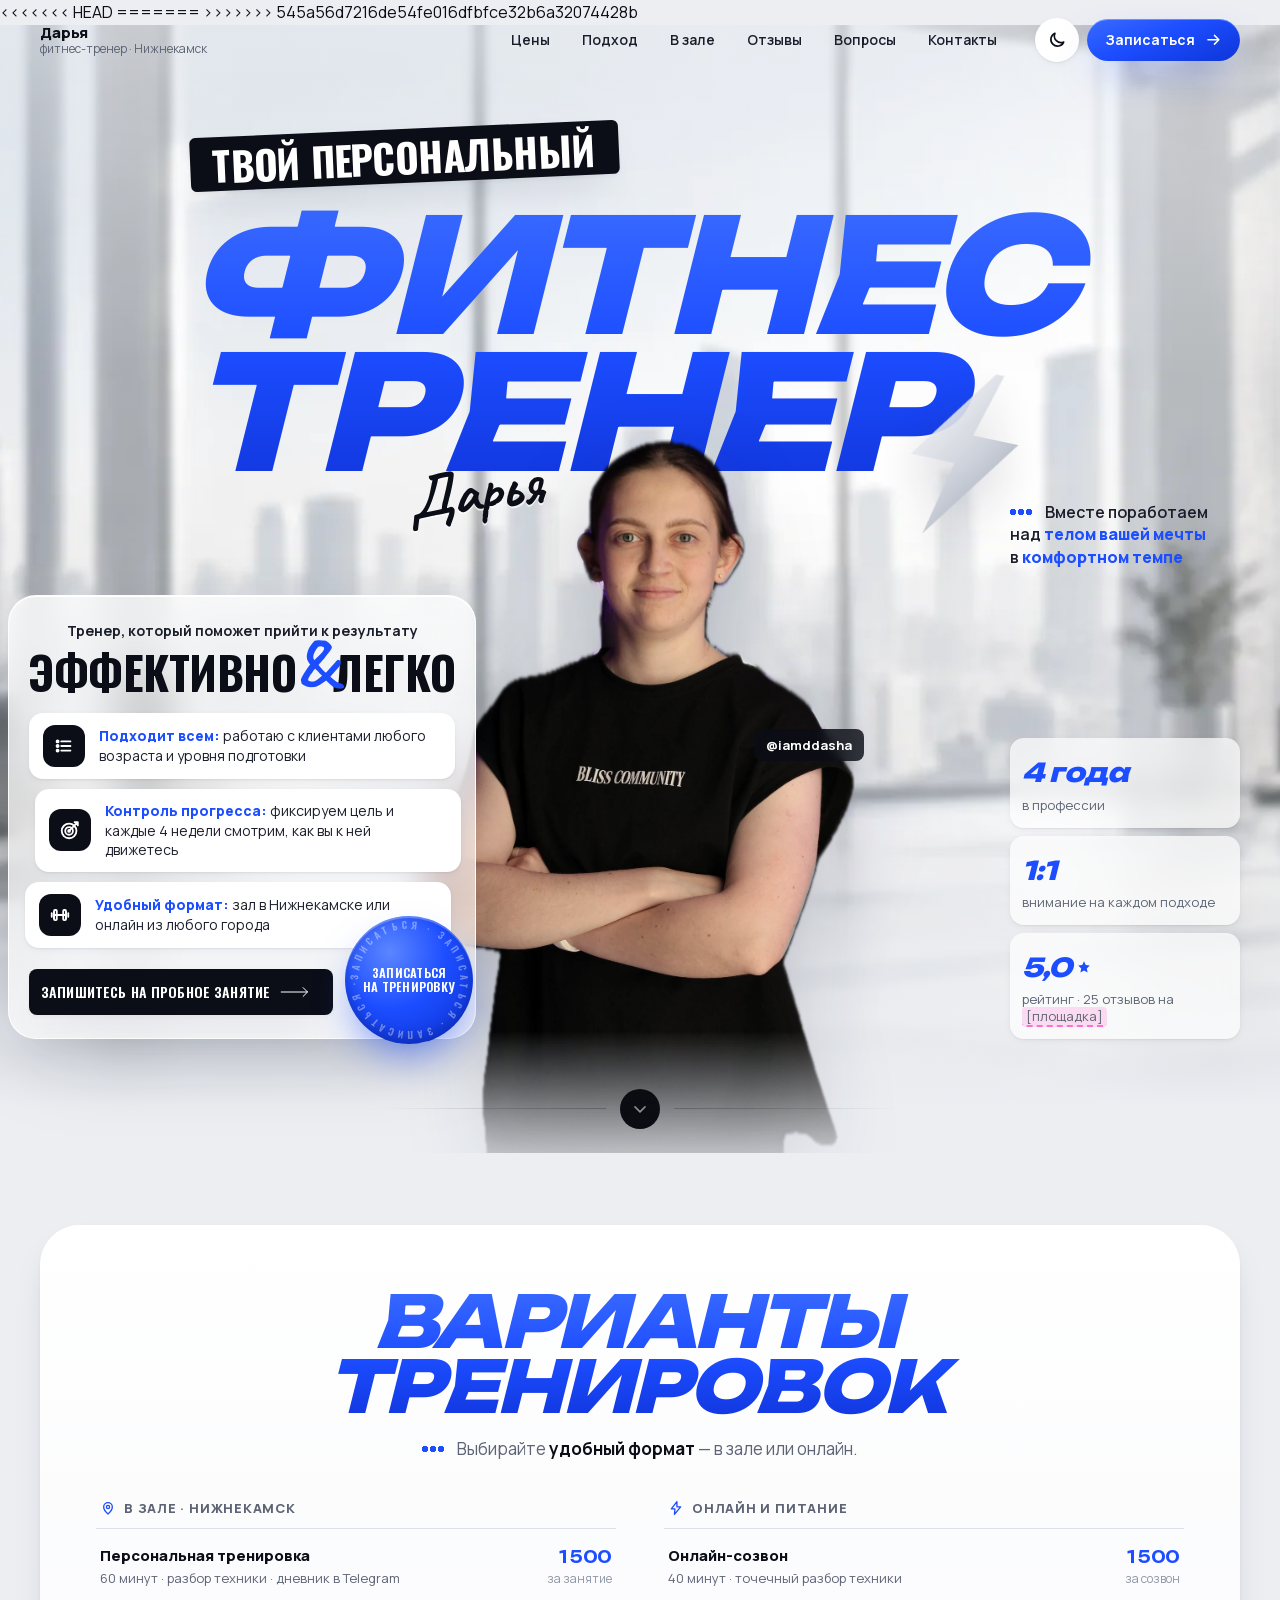
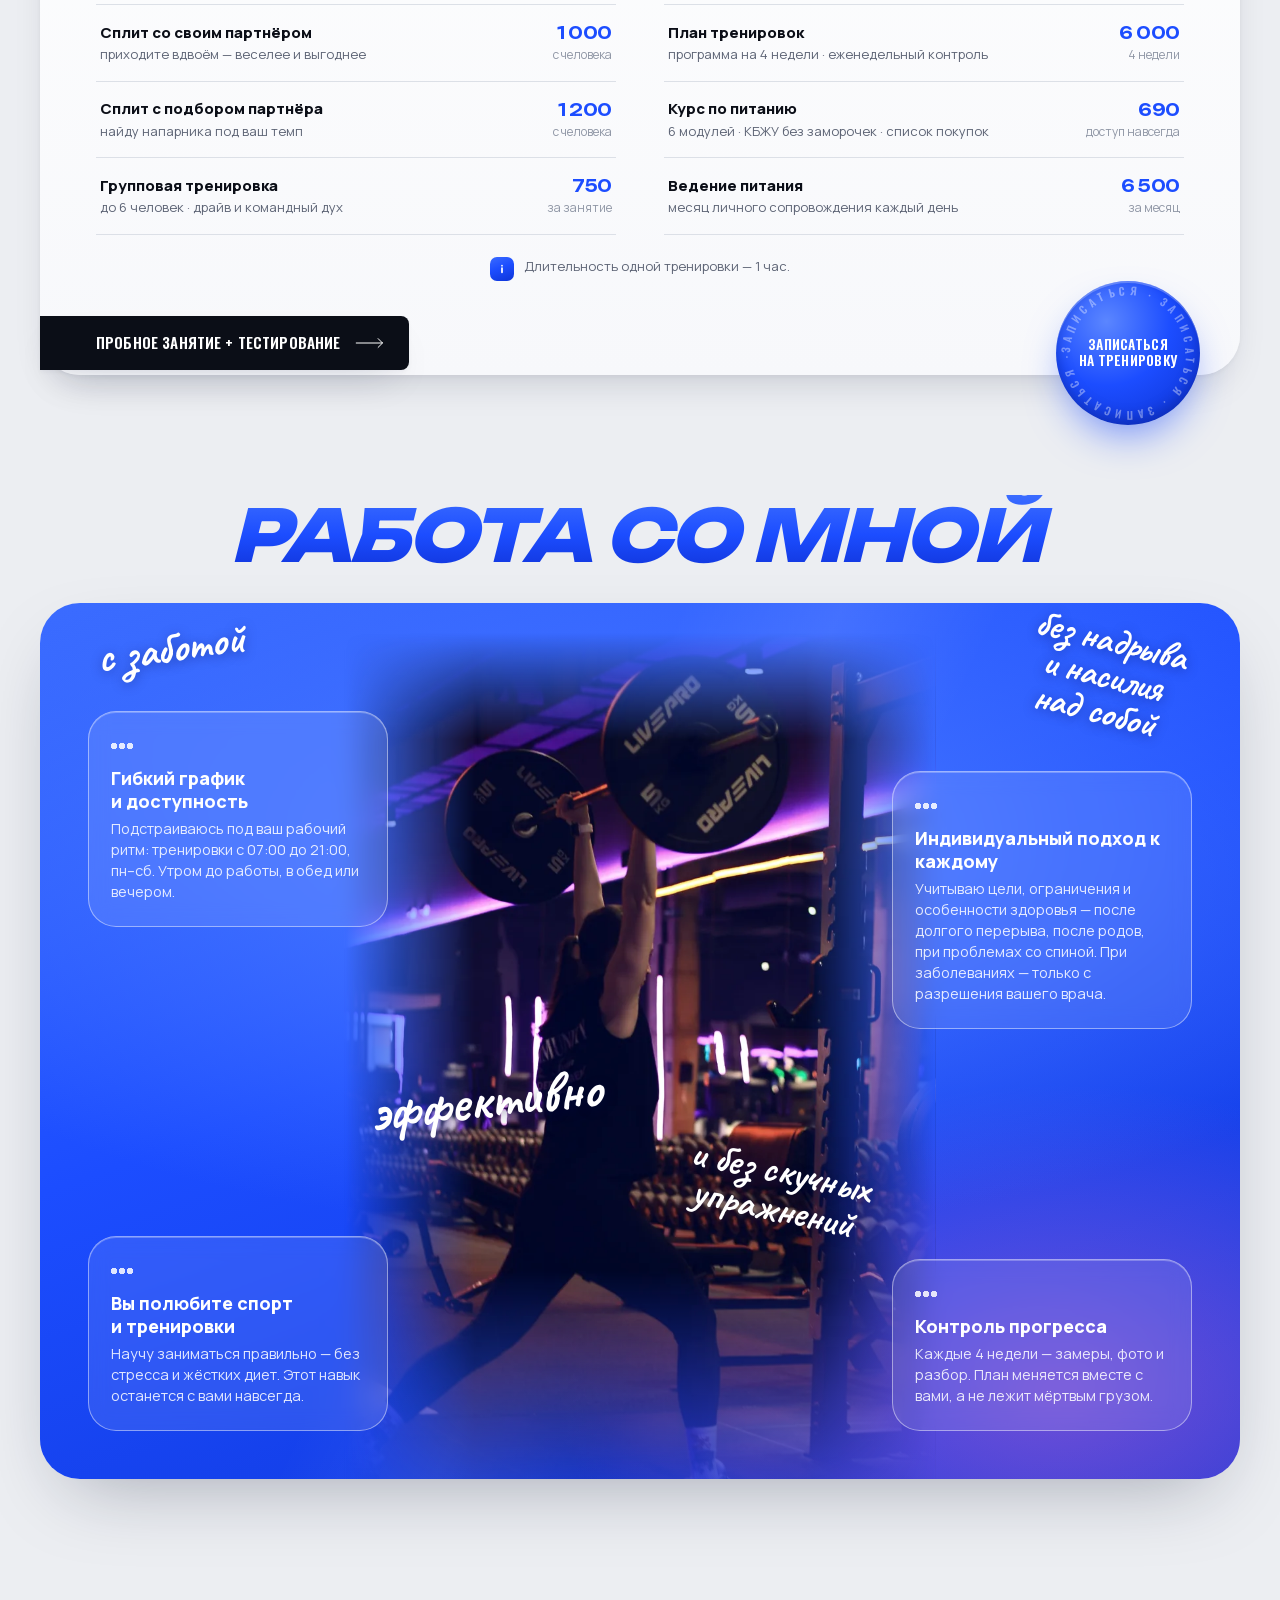
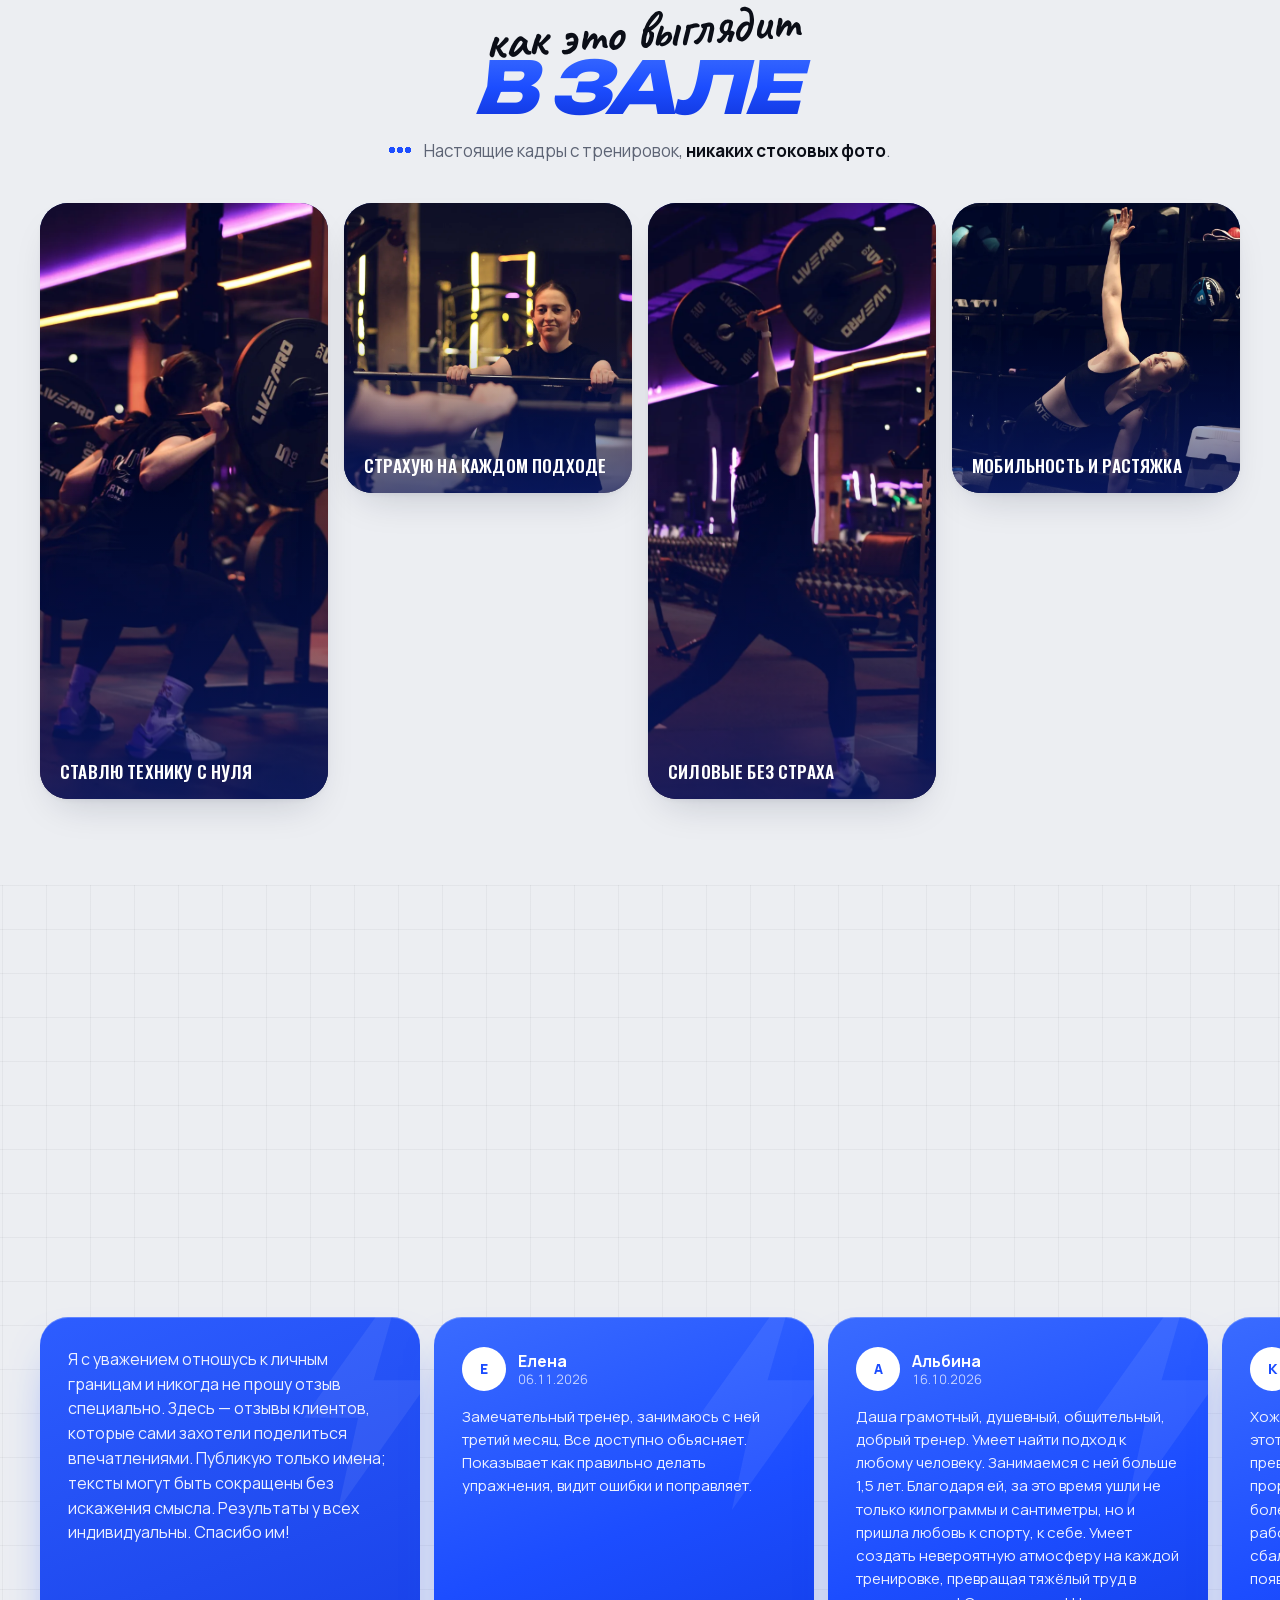
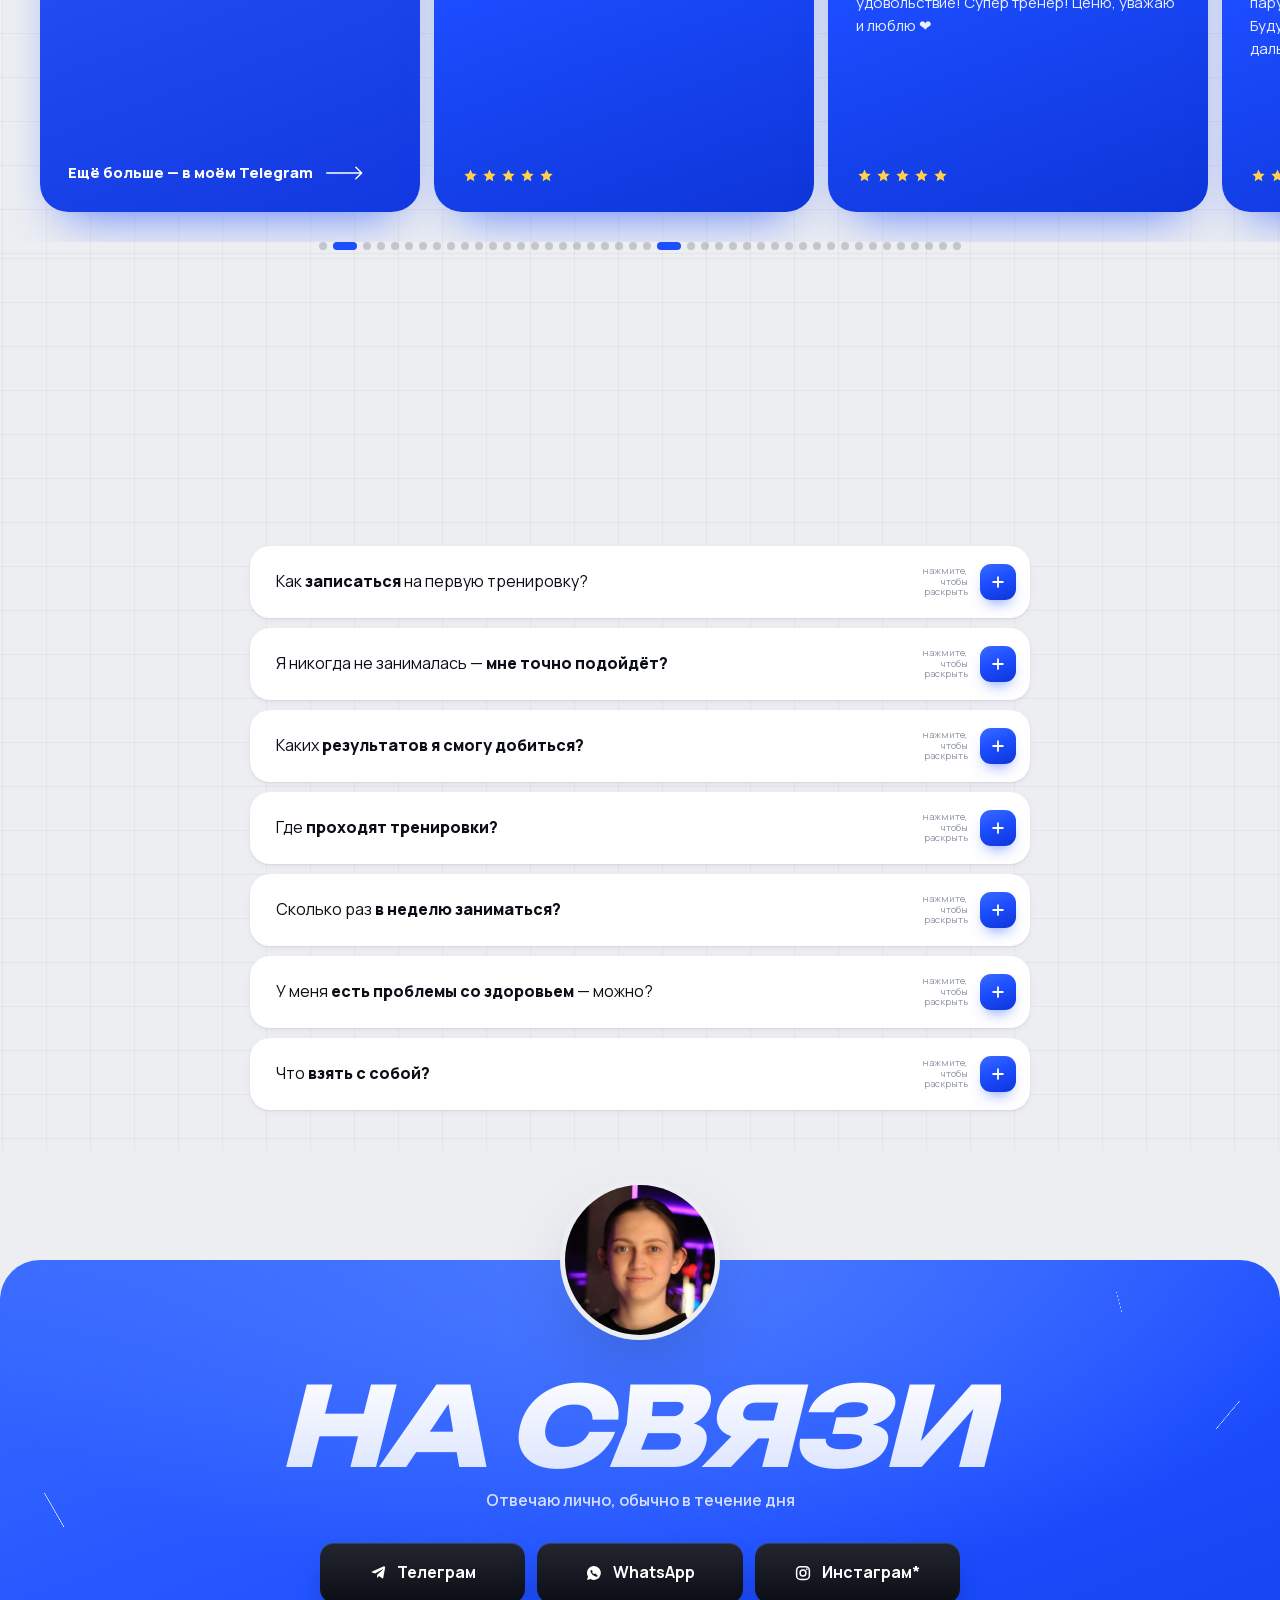
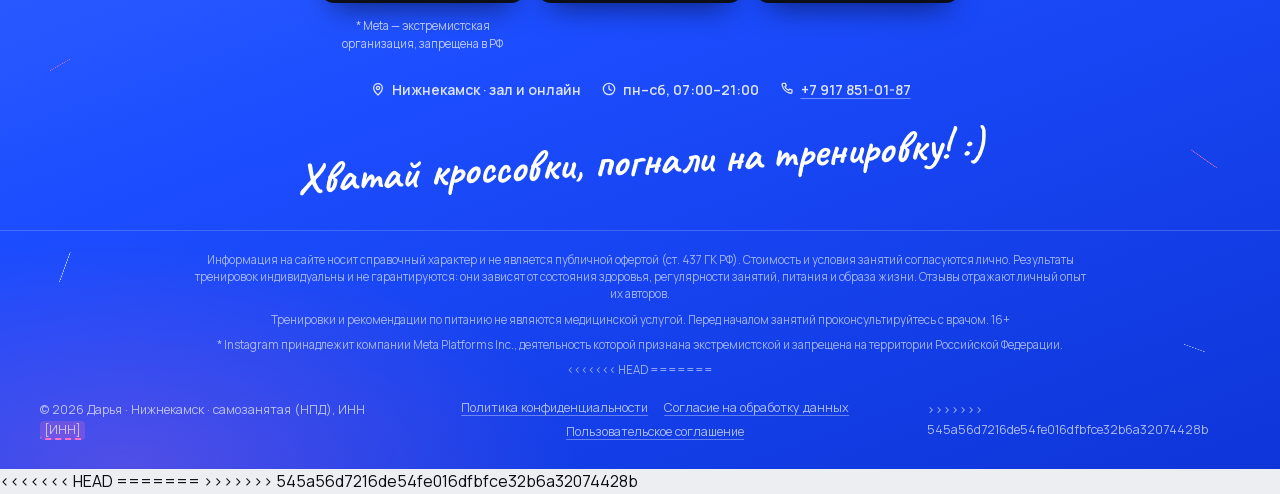
<file: index.html>
<!DOCTYPE html>
<html lang="ru">
<head>
<meta charset="utf-8">
<meta name="viewport" content="width=device-width, initial-scale=1, viewport-fit=cover">
<title>Дарья — персональный фитнес-тренер в Нижнекамске</title>
<meta name="description" content="Персональные, сплит- и групповые тренировки в Нижнекамске и онлайн. Программа под ваш график, питание без жёстких диет, контроль прогресса.">
<meta name="color-scheme" content="light dark">
<meta name="theme-color" content="#ECEEF2" media="(prefers-color-scheme: light)" data-theme-color="light">
<meta name="theme-color" content="#0B0E17" media="(prefers-color-scheme: dark)" data-theme-color="dark">
<script>
  /* apply the saved theme before first paint to avoid a light flash */
  (function () {
    try {
      var t = localStorage.getItem('theme');
      if (t === 'dark' || t === 'light') document.documentElement.setAttribute('data-theme', t);
    } catch (e) { /* storage blocked — follow the system theme */ }
  })();
</script>
<meta name="format-detection" content="telephone=no">
<link rel="canonical" href="https://manath-iq.github.io/trener-bot-site/">

<meta property="og:type" content="website">
<meta property="og:locale" content="ru_RU">
<meta property="og:title" content="Дарья — персональный фитнес-тренер в Нижнекамске">
<meta property="og:description" content="Тренировки в зале и онлайн, сплиты с партнёром, питание и техника. Работаем над телом вашей мечты — без надрыва и скучных упражнений.">
<meta property="og:url" content="https://manath-iq.github.io/trener-bot-site/">
<meta property="og:image" content="https://manath-iq.github.io/trener-bot-site/assets/img/og-cover.png">
<meta name="twitter:card" content="summary_large_image">

<link rel="icon" href="assets/img/favicon.svg" type="image/svg+xml">
<link rel="apple-touch-icon" href="assets/img/favicon.svg">
<link rel="preload" href="assets/fonts/unbounded-800-cyrillic.woff2" as="font" type="font/woff2" crossorigin>
<link rel="preload" href="assets/fonts/manrope-600-cyrillic.woff2" as="font" type="font/woff2" crossorigin>
<link rel="preload" href="assets/img/hero-bg.webp" as="image">
<link rel="stylesheet" href="assets/fonts/fonts.css?v=2">
<<<<<<< HEAD
<link rel="stylesheet" href="assets/css/styles.css?v=11">
=======
<link rel="stylesheet" href="assets/css/styles.css?v=9">
>>>>>>> 545a56d7216de54fe016dfbfce32b6a32074428b
<noscript><style>.cutout__img{opacity:1}.rv{opacity:1;transform:none}</style></noscript>
</head>
<body>

<!-- ============ ICON SPRITE ============ -->
<svg class="sprite" aria-hidden="true" focusable="false" width="0" height="0">
  <defs>
    <symbol id="i-arrow" viewBox="0 0 24 24"><path d="M4 12h15M13 6l6 6-6 6"/></symbol>
    <symbol id="i-arrow-long" viewBox="0 0 48 24"><path d="M2 12h42M37 5l7 7-7 7"/></symbol>
    <symbol id="i-check" viewBox="0 0 24 24"><path d="M4.5 12.5 9.5 17.5 19.5 6.5"/></symbol>
    <symbol id="i-star" viewBox="0 0 24 24"><path d="M12 3.5l2.6 5.6 6.1.8-4.5 4.2 1.2 6-5.4-3-5.4 3 1.2-6L3.3 9.9l6.1-.8z" fill="currentColor" stroke="none"/></symbol>
    <symbol id="i-pin" viewBox="0 0 24 24"><path d="M12 21s6.5-5.6 6.5-10.5A6.5 6.5 0 0 0 5.5 10.5C5.5 15.4 12 21 12 21z"/><circle cx="12" cy="10.5" r="2.4"/></symbol>
    <symbol id="i-clock" viewBox="0 0 24 24"><circle cx="12" cy="12" r="8.5"/><path d="M12 7.5V12l3.2 2"/></symbol>
    <symbol id="i-phone" viewBox="0 0 24 24"><path d="M6.5 3.5h3l1.4 3.6-2 1.5a10.5 10.5 0 0 0 5.5 5.5l1.5-2 3.6 1.4v3c0 1-.8 1.9-1.9 1.9A15.5 15.5 0 0 1 4.6 5.4c0-1 .9-1.9 1.9-1.9z"/></symbol>
    <symbol id="i-list" viewBox="0 0 24 24"><path d="M9 7h10M9 12h10M9 17h10"/><circle cx="5" cy="7" r="1.1" fill="currentColor"/><circle cx="5" cy="12" r="1.1" fill="currentColor"/><circle cx="5" cy="17" r="1.1" fill="currentColor"/></symbol>
    <symbol id="i-target" viewBox="0 0 24 24"><circle cx="11" cy="13" r="8"/><circle cx="11" cy="13" r="4.2"/><circle cx="11" cy="13" r="1" fill="currentColor"/><path d="M11 13 20.5 3.5M17 3.5h3.5V7"/></symbol>
    <symbol id="i-dumbbell" viewBox="0 0 24 24"><path d="M5.5 8.5v7M3 10v4M18.5 8.5v7M21 10v4M5.5 12h13"/><rect x="5.5" y="6.5" width="3" height="11" rx="1"/><rect x="15.5" y="6.5" width="3" height="11" rx="1"/></symbol>
    <symbol id="i-bolt" viewBox="0 0 24 24"><path d="M13.4 2.5 5 13.2h5.4L9.7 21.5 19 10.4h-5.6z"/></symbol>
    <symbol id="i-info" viewBox="0 0 24 24"><path d="M12 10.5v6.5M12 7v.01" stroke-width="2.6"/></symbol>
    <symbol id="i-chevron" viewBox="0 0 24 24"><path d="M6 9.5 12 15.5 18 9.5"/></symbol>
    <symbol id="i-plus" viewBox="0 0 24 24"><path d="M12 5.5v13M5.5 12h13"/></symbol>
    <symbol id="i-close" viewBox="0 0 24 24"><path d="M6 6l12 12M18 6 6 18"/></symbol>
    <symbol id="i-menu" viewBox="0 0 24 24"><path d="M4 8h16M4 16h16"/></symbol>
    <symbol id="i-copy" viewBox="0 0 24 24"><rect x="8.5" y="8.5" width="11" height="11" rx="2.5"/><path d="M15.5 8.5v-1a2.5 2.5 0 0 0-2.5-2.5H7a2.5 2.5 0 0 0-2.5 2.5V13a2.5 2.5 0 0 0 2.5 2.5h1"/></symbol>
    <symbol id="i-tg" viewBox="0 0 24 24"><path d="M21.6 4.3 19 18.4c-.2.9-.7 1.1-1.5.7l-4.1-3-2 1.9c-.2.2-.4.4-.8.4l.3-4.2 7.7-7c.3-.3 0-.5-.5-.2L8.2 12.6l-4.1-1.3c-.9-.3-.9-.9.2-1.3L19.8 3c.8-.3 1.5.2 1.3 1.3z" fill="currentColor" stroke="none"/></symbol>
    <symbol id="i-ig" viewBox="0 0 24 24"><rect x="3.5" y="3.5" width="17" height="17" rx="5"/><circle cx="12" cy="12" r="3.9"/><circle cx="17.1" cy="6.9" r="1.15" fill="currentColor" stroke="none"/></symbol>
    <symbol id="i-sun" viewBox="0 0 24 24"><circle cx="12" cy="12" r="4"/><path d="M12 2.5v2M12 19.5v2M4.6 4.6 6 6M18 18l1.4 1.4M2.5 12h2M19.5 12h2M4.6 19.4 6 18M18 6l1.4-1.4"/></symbol>
    <symbol id="i-moon" viewBox="0 0 24 24"><path d="M20 14.5A8 8 0 0 1 9.5 4a8 8 0 1 0 10.5 10.5z"/></symbol>
    <symbol id="i-wa" viewBox="0 0 24 24"><path d="M12 2.6a9.3 9.3 0 0 0-7.9 14.2l-1.4 4.6 4.7-1.3A9.3 9.3 0 1 0 12 2.6zm5.1 13c-.2.6-1.2 1.2-1.7 1.3-.5.1-1 .1-1.7-.1a11.8 11.8 0 0 1-5.8-5.1c-.4-.7-.6-1.4-.5-2 0-.5.5-1.4 1-1.6.3-.1.7-.1.9.1l.8 1.4c.1.2.1.4 0 .6l-.4.5c-.1.2-.2.3 0 .6.4.7 1.4 1.7 2.2 2.1.3.1.4.1.6-.1l.5-.5c.2-.2.4-.2.6-.1l1.4.8c.2.2.3.5.2.8z" fill="currentColor" stroke="none"/></symbol>
  </defs>
</svg>

<a class="skiplink" href="#hero">К содержанию</a>

<div class="progress" aria-hidden="true"><span class="progress__bar" data-progress></span></div>

<!-- ============ NAV ============ -->
<header class="nav" data-nav>
  <div class="shell nav__inner">
    <a class="brand" href="#hero" aria-label="Дарья — на главную">
      <span class="brand__text"><b>Дарья</b><i>фитнес-тренер · Нижнекамск</i></span>
    </a>

    <nav class="nav__links" aria-label="Основная навигация">
      <a href="#formats">Цены</a>
      <a href="#work">Подход</a>
      <a href="#gym">В зале</a>
      <a href="#reviews">Отзывы</a>
      <a href="#faq">Вопросы</a>
      <a href="#contact">Контакты</a>
    </nav>

    <div class="nav__side">
      <button class="themebtn" type="button" data-theme-toggle aria-label="Тёмная тема" aria-pressed="false">
        <svg class="ic themebtn__moon" aria-hidden="true"><use href="#i-moon"/></svg>
        <svg class="ic themebtn__sun" aria-hidden="true"><use href="#i-sun"/></svg>
      </button>
      <button class="btn btn--primary btn--sm nav__cta" type="button" data-open-modal>
        <span>Записаться</span>
        <svg class="ic" aria-hidden="true"><use href="#i-arrow"/></svg>
      </button>
      <button class="burger" type="button" aria-label="Меню" aria-expanded="false" data-burger>
        <svg class="ic" aria-hidden="true"><use href="#i-menu"/></svg>
      </button>
    </div>
  </div>

  <div class="nav__panel" data-nav-panel hidden>
    <a href="#formats">Варианты тренировок</a>
    <a href="#work">Работа со мной</a>
    <a href="#gym">В зале</a>
    <a href="#reviews">Отзывы</a>
    <a href="#faq">Частые вопросы</a>
    <a href="#contact">На связи</a>
    <button class="nav__theme" type="button" data-theme-toggle aria-pressed="false">
      <svg class="ic themebtn__moon" aria-hidden="true"><use href="#i-moon"/></svg>
      <svg class="ic themebtn__sun" aria-hidden="true"><use href="#i-sun"/></svg>
      <span data-theme-label>Тёмная тема</span>
    </button>
    <button class="btn btn--primary btn--wide" type="button" data-open-modal>
      <span>Записаться на тренировку</span>
      <svg class="ic" aria-hidden="true"><use href="#i-arrow"/></svg>
    </button>
  </div>
</header>

<main>

<!-- ============ HERO ============ -->
<section class="hero" id="hero">
  <div class="hero__bg" aria-hidden="true"></div>

  <div class="shell hero__stage">
    <div class="hero__head">
      <div class="hero__titlebox">
        <span class="label rv" data-reveal>Твой персональный</span>
        <h1 class="hero__title display rv" data-reveal style="--i:1">
          <span>Фитнес</span>
          <span>тренер</span>
        </h1>
        <p class="hero__sub rv" data-reveal style="--i:2">
          <span class="dots" aria-hidden="true"></span>
          Вместе поработаем над <b>телом вашей мечты</b> в&nbsp;<b>комфортном темпе</b>
        </p>
      </div>
    </div>

    <div class="hero__media">
      <svg class="hero__bolt" viewBox="0 0 100 130" aria-hidden="true" data-parallax="0.08">
        <defs>
          <linearGradient id="bolt-g" x1="0" y1="0" x2="1" y2="1">
            <stop offset="0" stop-color="#FFFFFF"/>
            <stop offset=".55" stop-color="#C9CED8"/>
            <stop offset="1" stop-color="#8E96A6"/>
          </linearGradient>
        </defs>
        <path d="M62 4 14 72h32L34 126l54-76H55L68 4z" fill="url(#bolt-g)"/>
      </svg>

      <figure class="cutout cutout--hero" data-cutout>
        <img class="cutout__img" src="assets/img/daria-hero.webp?v=2" alt="Дарья, персональный фитнес-тренер" width="1024" height="1813" fetchpriority="high">
      </figure>

      <span class="hero__sign script" aria-hidden="true">Дарья</span>
      <span class="hero__handle">@iamddasha</span>
    </div>

    <div class="hero__card glass rv" data-reveal style="--i:3">
      <p class="hero__kicker">Тренер, который поможет прийти к результату</p>
      <p class="hero__motto"><span>Эффективно</span><span class="amp script" aria-hidden="true">&amp;</span><span>легко</span></p>

      <ul class="perks">
        <li class="perk">
          <span class="perk__ic"><svg class="ic" aria-hidden="true"><use href="#i-list"/></svg></span>
          <p><b>Подходит всем:</b> работаю с клиентами любого возраста и уровня подготовки</p>
        </li>
        <li class="perk">
          <span class="perk__ic"><svg class="ic" aria-hidden="true"><use href="#i-target"/></svg></span>
          <p><b>Контроль прогресса:</b> фиксируем цель и каждые 4 недели смотрим, как вы к ней движетесь</p>
        </li>
        <li class="perk">
          <span class="perk__ic"><svg class="ic" aria-hidden="true"><use href="#i-dumbbell"/></svg></span>
          <p><b>Удобный формат:</b> зал в Нижнекамске или онлайн из любого города</p>
        </li>
      </ul>

      <div class="cta-row">
        <button class="strip" type="button" data-open-modal data-preset="Пробная тренировка">
          <span>Запишитесь на пробное занятие</span>
          <svg class="ic" aria-hidden="true"><use href="#i-arrow-long"/></svg>
        </button>
        <button class="badge" type="button" data-open-modal data-magnetic aria-label="Записаться на тренировку">
          <svg class="badge__ring" viewBox="0 0 200 200" aria-hidden="true">
            <path id="ring-1" d="M100 100m-80 0a80 80 0 1 1 160 0a80 80 0 1 1-160 0" fill="none"/>
            <text><textPath href="#ring-1" textLength="500">ЗАПИСАТЬСЯ · ЗАПИСАТЬСЯ · ЗАПИСАТЬСЯ · </textPath></text>
          </svg>
          <span class="badge__text">Записаться<br>на тренировку</span>
        </button>
      </div>
    </div>

    <dl class="hero__stats rv" data-reveal style="--i:4">
      <div><dt>4 года</dt><dd>в профессии</dd></div>
      <div><dt>1:1</dt><dd>внимание на каждом подходе</dd></div>
      <div><dt>5,0<svg class="ic" aria-hidden="true"><use href="#i-star"/></svg></dt><dd>рейтинг · 25 отзывов на <span class="ph">[площадка]</span></dd></div>
    </dl>
  </div>

  <a class="scrollcue" href="#formats" aria-label="Листать дальше">
    <span class="scrollcue__btn"><svg class="ic" aria-hidden="true"><use href="#i-chevron"/></svg></span>
  </a>
</section>

<!-- ============ PRICES ============ -->
<section class="sec" id="formats">
  <div class="shell">
    <div class="panel prices rv" data-reveal>
      <h2 class="display display--center">Варианты<br>тренировок</h2>
      <p class="lead lead--center">
        <span class="dots" aria-hidden="true"></span>
        Выбирайте <b>удобный формат</b> — в зале или онлайн.
      </p>

      <div class="pricing">
        <div class="pricegroup">
          <h3 class="pricegroup__title"><svg class="ic" aria-hidden="true"><use href="#i-pin"/></svg>В зале · Нижнекамск</h3>
          <ul class="pricelist">
            <li class="pricerow">
              <span class="pricerow__main"><b>Персональная тренировка</b><i>60 минут · разбор техники · дневник в Telegram</i></span>
              <span class="pricerow__price"><span class="pricebox"><b>1 500</b><i>за занятие</i></span></span>
            </li>
            <li class="pricerow">
              <span class="pricerow__main"><b>Сплит со своим партнёром</b><i>приходите вдвоём — веселее и выгоднее</i></span>
              <span class="pricerow__price"><span class="pricebox"><b>1 000</b><i>с человека</i></span></span>
            </li>
            <li class="pricerow">
              <span class="pricerow__main"><b>Сплит с подбором партнёра</b><i>найду напарника под ваш темп</i></span>
              <span class="pricerow__price"><span class="pricebox"><b>1 200</b><i>с человека</i></span></span>
            </li>
            <li class="pricerow">
              <span class="pricerow__main"><b>Групповая тренировка</b><i>до 6 человек · драйв и командный дух</i></span>
              <span class="pricerow__price"><span class="pricebox"><b>750</b><i>за занятие</i></span></span>
            </li>
          </ul>
        </div>

        <div class="pricegroup">
          <h3 class="pricegroup__title"><svg class="ic" aria-hidden="true"><use href="#i-bolt"/></svg>Онлайн и питание</h3>
          <ul class="pricelist">
            <li class="pricerow">
              <span class="pricerow__main"><b>Онлайн-созвон</b><i>40 минут · точечный разбор техники</i></span>
              <span class="pricerow__price"><span class="pricebox"><b>1 500</b><i>за созвон</i></span></span>
            </li>
            <li class="pricerow">
              <span class="pricerow__main"><b>План тренировок</b><i>программа на 4 недели · еженедельный контроль</i></span>
              <span class="pricerow__price"><span class="pricebox"><b>6 000</b><i>4 недели</i></span></span>
            </li>
            <li class="pricerow">
              <span class="pricerow__main"><b>Курс по питанию</b><i>6 модулей · КБЖУ без заморочек · список покупок</i></span>
              <span class="pricerow__price"><span class="pricebox"><b>690</b><i>доступ навсегда</i></span></span>
            </li>
            <li class="pricerow">
              <span class="pricerow__main"><b>Ведение питания</b><i>месяц личного сопровождения каждый день</i></span>
              <span class="pricerow__price"><span class="pricebox"><b>6 500</b><i>за месяц</i></span></span>
            </li>
          </ul>
        </div>
      </div>

      <p class="note">
        <span class="note__ic"><svg class="ic" aria-hidden="true"><use href="#i-info"/></svg></span>
        Длительность одной тренировки — 1 час.
      </p>

      <div class="cta-row cta-row--panel">
        <button class="strip" type="button" data-open-modal data-preset="Пробная тренировка">
          <span>Пробное занятие + тестирование</span>
          <svg class="ic" aria-hidden="true"><use href="#i-arrow-long"/></svg>
        </button>
        <button class="badge" type="button" data-open-modal data-magnetic aria-label="Записаться на тренировку">
          <svg class="badge__ring" viewBox="0 0 200 200" aria-hidden="true">
            <path id="ring-2" d="M100 100m-80 0a80 80 0 1 1 160 0a80 80 0 1 1-160 0" fill="none"/>
            <text><textPath href="#ring-2" textLength="500">ЗАПИСАТЬСЯ · ЗАПИСАТЬСЯ · ЗАПИСАТЬСЯ · </textPath></text>
          </svg>
          <span class="badge__text">Записаться<br>на тренировку</span>
        </button>
      </div>
    </div>
  </div>
</section>

<!-- ============ WORK WITH ME ============ -->
<section class="sec" id="work">
  <div class="shell">
    <h2 class="display display--center rv" data-reveal>Работа со мной</h2>

    <div class="work rv" data-reveal style="--i:1">
      <div class="work__photo" aria-hidden="true">
        <img src="assets/img/gym-press.webp" alt="" width="900" height="1350" loading="lazy">
      </div>

      <span class="script work__s work__s--1" aria-hidden="true">с заботой</span>
      <span class="script work__s work__s--2" aria-hidden="true">без надрыва<br>и насилия<br>над собой</span>
      <span class="script work__s work__s--3" aria-hidden="true">эффективно</span>
      <span class="script work__s work__s--4" aria-hidden="true">и без скучных<br>упражнений</span>

      <article class="wcard wcard--1">
        <span class="dots dots--light" aria-hidden="true"></span>
        <h3>Гибкий график и&nbsp;доступность</h3>
        <p>Подстраиваюсь под ваш рабочий ритм: тренировки с 07:00 до 21:00, пн–сб. Утром до работы, в обед или вечером.</p>
      </article>
      <article class="wcard wcard--2">
        <span class="dots dots--light" aria-hidden="true"></span>
        <h3>Индивидуальный подход к каждому</h3>
        <p>Учитываю цели, ограничения и особенности здоровья — после долгого перерыва, после родов, при проблемах со спиной. При заболеваниях — только с разрешения вашего врача.</p>
      </article>
      <article class="wcard wcard--3">
        <span class="dots dots--light" aria-hidden="true"></span>
        <h3>Вы полюбите спорт и&nbsp;тренировки</h3>
        <p>Научу заниматься правильно — без стресса и жёстких диет. Этот навык останется с вами навсегда.</p>
      </article>
      <article class="wcard wcard--4">
        <span class="dots dots--light" aria-hidden="true"></span>
        <h3>Контроль прогресса</h3>
        <p>Каждые 4 недели — замеры, фото и разбор. План меняется вместе с вами, а не лежит мёртвым грузом.</p>
      </article>
    </div>
  </div>
</section>

<!-- ============ IN THE GYM ============ -->
<section class="sec" id="gym">
  <div class="shell">
    <header class="gymhead">
      <span class="script gymhead__pre rv" data-reveal>как это выглядит</span>
      <h2 class="display display--center rv" data-reveal style="--i:1">В зале</h2>
      <p class="lead lead--center rv" data-reveal style="--i:2">
        <span class="dots" aria-hidden="true"></span>
        Настоящие кадры с тренировок, <b>никаких стоковых фото</b>.
      </p>
    </header>

    <div class="gym">
      <figure class="gym__item gym__item--tall rv" data-reveal style="--i:1; --pos: 50% 60%">
        <img src="assets/img/gym-squat.webp" alt="Дарья приседает со штангой в силовой раме" width="900" height="1350" loading="lazy">
        <figcaption>Ставлю технику с нуля</figcaption>
      </figure>
      <figure class="gym__item rv" data-reveal style="--i:2; --pos: 60% 40%">
        <img src="assets/img/gym-coach.webp" alt="Дарья берёт гриф, рядом страхующий" width="900" height="1350" loading="lazy">
        <figcaption>Страхую на каждом подходе</figcaption>
      </figure>
      <figure class="gym__item gym__item--tall rv" data-reveal style="--i:3; --pos: 40% 50%">
        <img src="assets/img/gym-press.webp" alt="Дарья выжимает штангу над головой в выпаде" width="900" height="1350" loading="lazy">
        <figcaption>Силовые без страха</figcaption>
      </figure>
      <figure class="gym__item rv" data-reveal style="--i:4; --pos: 50% 62%">
        <img src="assets/img/gym-stretch.webp" alt="Дарья делает растяжку с поворотом корпуса на коврике" width="900" height="1350" loading="lazy">
        <figcaption>Мобильность и растяжка</figcaption>
      </figure>
      <figure class="gym__item rv" data-reveal style="--i:5; --pos: 50% 55%">
        <img src="assets/img/gym-goblet.webp" alt="Дарья делает гоблет-присед с гантелью" width="900" height="1350" loading="lazy">
        <figcaption>Ноги и ягодицы</figcaption>
      </figure>
      <figure class="gym__item rv" data-reveal style="--i:6; --pos: 50% 65%">
        <img src="assets/img/gym-kit.webp" alt="Гантели, гиря и блин на полу зала" width="900" height="1350" loading="lazy">
        <figcaption>Веса подберу под вас</figcaption>
      </figure>
    </div>

    <div class="gym__cta rv" data-reveal>
      <button class="strip" type="button" data-open-modal data-preset="Пробная тренировка">
        <span>Хочу на пробную тренировку</span>
        <svg class="ic" aria-hidden="true"><use href="#i-arrow-long"/></svg>
      </button>
    </div>
  </div>
</section>

<!-- ============ REVIEWS ============ -->
<section class="sec sec--grid" id="reviews">
  <div class="shell">
    <header class="revhead">
      <span class="script revhead__pre rv" data-reveal>ваши</span>
      <h2 class="display display--huge revhead__title rv" data-reveal style="--i:1">отзывы</h2>
      <div class="revhead__side rv" data-reveal style="--i:2">
        <span class="rating"><b>5,0</b><svg class="ic" aria-hidden="true"><use href="#i-star"/></svg><i>25 отзывов</i></span>
        <div class="rev-nav">
          <button class="round-btn round-btn--prev" type="button" data-rev-prev aria-label="Предыдущий отзыв">
            <svg class="ic" aria-hidden="true"><use href="#i-arrow"/></svg>
          </button>
          <button class="round-btn" type="button" data-rev-next aria-label="Следующий отзыв">
            <svg class="ic" aria-hidden="true"><use href="#i-arrow"/></svg>
          </button>
        </div>
      </div>
    </header>
  </div>

  <div class="reviews" data-reviews>
    <div class="reviews__track" data-rev-track tabindex="0" aria-label="Отзывы клиентов, листаются в сторону">

      <article class="review review--intro">
        <p>Я с уважением отношусь к личным границам и никогда не прошу отзыв специально. Здесь — отзывы клиентов, которые сами захотели поделиться впечатлениями. Публикую только имена; тексты могут быть сокращены без искажения смысла. Результаты у всех индивидуальны. Спасибо им!</p>
        <a class="review__more" href="https://t.me/iamddasha1" target="_blank" rel="noopener noreferrer">
          <span>Ещё больше — в моём Telegram</span>
          <svg class="ic" aria-hidden="true"><use href="#i-arrow-long"/></svg>
        </a>
      </article>

      <article class="review">
        <div class="review__top">
          <span class="review__ava" aria-hidden="true">Е</span>
          <div class="review__who"><b>Елена</b><time datetime="2026-11-06">06.11.2026</time></div>
        </div>
        <p>Замечательный тренер, занимаюсь с ней третий месяц. Все доступно обьясняет. Показывает как правильно делать упражнения, видит ошибки и поправляет.</p>
        <span class="stars" role="img" aria-label="Оценка 5 из 5"><svg class="ic" aria-hidden="true"><use href="#i-star"/></svg><svg class="ic" aria-hidden="true"><use href="#i-star"/></svg><svg class="ic" aria-hidden="true"><use href="#i-star"/></svg><svg class="ic" aria-hidden="true"><use href="#i-star"/></svg><svg class="ic" aria-hidden="true"><use href="#i-star"/></svg></span>
      </article>

      <article class="review">
        <div class="review__top">
          <span class="review__ava" aria-hidden="true">А</span>
          <div class="review__who"><b>Альбина</b><time datetime="2026-10-16">16.10.2026</time></div>
        </div>
        <p>Даша грамотный, душевный, общительный, добрый тренер. Умеет найти подход к любому человеку. Занимаемся с ней больше 1,5 лет. Благодаря ей, за это время ушли не только килограммы и сантиметры, но и пришла любовь к спорту, к себе. Умеет создать невероятную атмосферу на каждой тренировке, превращая тяжёлый труд в удовольствие! Супер тренер! Ценю, уважаю и люблю ❤️</p>
        <span class="stars" role="img" aria-label="Оценка 5 из 5"><svg class="ic" aria-hidden="true"><use href="#i-star"/></svg><svg class="ic" aria-hidden="true"><use href="#i-star"/></svg><svg class="ic" aria-hidden="true"><use href="#i-star"/></svg><svg class="ic" aria-hidden="true"><use href="#i-star"/></svg><svg class="ic" aria-hidden="true"><use href="#i-star"/></svg></span>
      </article>

      <article class="review">
        <div class="review__top">
          <span class="review__ava" aria-hidden="true">К</span>
          <div class="review__who"><b>Кристина</b><time datetime="2026-09-16">16.09.2026</time></div>
        </div>
        <p>Хожу на тренировки в Дарье уже месяц. За этот короткий промежуток уже увидела превосходные результаты в зеркале, прорисовался пресс, поднялась попа, стала более выносливой, когда поднимаюсь на работу не запыхаюсь. Дарья составила сбалансированный рацион питания. У меня появилась легкость в желудке и я сбросила пару лишних килограмм. Огромное спасибо! Буду продолжать тренироваться с Вами дальше! Чмок</p>
        <span class="stars" role="img" aria-label="Оценка 5 из 5"><svg class="ic" aria-hidden="true"><use href="#i-star"/></svg><svg class="ic" aria-hidden="true"><use href="#i-star"/></svg><svg class="ic" aria-hidden="true"><use href="#i-star"/></svg><svg class="ic" aria-hidden="true"><use href="#i-star"/></svg><svg class="ic" aria-hidden="true"><use href="#i-star"/></svg></span>
      </article>

      <article class="review">
        <div class="review__top">
          <span class="review__ava" aria-hidden="true">А</span>
          <div class="review__who"><b>Анастасия</b><time datetime="2026-09-15">15.09.2026</time></div>
        </div>
        <p>Знаю Дарью давно, занималась под ее руководством в другом клубе. Также вместе ездили на Гонку Героев, уже знакома с ней 6 лет. Дарья очень отзывчивый, добрый, мотивирующий тренер. Четко и понятно показывает и объясняет! Она подготовит вас и к соревнованиям, ГТО, а если вы новичок, то поставит технику и всему научит, а также составит план питания. Рекомендую!</p>
        <span class="stars" role="img" aria-label="Оценка 5 из 5"><svg class="ic" aria-hidden="true"><use href="#i-star"/></svg><svg class="ic" aria-hidden="true"><use href="#i-star"/></svg><svg class="ic" aria-hidden="true"><use href="#i-star"/></svg><svg class="ic" aria-hidden="true"><use href="#i-star"/></svg><svg class="ic" aria-hidden="true"><use href="#i-star"/></svg></span>
      </article>

      <article class="review">
        <div class="review__top">
          <span class="review__ava" aria-hidden="true">Т</span>
          <div class="review__who"><b>Татьяна</b><time datetime="2026-08-26">26.08.2026</time></div>
        </div>
        <p>Так как в зале начала заниматься впервые, то поняла, что мне нужен тренер. Моими критериями к тренеру были: тактичность, пунктуальность, ответственность, знание своего дела. Моими целями были: &quot;поставить&quot; технику, стать выносливее.<br>Я выбрала Дарью. И не ошиблась! С Дарьей очень комфортно, нет страха показаться глупой, задав, казалось бы, банальный вопрос - все объяснит. С упражнениями также. Всегда заинтересована в прогрессе, все тренировки фиксирует письменно.Спасибо за продуктивные тренировки</p>
        <span class="stars" role="img" aria-label="Оценка 5 из 5"><svg class="ic" aria-hidden="true"><use href="#i-star"/></svg><svg class="ic" aria-hidden="true"><use href="#i-star"/></svg><svg class="ic" aria-hidden="true"><use href="#i-star"/></svg><svg class="ic" aria-hidden="true"><use href="#i-star"/></svg><svg class="ic" aria-hidden="true"><use href="#i-star"/></svg></span>
      </article>

      <article class="review">
        <div class="review__top">
          <span class="review__ava" aria-hidden="true">О</span>
          <div class="review__who"><b>Ольга</b><time datetime="2026-07-10">10.07.2026</time></div>
        </div>
        <p>Дарья - супер тренер! Это человек душа 💫 Максимально ответственно подходит к делу. Я ходила к ней в мини группах, отличный подход, супер комфортно ⚡ Если еще не выбрали тренера, go к ней ✨</p>
        <span class="stars" role="img" aria-label="Оценка 5 из 5"><svg class="ic" aria-hidden="true"><use href="#i-star"/></svg><svg class="ic" aria-hidden="true"><use href="#i-star"/></svg><svg class="ic" aria-hidden="true"><use href="#i-star"/></svg><svg class="ic" aria-hidden="true"><use href="#i-star"/></svg><svg class="ic" aria-hidden="true"><use href="#i-star"/></svg></span>
      </article>

      <article class="review">
        <div class="review__top">
          <span class="review__ava" aria-hidden="true">Г</span>
          <div class="review__who"><b>Гульнара</b><time datetime="2026-07-09">09.07.2026</time></div>
        </div>
        <p>Дарья Руслановна— прекрасный тренер! 🌟 Очень внимательная, профессиональная и мотивирующая. Тренировки проходят комфортно, интересно и при этом эффективно. Всегда поддержит🫂, объяснит технику и подберёт нагрузку под возможности и цели. С ней действительно хочется заниматься и не пропускать тренировки💪.<br><br>Все супер, я очень довольна и с удовольствием рекомендую Дарью❤️ всем, кто ищет грамотного и приятного фитнес-тренера!</p>
        <span class="stars" role="img" aria-label="Оценка 5 из 5"><svg class="ic" aria-hidden="true"><use href="#i-star"/></svg><svg class="ic" aria-hidden="true"><use href="#i-star"/></svg><svg class="ic" aria-hidden="true"><use href="#i-star"/></svg><svg class="ic" aria-hidden="true"><use href="#i-star"/></svg><svg class="ic" aria-hidden="true"><use href="#i-star"/></svg></span>
      </article>

      <article class="review">
        <div class="review__top">
          <span class="review__ava" aria-hidden="true">М</span>
          <div class="review__who"><b>Мария</b><time datetime="2026-06-09">09.06.2026</time></div>
        </div>
        <p>Мне 75 лет.Начала заниматься с Дарьей стало чувствовать себя лучше.Хорошо находит со всеми общий язык.Я ходила с палками, а сейчас хожу без них.Спасибо Дарье Руслановне!</p>
        <span class="stars" role="img" aria-label="Оценка 5 из 5"><svg class="ic" aria-hidden="true"><use href="#i-star"/></svg><svg class="ic" aria-hidden="true"><use href="#i-star"/></svg><svg class="ic" aria-hidden="true"><use href="#i-star"/></svg><svg class="ic" aria-hidden="true"><use href="#i-star"/></svg><svg class="ic" aria-hidden="true"><use href="#i-star"/></svg></span>
      </article>

      <article class="review">
        <div class="review__top">
          <span class="review__ava" aria-hidden="true">М</span>
          <div class="review__who"><b>Мяу</b><time datetime="2026-03-24">24.03.2026</time></div>
        </div>
        <p>Дарья лучшая! Мне очень понравилось то, что она не даёт расслабиться когда казалось бы пропадают мотивация и силы, помогает добить подходы до конца, поддерживает, следит за правильностью выполнения упражнений, а так же с ней можно поговорить по душам между подходами🥰 Очень приятная девушка, советую 💘</p>
        <span class="stars" role="img" aria-label="Оценка 5 из 5"><svg class="ic" aria-hidden="true"><use href="#i-star"/></svg><svg class="ic" aria-hidden="true"><use href="#i-star"/></svg><svg class="ic" aria-hidden="true"><use href="#i-star"/></svg><svg class="ic" aria-hidden="true"><use href="#i-star"/></svg><svg class="ic" aria-hidden="true"><use href="#i-star"/></svg></span>
      </article>

      <article class="review">
        <div class="review__top">
          <span class="review__ava" aria-hidden="true">И</span>
          <div class="review__who"><b>Ирина</b><time datetime="2026-01-28">28.01.2026</time></div>
        </div>
        <p>Благодарю тренера Дарью за профессиональный подход к тренировкам и внимательное отношение к каждому клиенту! Особенно хочу отметить её умение грамотно составить программу тренировок с учётом индивидуальных особенностей и целей. Каждое занятие проходит максимально эффективно благодаря чёткой структуре и грамотной технике выполнения упражнений.<br>Дарья всегда следит за правильностью выполнения упражнений, корректирует ошибки и мотивирует на достижение новых результатов! От всей души рекомендую Дарью</p>
        <span class="stars" role="img" aria-label="Оценка 5 из 5"><svg class="ic" aria-hidden="true"><use href="#i-star"/></svg><svg class="ic" aria-hidden="true"><use href="#i-star"/></svg><svg class="ic" aria-hidden="true"><use href="#i-star"/></svg><svg class="ic" aria-hidden="true"><use href="#i-star"/></svg><svg class="ic" aria-hidden="true"><use href="#i-star"/></svg></span>
      </article>

      <article class="review">
        <div class="review__top">
          <span class="review__ava" aria-hidden="true">Э</span>
          <div class="review__who"><b>Эльвира</b><time datetime="2026-01-27">27.01.2026</time></div>
        </div>
        <p>В спорте новичок. В рандомный день решила, что хочу здоровое, подтянутое тело. Заниматься дома:лень, некогда,устала.Абонементы в зал ранее приобретала, но толком не ходила. Поняла, что без персонального тренера мне не обойтись. К Даше попала на Smart Start, где она быстро расположила к себе. Ее профессиональный подход и открытость-впечатлила.Она не только показывает упражнение, но и следит,чтоб работали именно нужные мышцы.Вот уже 3 месяца занимаюсь с Дашей и мой результат заметен окружающим.</p>
        <span class="stars" role="img" aria-label="Оценка 5 из 5"><svg class="ic" aria-hidden="true"><use href="#i-star"/></svg><svg class="ic" aria-hidden="true"><use href="#i-star"/></svg><svg class="ic" aria-hidden="true"><use href="#i-star"/></svg><svg class="ic" aria-hidden="true"><use href="#i-star"/></svg><svg class="ic" aria-hidden="true"><use href="#i-star"/></svg></span>
      </article>

      <article class="review">
        <div class="review__top">
          <span class="review__ava" aria-hidden="true">Л</span>
          <div class="review__who"><b>Лилия</b><time datetime="2025-12-28">28.12.2025</time></div>
        </div>
        <p>Если вам нужен тренер,то это к Дарье!Помогает готовиться к соревнованиям!</p>
        <span class="stars" role="img" aria-label="Оценка 5 из 5"><svg class="ic" aria-hidden="true"><use href="#i-star"/></svg><svg class="ic" aria-hidden="true"><use href="#i-star"/></svg><svg class="ic" aria-hidden="true"><use href="#i-star"/></svg><svg class="ic" aria-hidden="true"><use href="#i-star"/></svg><svg class="ic" aria-hidden="true"><use href="#i-star"/></svg></span>
      </article>

      <article class="review">
        <div class="review__top">
          <span class="review__ava" aria-hidden="true">К</span>
          <div class="review__who"><b>Ксения</b><time datetime="2025-12-01">01.12.2025</time></div>
        </div>
        <p>Дарья Руслановна отлично знает свое дело! Все тренировки составляются с конкретным подходом на запрос. Тренировки не похожи между собой, тем очень интересно заниматься. Учитывает состояние на момент тренировки). Всегда знает, как и чем замотивировать! После занятий уходишь заряженный. Я рада, что выбрала её в качестве личного тренера! Благодарю! ❤️</p>
        <span class="stars" role="img" aria-label="Оценка 5 из 5"><svg class="ic" aria-hidden="true"><use href="#i-star"/></svg><svg class="ic" aria-hidden="true"><use href="#i-star"/></svg><svg class="ic" aria-hidden="true"><use href="#i-star"/></svg><svg class="ic" aria-hidden="true"><use href="#i-star"/></svg><svg class="ic" aria-hidden="true"><use href="#i-star"/></svg></span>
      </article>

      <article class="review">
        <div class="review__top">
          <span class="review__ava" aria-hidden="true">В</span>
          <div class="review__who"><b>Вероника</b><time datetime="2025-10-22">22.10.2025</time></div>
        </div>
        <p>Дарья - профессионал в своём деле! Находит индивидуальный подход к каждому человеку, даёт больше уверенности в выполнении задач 👍🏻 За маленький срок , я чувствую, что мое тело становится на шаг к совершенству 😌 Тренировки с Дарьей проходят очень быстро и незаметно) Рекомендую 💪🏼</p>
        <span class="stars" role="img" aria-label="Оценка 5 из 5"><svg class="ic" aria-hidden="true"><use href="#i-star"/></svg><svg class="ic" aria-hidden="true"><use href="#i-star"/></svg><svg class="ic" aria-hidden="true"><use href="#i-star"/></svg><svg class="ic" aria-hidden="true"><use href="#i-star"/></svg><svg class="ic" aria-hidden="true"><use href="#i-star"/></svg></span>
      </article>

      <article class="review">
        <div class="review__top">
          <span class="review__ava" aria-hidden="true">А</span>
          <div class="review__who"><b>Аделина</b><time datetime="2025-09-22">22.09.2025</time></div>
        </div>
        <p>Дарья - шикарный и высококвалифицированный тренер. Я безумно переживала перед первой тренировкой, но мы с первых минут нашли общий язык и теперь я выхожу с каждой тренировки с огромным зарядом позитива. Однако, несмотря на хиханьки и хаханьки, она все равно считает каждое повторение и следит за техникой. В общем, ни на секунду не пожалеете, обратившись к ней. Дарья не даст опустить руки, даже если вам кажется, что гантели по 10 кг - приклеены 😇</p>
        <span class="stars" role="img" aria-label="Оценка 5 из 5"><svg class="ic" aria-hidden="true"><use href="#i-star"/></svg><svg class="ic" aria-hidden="true"><use href="#i-star"/></svg><svg class="ic" aria-hidden="true"><use href="#i-star"/></svg><svg class="ic" aria-hidden="true"><use href="#i-star"/></svg><svg class="ic" aria-hidden="true"><use href="#i-star"/></svg></span>
      </article>

      <article class="review">
        <div class="review__top">
          <span class="review__ava" aria-hidden="true">Д</span>
          <div class="review__who"><b>Диана</b><time datetime="2025-09-20">20.09.2025</time></div>
        </div>
        <p>Дарья - настоящий профессионал и очень приятный человек! Я занимаюсь с ней уже больше года и перешла вместе с ней из другого клуба. Даша добрая, внимательная и легко находит общий язык, поэтому тренировки всегда проходят в комфортной и дружелюбной атмосфере. Она грамотно разрабатывает индивидуальную программу, следит за прогрессом и мотивирует на новые цели. Благодаря её поддержке я стала сильнее, выносливее, а тело заметно подтянулось. Рекомендую всем!</p>
        <span class="stars" role="img" aria-label="Оценка 5 из 5"><svg class="ic" aria-hidden="true"><use href="#i-star"/></svg><svg class="ic" aria-hidden="true"><use href="#i-star"/></svg><svg class="ic" aria-hidden="true"><use href="#i-star"/></svg><svg class="ic" aria-hidden="true"><use href="#i-star"/></svg><svg class="ic" aria-hidden="true"><use href="#i-star"/></svg></span>
      </article>

      <article class="review">
        <div class="review__top">
          <span class="review__ava" aria-hidden="true">А</span>
          <div class="review__who"><b>Аделя</b><time datetime="2025-09-17">17.09.2025</time></div>
        </div>
        <p>Даша- это человек мотиватор ! Работали над моим телом в 2024 году в клубе Атом . У Даши эффективные тренировки как и кардио так и силовые , постановка правильной технике под контрольно . Ее отдача в работе заслуживает всех похвал , с ней можно достигать поставленных целей, не даст отпустить руки . Главное чтобы и у Вас было желание и стремление на улучшении тела , а Дарья в этом Вас поддержит .</p>
        <span class="stars" role="img" aria-label="Оценка 5 из 5"><svg class="ic" aria-hidden="true"><use href="#i-star"/></svg><svg class="ic" aria-hidden="true"><use href="#i-star"/></svg><svg class="ic" aria-hidden="true"><use href="#i-star"/></svg><svg class="ic" aria-hidden="true"><use href="#i-star"/></svg><svg class="ic" aria-hidden="true"><use href="#i-star"/></svg></span>
      </article>

      <article class="review">
        <div class="review__top">
          <span class="review__ava" aria-hidden="true">А</span>
          <div class="review__who"><b>Алия</b><time datetime="2025-08-22">22.08.2025</time></div>
        </div>
        <p>Даша- замечательный тренер, занимаюсь с ней уже около года, результат просто поражает, всего чего хотела, мы добились, теперь работаем над новыми целями. Она очень чуткая, заботится о тех, кого тренирует, всегда интересуется самочувствием как до/после тренировки, так и во время выполнения разных(кстати очень интересных) комплексов. Если только хотите начать тренироваться или уже тренировались, она- идеальный тренер! (также хочется добавить, что она всегда считает кол-во упражнений и поддерживает…</p>
        <span class="stars" role="img" aria-label="Оценка 5 из 5"><svg class="ic" aria-hidden="true"><use href="#i-star"/></svg><svg class="ic" aria-hidden="true"><use href="#i-star"/></svg><svg class="ic" aria-hidden="true"><use href="#i-star"/></svg><svg class="ic" aria-hidden="true"><use href="#i-star"/></svg><svg class="ic" aria-hidden="true"><use href="#i-star"/></svg></span>
      </article>

      <article class="review">
        <div class="review__top">
          <span class="review__ava" aria-hidden="true">А</span>
          <div class="review__who"><b>Айгуль</b><time datetime="2025-08-18">18.08.2025</time></div>
        </div>
        <p>Даша классная и добрая душа, но добрая в плане общения, во время тренировки все равно будет просить качественное выполнение, действительно, видит слабые места и помогает 🫶 Я очень хотела тренера, благодаря которому буду гореть желанием приходить, а не думать &quot;Блин, сегодня еще на тренировке помирать&quot;. Даша соответствует всем моим желаниям. Идеальная женщина 💋</p>
        <span class="stars" role="img" aria-label="Оценка 5 из 5"><svg class="ic" aria-hidden="true"><use href="#i-star"/></svg><svg class="ic" aria-hidden="true"><use href="#i-star"/></svg><svg class="ic" aria-hidden="true"><use href="#i-star"/></svg><svg class="ic" aria-hidden="true"><use href="#i-star"/></svg><svg class="ic" aria-hidden="true"><use href="#i-star"/></svg></span>
      </article>

      <article class="review">
        <div class="review__top">
          <span class="review__ava" aria-hidden="true">А</span>
          <div class="review__who"><b>Анастасия</b><time datetime="2025-07-23">23.07.2025</time></div>
        </div>
        <p>Отличный тренер! Занимаюсь с ней уже 3 месяц! Видно, что есть результат, а именно: подтянулись ягодицы, улучшилась выносливость и в принципе чувствую, что тело стало более подтянутое и красивое. Очень хорошо и понятно объясняет технику выполнения упражнений, а также следит за его выполнением. Мотивирует не сдаться, а идти дальше! Всем советую! Хочу также отметить: Дарья никогда не опаздывает(она практически живет в зале) и всегда правильно считает!)</p>
        <span class="stars" role="img" aria-label="Оценка 5 из 5"><svg class="ic" aria-hidden="true"><use href="#i-star"/></svg><svg class="ic" aria-hidden="true"><use href="#i-star"/></svg><svg class="ic" aria-hidden="true"><use href="#i-star"/></svg><svg class="ic" aria-hidden="true"><use href="#i-star"/></svg><svg class="ic" aria-hidden="true"><use href="#i-star"/></svg></span>
      </article>

      <article class="review">
        <div class="review__top">
          <span class="review__ava" aria-hidden="true">О</span>
          <div class="review__who"><b>Ольга</b><time datetime="2025-07-17">17.07.2025</time></div>
        </div>
        <p>Дарья — молодой тренер, полный энергии и амбиций. Ее подход к работе отличается свежестью идей и стремлением к постоянному развитию себя и своих подопечных. Она вдохновляет своей уверенностью и готовностью пробовать новые методы тренировки, что делает занятия интересными и продуктивными.❤️<br><br>Тренировки под руководством Дарьи проходят динамично и увлекательно. Она умеет создать комфортную атмосферу, мотивируя участников достигать поставленных целей. 🎯🎯🎯</p>
        <span class="stars" role="img" aria-label="Оценка 5 из 5"><svg class="ic" aria-hidden="true"><use href="#i-star"/></svg><svg class="ic" aria-hidden="true"><use href="#i-star"/></svg><svg class="ic" aria-hidden="true"><use href="#i-star"/></svg><svg class="ic" aria-hidden="true"><use href="#i-star"/></svg><svg class="ic" aria-hidden="true"><use href="#i-star"/></svg></span>
      </article>

    </div>
    <div class="reviews__dots" data-rev-dots role="group" aria-label="Навигация по отзывам"></div>
  </div>
</section>

<!-- ============ FAQ ============ -->
<section class="sec sec--grid sec--faq" id="faq">
  <div class="shell">
    <h2 class="display display--center rv" data-reveal>Частые<br>вопросы</h2>

    <div class="faq" data-faq>
      <article class="faq__item rv" data-reveal>
        <h3>
          <button class="faq__q" type="button" aria-expanded="false">
            <span class="faq__text">Как <b>записаться</b> на первую тренировку?</span>
            <span class="faq__hint" aria-hidden="true">нажмите, чтобы раскрыть</span>
            <span class="faq__sign" aria-hidden="true"><svg class="ic"><use href="#i-plus"/></svg></span>
          </button>
        </h3>
        <div class="faq__a"><div class="faq__a-inner">
          <p>Нажмите «Записаться» и заполните пару полей — сайт соберёт готовое сообщение, останется отправить его мне в Telegram. Или просто напишите напрямую. На пробной встрече знакомимся, проводим тестирование и честно обсуждаем сроки.</p>
        </div></div>
      </article>

      <article class="faq__item rv" data-reveal style="--i:1">
        <h3>
          <button class="faq__q" type="button" aria-expanded="false">
            <span class="faq__text">Я никогда не занималась — <b>мне точно подойдёт?</b></span>
            <span class="faq__hint" aria-hidden="true">нажмите, чтобы раскрыть</span>
            <span class="faq__sign" aria-hidden="true"><svg class="ic"><use href="#i-plus"/></svg></span>
          </button>
        </h3>
        <div class="faq__a"><div class="faq__a-inner">
          <p>Да! Больше половины моих клиентов начинали с нуля или после очень долгого перерыва. Первые недели ставим базу на лёгких весах — это фундамент, без которого не бывает красивой формы.</p>
        </div></div>
      </article>

      <article class="faq__item rv" data-reveal style="--i:2">
        <h3>
          <button class="faq__q" type="button" aria-expanded="false">
            <span class="faq__text">Каких <b>результатов я смогу добиться?</b></span>
            <span class="faq__hint" aria-hidden="true">нажмите, чтобы раскрыть</span>
            <span class="faq__sign" aria-hidden="true"><svg class="ic"><use href="#i-plus"/></svg></span>
          </button>
        </h3>
        <div class="faq__a"><div class="faq__a-inner">
          <p>Результат у каждого свой: он зависит от исходной формы, регулярности тренировок, питания, сна и здоровья. На первой встрече мы ставим реалистичную цель и срок, а дальше каждые 4 недели проверяем прогресс и корректируем план. Обещать конкретные килограммы я не буду — это было бы нечестно.</p>
        </div></div>
      </article>

      <article class="faq__item rv" data-reveal style="--i:3">
        <h3>
          <button class="faq__q" type="button" aria-expanded="false">
            <span class="faq__text">Где <b>проходят тренировки?</b></span>
            <span class="faq__hint" aria-hidden="true">нажмите, чтобы раскрыть</span>
            <span class="faq__sign" aria-hidden="true"><svg class="ic"><use href="#i-plus"/></svg></span>
          </button>
        </h3>
        <div class="faq__a"><div class="faq__a-inner">
          <p>Персональные и сплиты — в проверенном зале в Нижнекамске, адрес пришлю в Telegram. Онлайн — из любого города по видеозвонку: разбираем технику, корректируем план и остаёмся на связи.</p>
        </div></div>
      </article>

      <article class="faq__item rv" data-reveal style="--i:4">
        <h3>
          <button class="faq__q" type="button" aria-expanded="false">
            <span class="faq__text">Сколько раз <b>в неделю заниматься?</b></span>
            <span class="faq__hint" aria-hidden="true">нажмите, чтобы раскрыть</span>
            <span class="faq__sign" aria-hidden="true"><svg class="ic"><use href="#i-plus"/></svg></span>
          </button>
        </h3>
        <div class="faq__a"><div class="faq__a-inner">
          <p>2–3 раза в неделю — идеальный баланс между прогрессом и восстановлением. Есть ресурс на большее — добавим, но без фанатизма.</p>
        </div></div>
      </article>

      <article class="faq__item rv" data-reveal style="--i:5">
        <h3>
          <button class="faq__q" type="button" aria-expanded="false">
            <span class="faq__text">У меня <b>есть проблемы со здоровьем</b> — можно?</span>
            <span class="faq__hint" aria-hidden="true">нажмите, чтобы раскрыть</span>
            <span class="faq__sign" aria-hidden="true"><svg class="ic"><use href="#i-plus"/></svg></span>
          </button>
        </h3>
        <div class="faq__a"><div class="faq__a-inner">
          <p>Я фитнес-тренер, а не врач: не ставлю диагнозов и не лечу. Если у вас есть хронические заболевания, травмы, беременность или вы восстанавливаетесь после операции — сначала получите разрешение врача на занятия. О самочувствии рассказывайте мне перед каждой тренировкой, а при боли, головокружении или недомогании занятие сразу останавливаем.</p>
        </div></div>
      </article>

      <article class="faq__item rv" data-reveal style="--i:6">
        <h3>
          <button class="faq__q" type="button" aria-expanded="false">
            <span class="faq__text">Что <b>взять с собой?</b></span>
            <span class="faq__hint" aria-hidden="true">нажмите, чтобы раскрыть</span>
            <span class="faq__sign" aria-hidden="true"><svg class="ic"><use href="#i-plus"/></svg></span>
          </button>
        </h3>
        <div class="faq__a"><div class="faq__a-inner">
          <p>Удобную форму, кроссовки, воду и боевой настрой. Инвентарь — моя забота. Для домашних тренировок составлю план под то, что есть под рукой.</p>
        </div></div>
      </article>
    </div>
  </div>
</section>

<!-- ============ CONTACT ============ -->
<section class="contact" id="contact">
  <div class="contact__sparks" aria-hidden="true"></div>
  <div class="shell contact__inner">
    <span class="contact__ava rv" data-reveal>
      <img src="assets/img/daria-avatar.webp" alt="Дарья" width="800" height="800" loading="lazy" data-avatar>
    </span>

    <h2 class="display display--center display--white rv" data-reveal style="--i:1">На связи</h2>
    <p class="contact__sub rv" data-reveal style="--i:2">Отвечаю лично, обычно в течение дня</p>

    <div class="contact__links rv" data-reveal style="--i:3">
      <a class="contact__link" href="https://t.me/iamddasha1" target="_blank" rel="noopener noreferrer">
        <svg class="ic" aria-hidden="true"><use href="#i-tg"/></svg><span>Телеграм</span>
      </a>
      <a class="contact__link" href="https://wa.me/79178510187" target="_blank" rel="noopener noreferrer">
        <svg class="ic" aria-hidden="true"><use href="#i-wa"/></svg><span>WhatsApp</span>
      </a>
      <a class="contact__link" href="https://www.instagram.com/iamddasha/" target="_blank" rel="noopener noreferrer">
        <svg class="ic" aria-hidden="true"><use href="#i-ig"/></svg><span>Инстаграм*</span>
      </a>
      <small class="contact__note">* Meta — экстремистская организация, запрещена в РФ</small>
    </div>

    <ul class="contact__facts rv" data-reveal style="--i:4">
      <li><svg class="ic" aria-hidden="true"><use href="#i-pin"/></svg>Нижнекамск · зал и онлайн</li>
      <li><svg class="ic" aria-hidden="true"><use href="#i-clock"/></svg>пн–сб, 07:00–21:00</li>
      <li><svg class="ic" aria-hidden="true"><use href="#i-phone"/></svg><a href="tel:+79178510187">+7 917 851-01-87</a></li>
    </ul>

    <p class="contact__sign script rv" data-reveal style="--i:5">Хватай кроссовки, погнали на тренировку! :)</p>
  </div>

  <footer class="footer">
    <div class="shell footer__legal">
      <p>Информация на сайте носит справочный характер и не является публичной офертой (ст. 437 ГК РФ). Стоимость и условия занятий согласуются лично. Результаты тренировок индивидуальны и не гарантируются: они зависят от состояния здоровья, регулярности занятий, питания и образа жизни. Отзывы отражают личный опыт их авторов.</p>
      <p>Тренировки и рекомендации по питанию не являются медицинской услугой. Перед началом занятий проконсультируйтесь с врачом. 16+</p>
      <p>* Instagram принадлежит компании Meta Platforms Inc., деятельность которой признана экстремистской и запрещена на территории Российской Федерации.</p>
<<<<<<< HEAD
=======
    </div>
    <div class="shell footer__inner">
      <span>© <span data-year>2026</span> Дарья · Нижнекамск · самозанятая (НПД), ИНН <span class="ph">[ИНН]</span></span>
      <nav class="footer__docs" aria-label="Документы">
        <a href="privacy.html">Политика конфиденциальности</a>
        <a href="consent.html">Согласие на обработку данных</a>
        <a href="terms.html">Пользовательское соглашение</a>
      </nav>
>>>>>>> 545a56d7216de54fe016dfbfce32b6a32074428b
    </div>
  </footer>
</section>

</main>

<!-- ============ MOBILE STICKY CTA ============ -->
<div class="stickybar" data-stickybar hidden>
  <div class="stickybar__text">
    <b>Пробная тренировка</b>
    <i>Подберём формат под вас</i>
  </div>
  <button class="btn btn--primary btn--sm" type="button" data-open-modal>
    <span>Записаться</span>
  </button>
</div>

<!-- ============ MODAL ============ -->
<div class="modal" data-modal hidden>
  <div class="modal__backdrop" data-modal-close></div>
  <div class="modal__box" role="dialog" aria-modal="true" aria-labelledby="modal-title" data-modal-box>
    <button class="modal__close" type="button" aria-label="Закрыть" data-modal-close>
      <svg class="ic" aria-hidden="true"><use href="#i-close"/></svg>
    </button>

    <div class="modal__step" data-step="form">
      <h2 class="modal__title display" id="modal-title">Запись на&nbsp;тренировку</h2>
      <p class="modal__sub">Заполните форму — сайт соберёт готовое сообщение. Останется в один клик отправить его мне в Telegram.</p>

      <form class="form" data-form novalidate>
        <fieldset class="field">
          <legend>Формат</legend>
          <div class="chips">
            <label class="chip"><input type="radio" name="format" value="Персональная тренировка" checked><span>Персональная</span></label>
            <label class="chip"><input type="radio" name="format" value="Сплит с партнёром"><span>Сплит</span></label>
            <label class="chip"><input type="radio" name="format" value="Групповая тренировка"><span>Групповая</span></label>
            <label class="chip"><input type="radio" name="format" value="Онлайн-созвон"><span>Онлайн</span></label>
            <label class="chip"><input type="radio" name="format" value="Питание и план"><span>Питание</span></label>
          </div>
        </fieldset>

        <div class="field">
          <label for="f-name">Как вас зовут</label>
          <input id="f-name" name="name" type="text" maxlength="60" autocomplete="name" placeholder="Например, Регина" required>
          <p class="field__error" data-error-for="name" hidden>Напишите имя — хотя бы одно слово.</p>
        </div>

        <div class="field">
          <label for="f-contact">Телефон или ник в Telegram</label>
          <input id="f-contact" name="contact" type="text" maxlength="80" autocomplete="tel" placeholder="+7 917 … или @nickname" required>
          <p class="field__error" data-error-for="contact" hidden>Оставьте телефон или ник — иначе не смогу ответить.</p>
        </div>

        <div class="field">
          <label for="f-when">Когда удобно тренироваться</label>
          <select id="f-when" name="when">
            <option>Утро, 07:00–10:00</option>
            <option>День, 10:00–16:00</option>
            <option>Вечер, 16:00–21:00</option>
            <option>Пока не знаю — подскажите окна</option>
          </select>
        </div>

        <div class="field">
          <label for="f-goal">Цель <span class="field__opt">необязательно</span></label>
          <textarea id="f-goal" name="goal" rows="3" maxlength="600" placeholder="Похудеть к лету, подтянуть тело, стать выносливее" aria-describedby="f-goal-hint"></textarea>
          <p class="field__hint" id="f-goal-hint">Не указывайте здесь сведения о здоровье — обсудим их лично на первой встрече.</p>
        </div>

        <div class="field field--check">
          <label class="check">
            <input id="f-consent" name="consent" type="checkbox" required>
            <span>Я даю <a href="consent.html" target="_blank" rel="noopener">согласие на обработку персональных данных</a></span>
          </label>
          <p class="field__hint">Как обрабатываются данные — в <a href="privacy.html" target="_blank" rel="noopener">политике конфиденциальности</a>.</p>
          <p class="field__error" data-error-for="consent" hidden>Без согласия я не смогу обработать заявку.</p>
        </div>
        <button class="btn btn--primary btn--wide btn--lg" type="submit" data-submit>
          <span data-submit-label>Собрать заявку</span>
          <svg class="ic" aria-hidden="true"><use href="#i-arrow"/></svg>
          <span class="btn__spinner" aria-hidden="true"></span>
        </button>
        <p class="form__note">Сайт не хранит и не пересылает ваши данные: заявка собирается в браузере, и вы сами отправляете её мне в мессенджер.</p>
      </form>
    </div>

    <div class="modal__step" data-step="done" hidden>
      <span class="done__badge" aria-hidden="true"><svg class="ic"><use href="#i-check"/></svg></span>
      <h2 class="modal__title display">Заявка готова</h2>
      <p class="modal__sub">Текст скопирован в буфер обмена. Откройте Telegram — останется вставить его в чат и отправить.</p>
      <pre class="done__preview" data-preview></pre>
      <div class="done__actions">
        <a class="btn btn--primary btn--lg" href="https://t.me/iamddasha1" target="_blank" rel="noopener noreferrer" data-tg-open>
          <svg class="ic" aria-hidden="true"><use href="#i-tg"/></svg>
          <span>Открыть Telegram</span>
        </a>
        <button class="btn btn--outline btn--lg" type="button" data-copy>
          <svg class="ic" aria-hidden="true"><use href="#i-copy"/></svg>
          <span data-copy-label>Скопировать ещё раз</span>
        </button>
      </div>
      <button class="linkbtn" type="button" data-modal-close>Вернуться на сайт</button>
    </div>
  </div>
</div>

<button class="totop" type="button" aria-label="Наверх" data-totop hidden>
  <svg class="ic" aria-hidden="true"><use href="#i-chevron"/></svg>
</button>

<<<<<<< HEAD
<script src="assets/js/app.js?v=5" defer></script>
=======
<script src="assets/js/app.js?v=4" defer></script>
>>>>>>> 545a56d7216de54fe016dfbfce32b6a32074428b
</body>
</html>
</file>
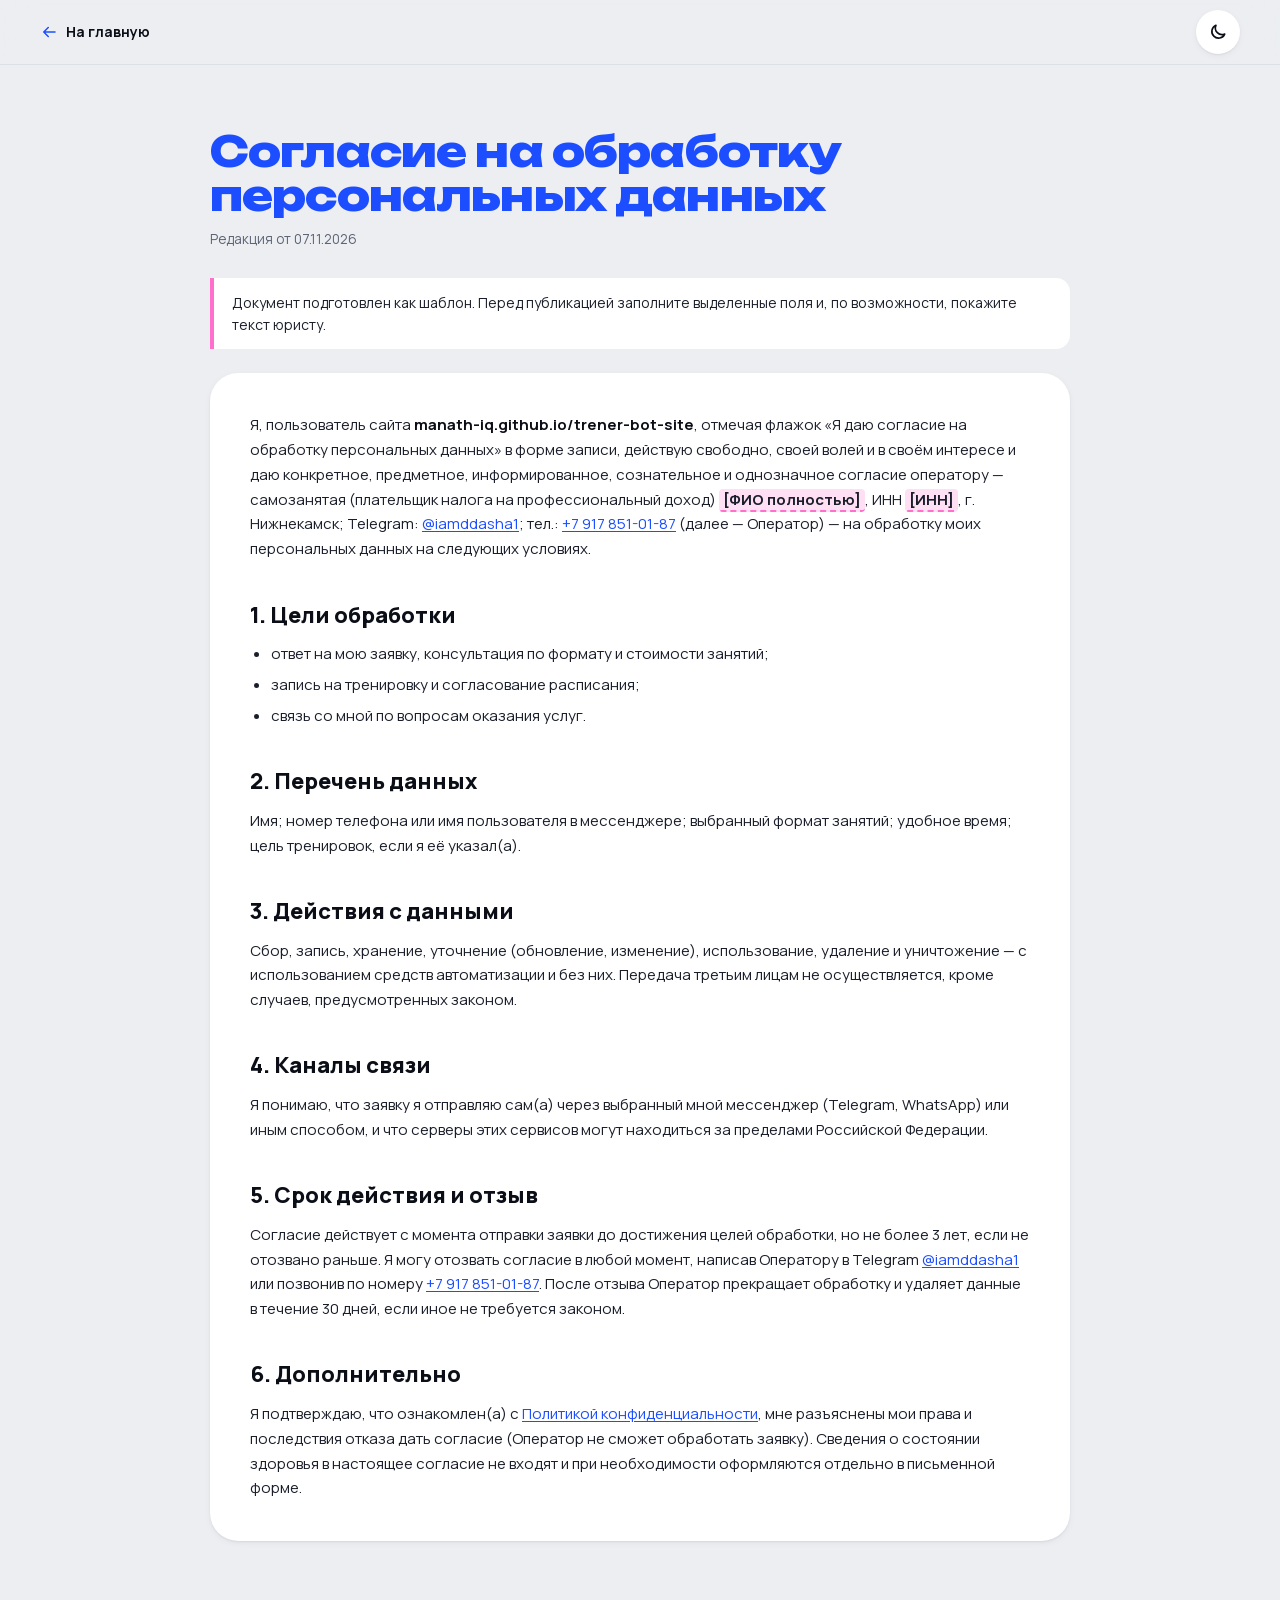
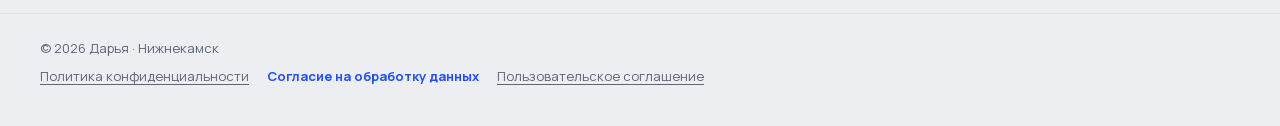
<file: consent.html>
<!DOCTYPE html>
<html lang="ru">
<head>
<meta charset="utf-8">
<meta name="viewport" content="width=device-width, initial-scale=1, viewport-fit=cover">
<title>Согласие на обработку персональных данных — Дарья, фитнес-тренер</title>
<meta name="description" content="Согласие на обработку персональных данных при отправке заявки на тренировку.">
<meta name="robots" content="noindex, follow">
<meta name="color-scheme" content="light dark">
<meta name="theme-color" content="#ECEEF2" media="(prefers-color-scheme: light)" data-theme-color="light">
<meta name="theme-color" content="#0B0E17" media="(prefers-color-scheme: dark)" data-theme-color="dark">
<script>
  /* apply the saved theme before first paint to avoid a light flash */
  (function () {
    try {
      var t = localStorage.getItem('theme');
      if (t === 'dark' || t === 'light') document.documentElement.setAttribute('data-theme', t);
    } catch (e) { /* storage blocked — follow the system theme */ }
  })();
</script>
<link rel="icon" href="assets/img/favicon.svg" type="image/svg+xml">
<link rel="stylesheet" href="assets/fonts/fonts.css?v=2">
<link rel="stylesheet" href="assets/css/styles.css?v=9">
<link rel="stylesheet" href="assets/css/legal.css?v=1">
</head>
<body>
<svg class="sprite" aria-hidden="true" focusable="false" width="0" height="0">
  <defs>
    <symbol id="i-arrow" viewBox="0 0 24 24"><path d="M4 12h15M13 6l6 6-6 6"/></symbol>
    <symbol id="i-sun" viewBox="0 0 24 24"><circle cx="12" cy="12" r="4"/><path d="M12 2.5v2M12 19.5v2M4.6 4.6 6 6M18 18l1.4 1.4M2.5 12h2M19.5 12h2M4.6 19.4 6 18M18 6l1.4-1.4"/></symbol>
    <symbol id="i-moon" viewBox="0 0 24 24"><path d="M20 14.5A8 8 0 0 1 9.5 4a8 8 0 1 0 10.5 10.5z"/></symbol>
  </defs>
</svg>

<header class="legal-top">
  <div class="shell legal-top__inner">
    <a class="legal-top__back" href="index.html"><svg class="ic" aria-hidden="true"><use href="#i-arrow"/></svg>На главную</a>
    <button class="themebtn" type="button" data-theme-toggle aria-label="Тёмная тема" aria-pressed="false">
      <svg class="ic themebtn__moon" aria-hidden="true"><use href="#i-moon"/></svg>
      <svg class="ic themebtn__sun" aria-hidden="true"><use href="#i-sun"/></svg>
    </button>
  </div>
</header>

<main class="legal shell">
  <header class="legal__head">
    <h1>Согласие на обработку персональных данных</h1>
    <p class="legal__meta">Редакция от 07.11.2026</p>
  </header>
  <p class="legal__warn">Документ подготовлен как шаблон. Перед публикацией заполните выделенные поля и, по возможности, покажите текст юристу.</p>
  <article class="prose">

    <p>Я, пользователь сайта <strong>manath-iq.github.io/trener-bot-site</strong>, отмечая флажок «Я даю согласие на обработку персональных данных» в форме записи, действую свободно, своей волей и в своём интересе и даю конкретное, предметное, информированное, сознательное и однозначное согласие оператору — самозанятая (плательщик налога на профессиональный доход) <span class="ph">[ФИО полностью]</span>, ИНН <span class="ph">[ИНН]</span>, г. Нижнекамск; Telegram: <a href="https://t.me/iamddasha1" target="_blank" rel="noopener noreferrer">@iamddasha1</a>; тел.: <a href="tel:+79178510187">+7&nbsp;917&nbsp;851-01-87</a> (далее — Оператор) — на обработку моих персональных данных на следующих условиях.</p>

    <h2>1. Цели обработки</h2>
    <ul>
      <li>ответ на мою заявку, консультация по формату и стоимости занятий;</li>
      <li>запись на тренировку и согласование расписания;</li>
      <li>связь со мной по вопросам оказания услуг.</li>
    </ul>

    <h2>2. Перечень данных</h2>
    <p>Имя; номер телефона или имя пользователя в мессенджере; выбранный формат занятий; удобное время; цель тренировок, если я её указал(а).</p>

    <h2>3. Действия с данными</h2>
    <p>Сбор, запись, хранение, уточнение (обновление, изменение), использование, удаление и уничтожение — с использованием средств автоматизации и без них. Передача третьим лицам не осуществляется, кроме случаев, предусмотренных законом.</p>

    <h2>4. Каналы связи</h2>
    <p>Я понимаю, что заявку я отправляю сам(а) через выбранный мной мессенджер (Telegram, WhatsApp) или иным способом, и что серверы этих сервисов могут находиться за пределами Российской Федерации.</p>

    <h2>5. Срок действия и отзыв</h2>
    <p>Согласие действует с момента отправки заявки до достижения целей обработки, но не более 3 лет, если не отозвано раньше. Я могу отозвать согласие в любой момент, написав Оператору в Telegram <a href="https://t.me/iamddasha1" target="_blank" rel="noopener noreferrer">@iamddasha1</a> или позвонив по номеру <a href="tel:+79178510187">+7&nbsp;917&nbsp;851-01-87</a>. После отзыва Оператор прекращает обработку и удаляет данные в течение 30 дней, если иное не требуется законом.</p>

    <h2>6. Дополнительно</h2>
    <p>Я подтверждаю, что ознакомлен(а) с <a href="privacy.html">Политикой конфиденциальности</a>, мне разъяснены мои права и последствия отказа дать согласие (Оператор не сможет обработать заявку). Сведения о состоянии здоровья в настоящее согласие не входят и при необходимости оформляются отдельно в письменной форме.</p>
  </article>
</main>

<footer class="legal-foot">
  <div class="shell">
    <span>© <span data-year>2026</span> Дарья · Нижнекамск</span>
    <nav aria-label="Документы">
        <a href="privacy.html">Политика конфиденциальности</a>
        <a href="consent.html" aria-current="page">Согласие на обработку данных</a>
        <a href="terms.html">Пользовательское соглашение</a>
    </nav>
  </div>
</footer>

<script src="assets/js/app.js?v=4" defer></script>
</body>
</html>
</file>
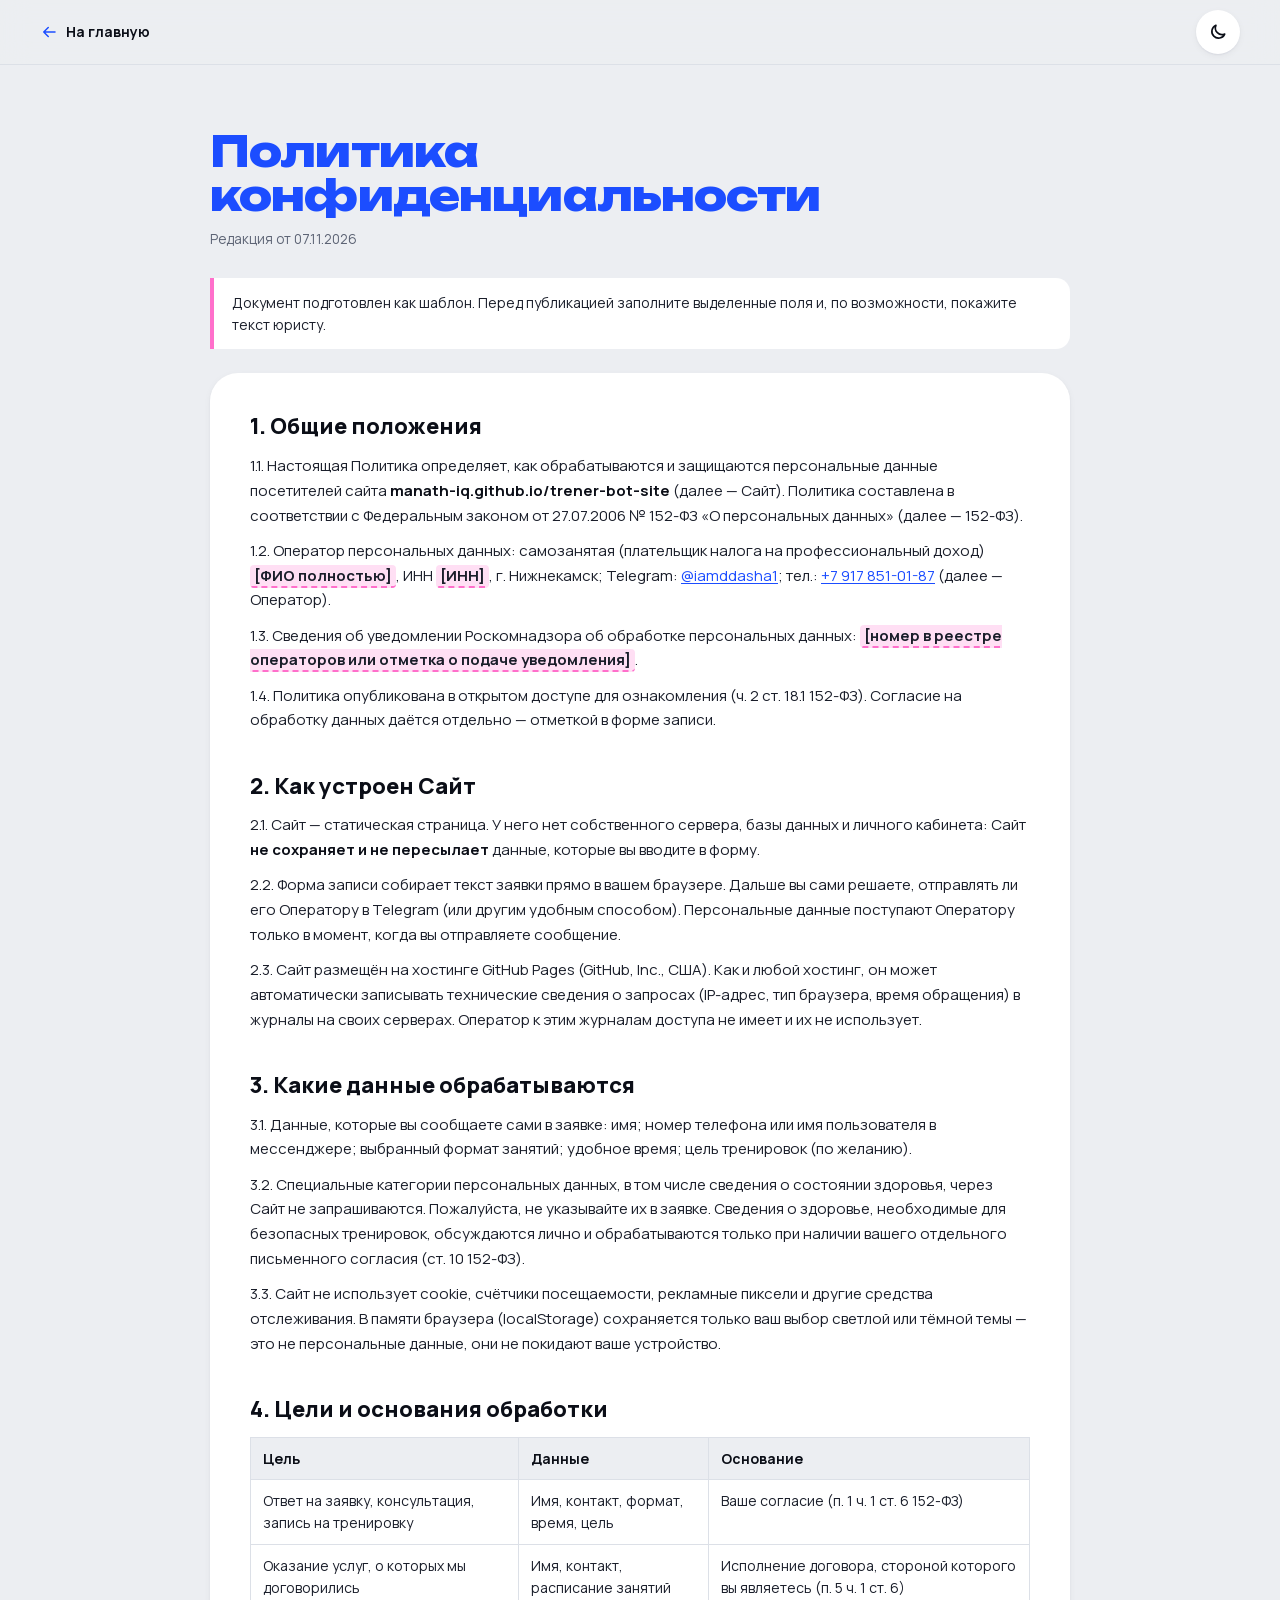
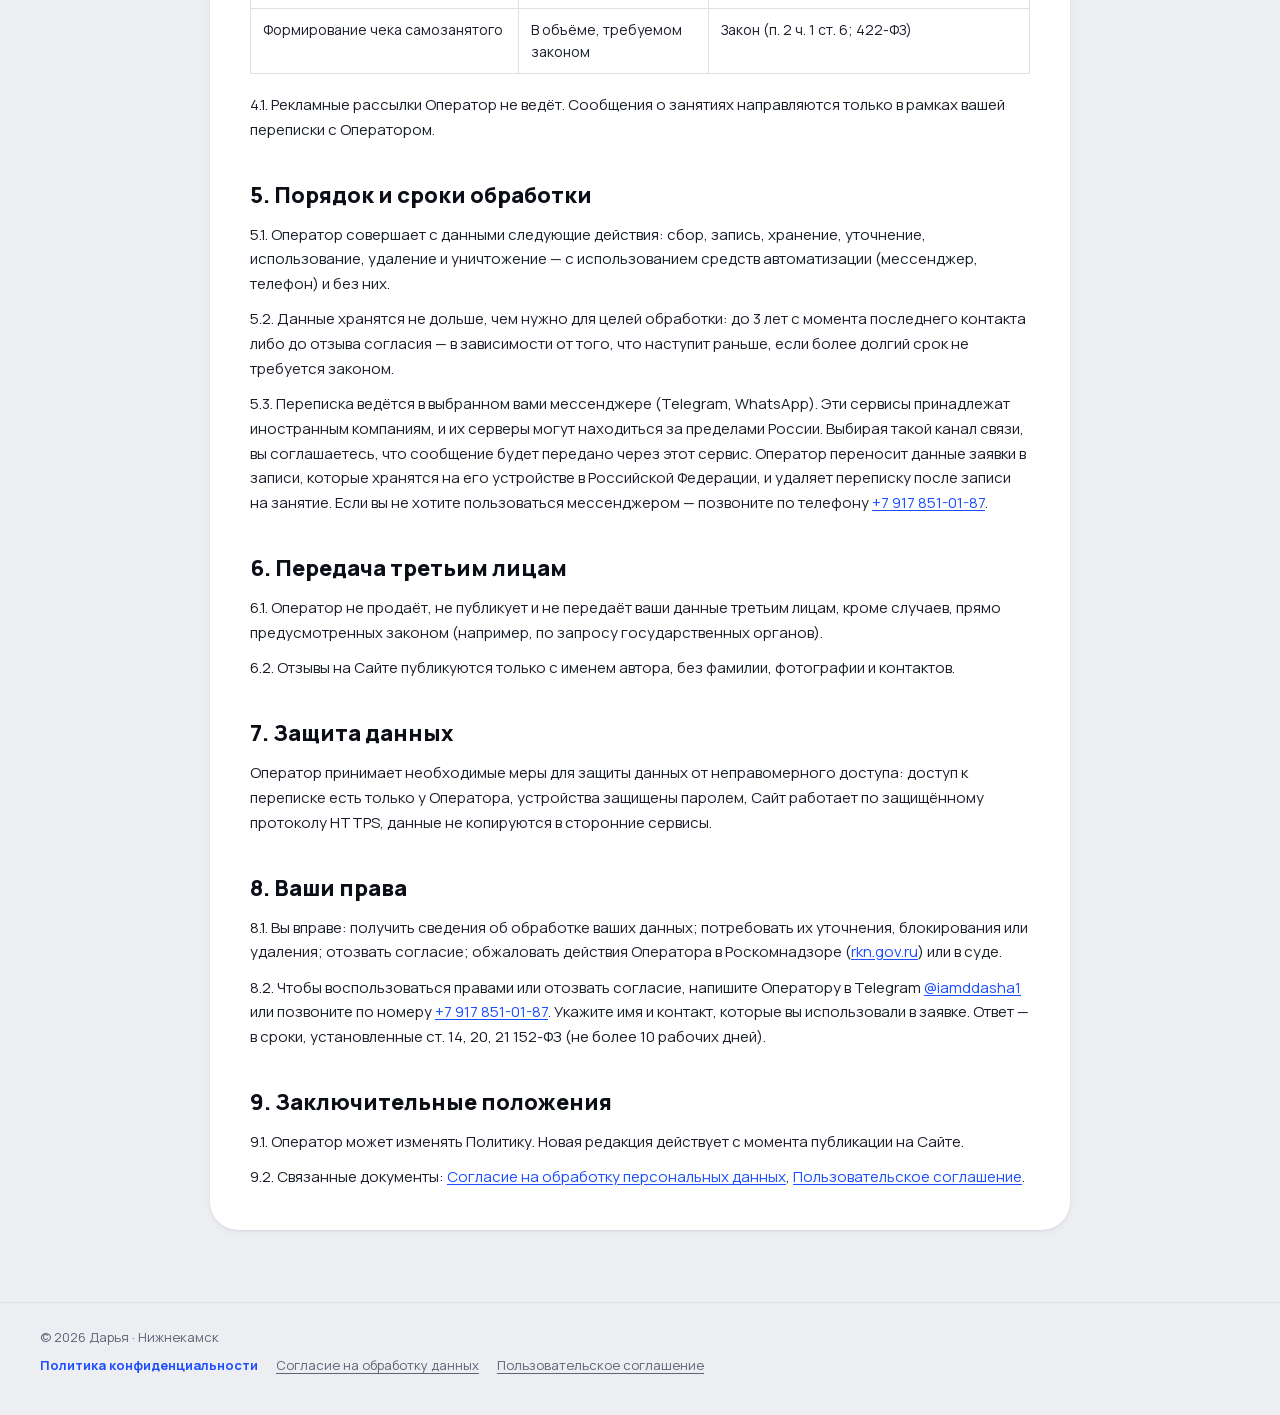
<file: privacy.html>
<!DOCTYPE html>
<html lang="ru">
<head>
<meta charset="utf-8">
<meta name="viewport" content="width=device-width, initial-scale=1, viewport-fit=cover">
<title>Политика конфиденциальности — Дарья, фитнес-тренер</title>
<meta name="description" content="Как обрабатываются персональные данные посетителей сайта фитнес-тренера Дарьи (152-ФЗ).">
<meta name="robots" content="noindex, follow">
<meta name="color-scheme" content="light dark">
<meta name="theme-color" content="#ECEEF2" media="(prefers-color-scheme: light)" data-theme-color="light">
<meta name="theme-color" content="#0B0E17" media="(prefers-color-scheme: dark)" data-theme-color="dark">
<script>
  /* apply the saved theme before first paint to avoid a light flash */
  (function () {
    try {
      var t = localStorage.getItem('theme');
      if (t === 'dark' || t === 'light') document.documentElement.setAttribute('data-theme', t);
    } catch (e) { /* storage blocked — follow the system theme */ }
  })();
</script>
<link rel="icon" href="assets/img/favicon.svg" type="image/svg+xml">
<link rel="stylesheet" href="assets/fonts/fonts.css?v=2">
<link rel="stylesheet" href="assets/css/styles.css?v=9">
<link rel="stylesheet" href="assets/css/legal.css?v=1">
</head>
<body>
<svg class="sprite" aria-hidden="true" focusable="false" width="0" height="0">
  <defs>
    <symbol id="i-arrow" viewBox="0 0 24 24"><path d="M4 12h15M13 6l6 6-6 6"/></symbol>
    <symbol id="i-sun" viewBox="0 0 24 24"><circle cx="12" cy="12" r="4"/><path d="M12 2.5v2M12 19.5v2M4.6 4.6 6 6M18 18l1.4 1.4M2.5 12h2M19.5 12h2M4.6 19.4 6 18M18 6l1.4-1.4"/></symbol>
    <symbol id="i-moon" viewBox="0 0 24 24"><path d="M20 14.5A8 8 0 0 1 9.5 4a8 8 0 1 0 10.5 10.5z"/></symbol>
  </defs>
</svg>

<header class="legal-top">
  <div class="shell legal-top__inner">
    <a class="legal-top__back" href="index.html"><svg class="ic" aria-hidden="true"><use href="#i-arrow"/></svg>На главную</a>
    <button class="themebtn" type="button" data-theme-toggle aria-label="Тёмная тема" aria-pressed="false">
      <svg class="ic themebtn__moon" aria-hidden="true"><use href="#i-moon"/></svg>
      <svg class="ic themebtn__sun" aria-hidden="true"><use href="#i-sun"/></svg>
    </button>
  </div>
</header>

<main class="legal shell">
  <header class="legal__head">
    <h1>Политика конфиденциальности</h1>
    <p class="legal__meta">Редакция от 07.11.2026</p>
  </header>
  <p class="legal__warn">Документ подготовлен как шаблон. Перед публикацией заполните выделенные поля и, по возможности, покажите текст юристу.</p>
  <article class="prose">

    <h2>1. Общие положения</h2>
    <p>1.1. Настоящая Политика определяет, как обрабатываются и защищаются персональные данные посетителей сайта <strong>manath-iq.github.io/trener-bot-site</strong> (далее — Сайт). Политика составлена в соответствии с Федеральным законом от 27.07.2006 № 152-ФЗ «О персональных данных» (далее — 152-ФЗ).</p>
    <p>1.2. Оператор персональных данных: самозанятая (плательщик налога на профессиональный доход) <span class="ph">[ФИО полностью]</span>, ИНН <span class="ph">[ИНН]</span>, г. Нижнекамск; Telegram: <a href="https://t.me/iamddasha1" target="_blank" rel="noopener noreferrer">@iamddasha1</a>; тел.: <a href="tel:+79178510187">+7&nbsp;917&nbsp;851-01-87</a> (далее — Оператор).</p>
    <p>1.3. Сведения об уведомлении Роскомнадзора об обработке персональных данных: <span class="ph">[номер в реестре операторов или отметка о подаче уведомления]</span>.</p>
    <p>1.4. Политика опубликована в открытом доступе для ознакомления (ч. 2 ст. 18.1 152-ФЗ). Согласие на обработку данных даётся отдельно — отметкой в форме записи.</p>

    <h2>2. Как устроен Сайт</h2>
    <p>2.1. Сайт — статическая страница. У него нет собственного сервера, базы данных и личного кабинета: Сайт <strong>не сохраняет и не пересылает</strong> данные, которые вы вводите в форму.</p>
    <p>2.2. Форма записи собирает текст заявки прямо в вашем браузере. Дальше вы сами решаете, отправлять ли его Оператору в Telegram (или другим удобным способом). Персональные данные поступают Оператору только в момент, когда вы отправляете сообщение.</p>
    <p>2.3. Сайт размещён на хостинге GitHub Pages (GitHub, Inc., США). Как и любой хостинг, он может автоматически записывать технические сведения о запросах (IP-адрес, тип браузера, время обращения) в журналы на своих серверах. Оператор к этим журналам доступа не имеет и их не использует.</p>

    <h2>3. Какие данные обрабатываются</h2>
    <p>3.1. Данные, которые вы сообщаете сами в заявке: имя; номер телефона или имя пользователя в мессенджере; выбранный формат занятий; удобное время; цель тренировок (по желанию).</p>
    <p>3.2. Специальные категории персональных данных, в том числе сведения о состоянии здоровья, через Сайт не запрашиваются. Пожалуйста, не указывайте их в заявке. Сведения о здоровье, необходимые для безопасных тренировок, обсуждаются лично и обрабатываются только при наличии вашего отдельного письменного согласия (ст. 10 152-ФЗ).</p>
    <p>3.3. Сайт не использует cookie, счётчики посещаемости, рекламные пиксели и другие средства отслеживания. В памяти браузера (localStorage) сохраняется только ваш выбор светлой или тёмной темы — это не персональные данные, они не покидают ваше устройство.</p>

    <h2>4. Цели и основания обработки</h2>
    <div class="table-scroll"><table>
      <thead><tr><th>Цель</th><th>Данные</th><th>Основание</th></tr></thead>
      <tbody>
        <tr><td>Ответ на заявку, консультация, запись на тренировку</td><td>Имя, контакт, формат, время, цель</td><td>Ваше согласие (п. 1 ч. 1 ст. 6 152-ФЗ)</td></tr>
        <tr><td>Оказание услуг, о которых мы договорились</td><td>Имя, контакт, расписание занятий</td><td>Исполнение договора, стороной которого вы являетесь (п. 5 ч. 1 ст. 6)</td></tr>
        <tr><td>Формирование чека самозанятого</td><td>В объёме, требуемом законом</td><td>Закон (п. 2 ч. 1 ст. 6; 422-ФЗ)</td></tr>
      </tbody>
    </table></div>
    <p>4.1. Рекламные рассылки Оператор не ведёт. Сообщения о занятиях направляются только в рамках вашей переписки с Оператором.</p>

    <h2>5. Порядок и сроки обработки</h2>
    <p>5.1. Оператор совершает с данными следующие действия: сбор, запись, хранение, уточнение, использование, удаление и уничтожение — с использованием средств автоматизации (мессенджер, телефон) и без них.</p>
    <p>5.2. Данные хранятся не дольше, чем нужно для целей обработки: до 3 лет с момента последнего контакта либо до отзыва согласия — в зависимости от того, что наступит раньше, если более долгий срок не требуется законом.</p>
    <p>5.3. Переписка ведётся в выбранном вами мессенджере (Telegram, WhatsApp). Эти сервисы принадлежат иностранным компаниям, и их серверы могут находиться за пределами России. Выбирая такой канал связи, вы соглашаетесь, что сообщение будет передано через этот сервис. Оператор переносит данные заявки в записи, которые хранятся на его устройстве в Российской Федерации, и удаляет переписку после записи на занятие. Если вы не хотите пользоваться мессенджером — позвоните по телефону <a href="tel:+79178510187">+7&nbsp;917&nbsp;851-01-87</a>.</p>

    <h2>6. Передача третьим лицам</h2>
    <p>6.1. Оператор не продаёт, не публикует и не передаёт ваши данные третьим лицам, кроме случаев, прямо предусмотренных законом (например, по запросу государственных органов).</p>
    <p>6.2. Отзывы на Сайте публикуются только с именем автора, без фамилии, фотографии и контактов.</p>

    <h2>7. Защита данных</h2>
    <p>Оператор принимает необходимые меры для защиты данных от неправомерного доступа: доступ к переписке есть только у Оператора, устройства защищены паролем, Сайт работает по защищённому протоколу HTTPS, данные не копируются в сторонние сервисы.</p>

    <h2>8. Ваши права</h2>
    <p>8.1. Вы вправе: получить сведения об обработке ваших данных; потребовать их уточнения, блокирования или удаления; отозвать согласие; обжаловать действия Оператора в Роскомнадзоре (<a href="https://rkn.gov.ru" target="_blank" rel="noopener noreferrer">rkn.gov.ru</a>) или в суде.</p>
    <p>8.2. Чтобы воспользоваться правами или отозвать согласие, напишите Оператору в Telegram <a href="https://t.me/iamddasha1" target="_blank" rel="noopener noreferrer">@iamddasha1</a> или позвоните по номеру <a href="tel:+79178510187">+7&nbsp;917&nbsp;851-01-87</a>. Укажите имя и контакт, которые вы использовали в заявке. Ответ — в сроки, установленные ст. 14, 20, 21 152-ФЗ (не более 10 рабочих дней).</p>

    <h2>9. Заключительные положения</h2>
    <p>9.1. Оператор может изменять Политику. Новая редакция действует с момента публикации на Сайте.</p>
    <p>9.2. Связанные документы: <a href="consent.html">Согласие на обработку персональных данных</a>, <a href="terms.html">Пользовательское соглашение</a>.</p>
  </article>
</main>

<footer class="legal-foot">
  <div class="shell">
    <span>© <span data-year>2026</span> Дарья · Нижнекамск</span>
    <nav aria-label="Документы">
        <a href="privacy.html" aria-current="page">Политика конфиденциальности</a>
        <a href="consent.html">Согласие на обработку данных</a>
        <a href="terms.html">Пользовательское соглашение</a>
    </nav>
  </div>
</footer>

<script src="assets/js/app.js?v=4" defer></script>
</body>
</html>
</file>
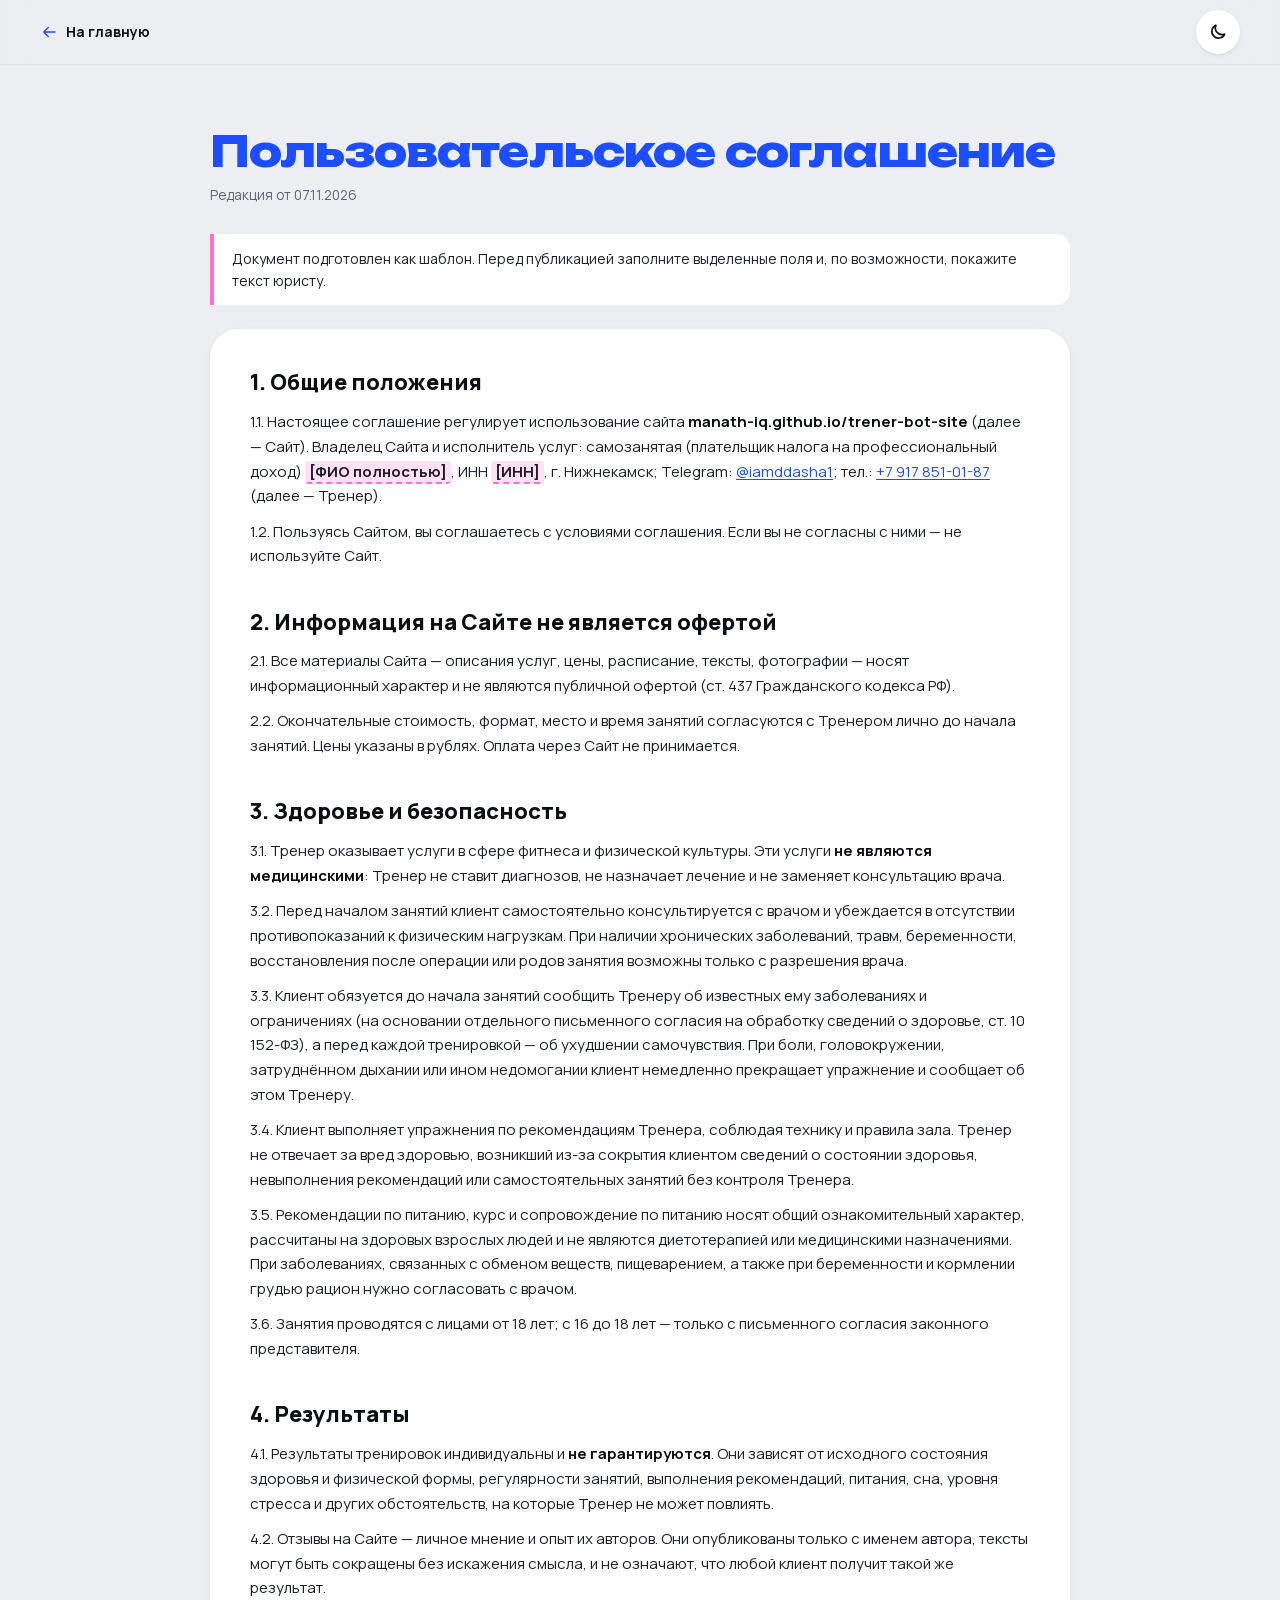
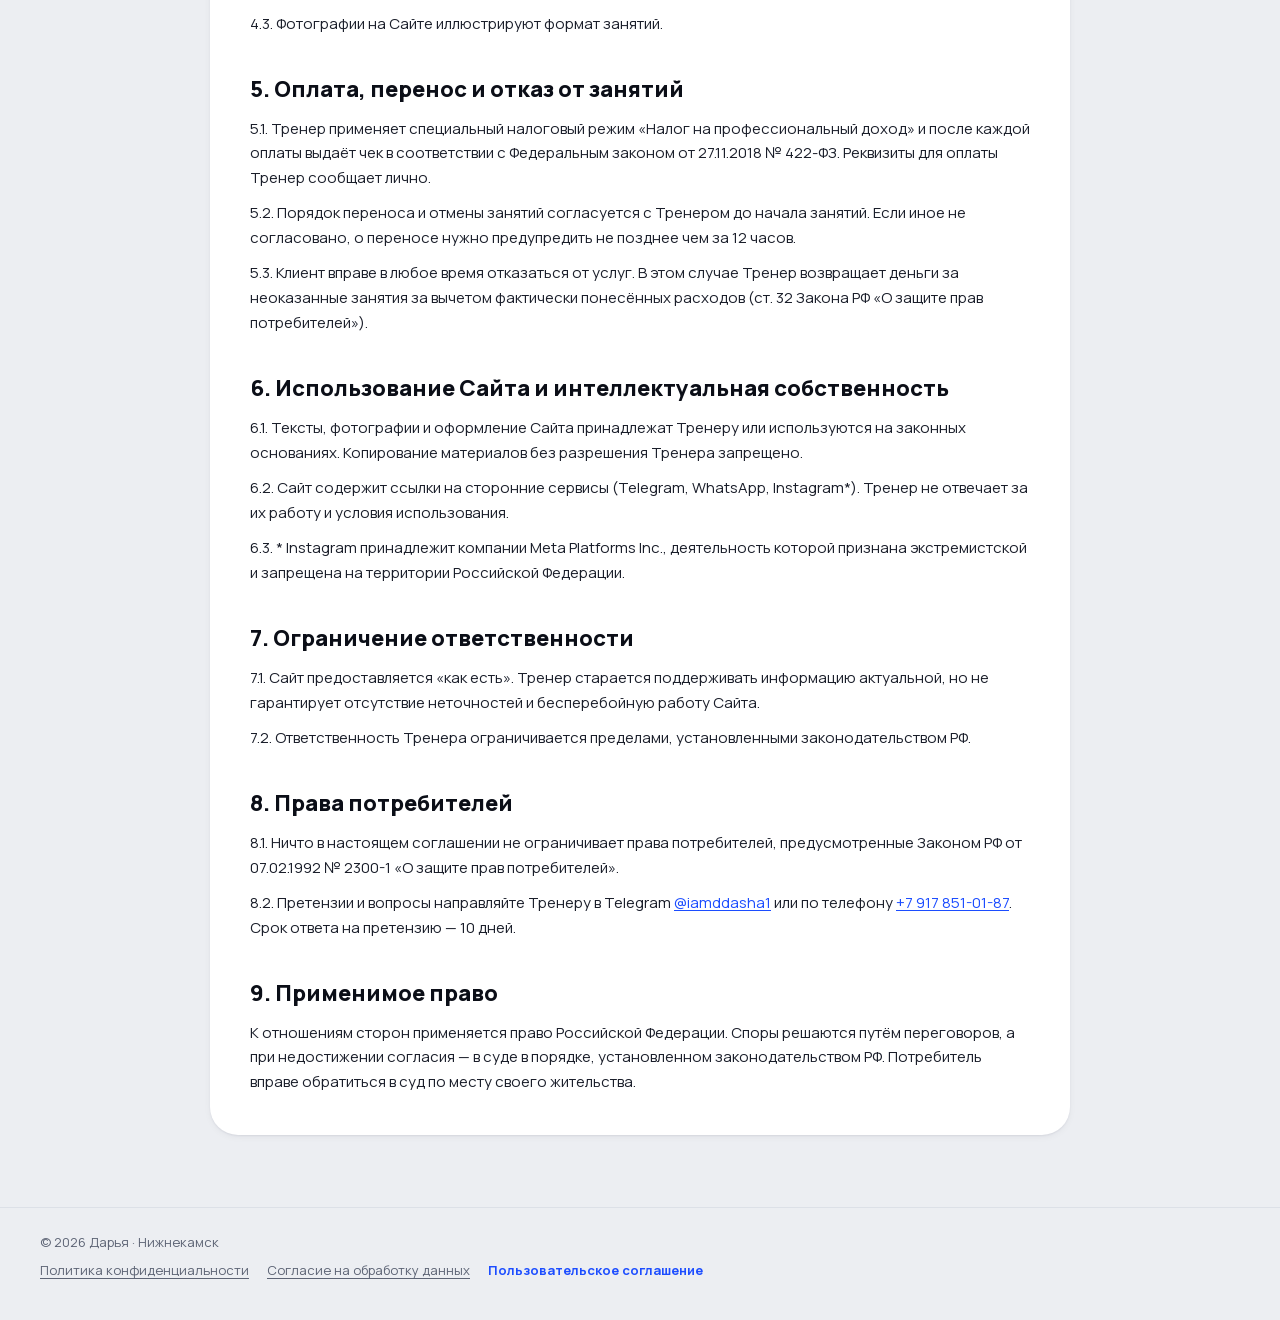
<file: terms.html>
<!DOCTYPE html>
<html lang="ru">
<head>
<meta charset="utf-8">
<meta name="viewport" content="width=device-width, initial-scale=1, viewport-fit=cover">
<title>Пользовательское соглашение — Дарья, фитнес-тренер</title>
<meta name="description" content="Условия использования сайта, здоровье и безопасность на тренировках, отказ от гарантий результата.">
<meta name="robots" content="noindex, follow">
<meta name="color-scheme" content="light dark">
<meta name="theme-color" content="#ECEEF2" media="(prefers-color-scheme: light)" data-theme-color="light">
<meta name="theme-color" content="#0B0E17" media="(prefers-color-scheme: dark)" data-theme-color="dark">
<script>
  /* apply the saved theme before first paint to avoid a light flash */
  (function () {
    try {
      var t = localStorage.getItem('theme');
      if (t === 'dark' || t === 'light') document.documentElement.setAttribute('data-theme', t);
    } catch (e) { /* storage blocked — follow the system theme */ }
  })();
</script>
<link rel="icon" href="assets/img/favicon.svg" type="image/svg+xml">
<link rel="stylesheet" href="assets/fonts/fonts.css?v=2">
<link rel="stylesheet" href="assets/css/styles.css?v=9">
<link rel="stylesheet" href="assets/css/legal.css?v=1">
</head>
<body>
<svg class="sprite" aria-hidden="true" focusable="false" width="0" height="0">
  <defs>
    <symbol id="i-arrow" viewBox="0 0 24 24"><path d="M4 12h15M13 6l6 6-6 6"/></symbol>
    <symbol id="i-sun" viewBox="0 0 24 24"><circle cx="12" cy="12" r="4"/><path d="M12 2.5v2M12 19.5v2M4.6 4.6 6 6M18 18l1.4 1.4M2.5 12h2M19.5 12h2M4.6 19.4 6 18M18 6l1.4-1.4"/></symbol>
    <symbol id="i-moon" viewBox="0 0 24 24"><path d="M20 14.5A8 8 0 0 1 9.5 4a8 8 0 1 0 10.5 10.5z"/></symbol>
  </defs>
</svg>

<header class="legal-top">
  <div class="shell legal-top__inner">
    <a class="legal-top__back" href="index.html"><svg class="ic" aria-hidden="true"><use href="#i-arrow"/></svg>На главную</a>
    <button class="themebtn" type="button" data-theme-toggle aria-label="Тёмная тема" aria-pressed="false">
      <svg class="ic themebtn__moon" aria-hidden="true"><use href="#i-moon"/></svg>
      <svg class="ic themebtn__sun" aria-hidden="true"><use href="#i-sun"/></svg>
    </button>
  </div>
</header>

<main class="legal shell">
  <header class="legal__head">
    <h1>Пользовательское соглашение</h1>
    <p class="legal__meta">Редакция от 07.11.2026</p>
  </header>
  <p class="legal__warn">Документ подготовлен как шаблон. Перед публикацией заполните выделенные поля и, по возможности, покажите текст юристу.</p>
  <article class="prose">

    <h2>1. Общие положения</h2>
    <p>1.1. Настоящее соглашение регулирует использование сайта <strong>manath-iq.github.io/trener-bot-site</strong> (далее — Сайт). Владелец Сайта и исполнитель услуг: самозанятая (плательщик налога на профессиональный доход) <span class="ph">[ФИО полностью]</span>, ИНН <span class="ph">[ИНН]</span>, г. Нижнекамск; Telegram: <a href="https://t.me/iamddasha1" target="_blank" rel="noopener noreferrer">@iamddasha1</a>; тел.: <a href="tel:+79178510187">+7&nbsp;917&nbsp;851-01-87</a> (далее — Тренер).</p>
    <p>1.2. Пользуясь Сайтом, вы соглашаетесь с условиями соглашения. Если вы не согласны с ними — не используйте Сайт.</p>

    <h2>2. Информация на Сайте не является офертой</h2>
    <p>2.1. Все материалы Сайта — описания услуг, цены, расписание, тексты, фотографии — носят информационный характер и не являются публичной офертой (ст. 437 Гражданского кодекса РФ).</p>
    <p>2.2. Окончательные стоимость, формат, место и время занятий согласуются с Тренером лично до начала занятий. Цены указаны в рублях. Оплата через Сайт не принимается.</p>

    <h2>3. Здоровье и безопасность</h2>
    <p>3.1. Тренер оказывает услуги в сфере фитнеса и физической культуры. Эти услуги <strong>не являются медицинскими</strong>: Тренер не ставит диагнозов, не назначает лечение и не заменяет консультацию врача.</p>
    <p>3.2. Перед началом занятий клиент самостоятельно консультируется с врачом и убеждается в отсутствии противопоказаний к физическим нагрузкам. При наличии хронических заболеваний, травм, беременности, восстановления после операции или родов занятия возможны только с разрешения врача.</p>
    <p>3.3. Клиент обязуется до начала занятий сообщить Тренеру об известных ему заболеваниях и ограничениях (на основании отдельного письменного согласия на обработку сведений о здоровье, ст. 10 152-ФЗ), а перед каждой тренировкой — об ухудшении самочувствия. При боли, головокружении, затруднённом дыхании или ином недомогании клиент немедленно прекращает упражнение и сообщает об этом Тренеру.</p>
    <p>3.4. Клиент выполняет упражнения по рекомендациям Тренера, соблюдая технику и правила зала. Тренер не отвечает за вред здоровью, возникший из-за сокрытия клиентом сведений о состоянии здоровья, невыполнения рекомендаций или самостоятельных занятий без контроля Тренера.</p>
    <p>3.5. Рекомендации по питанию, курс и сопровождение по питанию носят общий ознакомительный характер, рассчитаны на здоровых взрослых людей и не являются диетотерапией или медицинскими назначениями. При заболеваниях, связанных с обменом веществ, пищеварением, а также при беременности и кормлении грудью рацион нужно согласовать с врачом.</p>
    <p>3.6. Занятия проводятся с лицами от 18 лет; с 16 до 18 лет — только с письменного согласия законного представителя.</p>

    <h2>4. Результаты</h2>
    <p>4.1. Результаты тренировок индивидуальны и <strong>не гарантируются</strong>. Они зависят от исходного состояния здоровья и физической формы, регулярности занятий, выполнения рекомендаций, питания, сна, уровня стресса и других обстоятельств, на которые Тренер не может повлиять.</p>
    <p>4.2. Отзывы на Сайте — личное мнение и опыт их авторов. Они опубликованы только с именем автора, тексты могут быть сокращены без искажения смысла, и не означают, что любой клиент получит такой же результат.</p>
    <p>4.3. Фотографии на Сайте иллюстрируют формат занятий.</p>

    <h2>5. Оплата, перенос и отказ от занятий</h2>
    <p>5.1. Тренер применяет специальный налоговый режим «Налог на профессиональный доход» и после каждой оплаты выдаёт чек в соответствии с Федеральным законом от 27.11.2018 № 422-ФЗ. Реквизиты для оплаты Тренер сообщает лично.</p>
    <p>5.2. Порядок переноса и отмены занятий согласуется с Тренером до начала занятий. Если иное не согласовано, о переносе нужно предупредить не позднее чем за 12 часов.</p>
    <p>5.3. Клиент вправе в любое время отказаться от услуг. В этом случае Тренер возвращает деньги за неоказанные занятия за вычетом фактически понесённых расходов (ст. 32 Закона РФ «О защите прав потребителей»).</p>

    <h2>6. Использование Сайта и интеллектуальная собственность</h2>
    <p>6.1. Тексты, фотографии и оформление Сайта принадлежат Тренеру или используются на законных основаниях. Копирование материалов без разрешения Тренера запрещено.</p>
    <p>6.2. Сайт содержит ссылки на сторонние сервисы (Telegram, WhatsApp, Instagram*). Тренер не отвечает за их работу и условия использования.</p>
    <p>6.3. * Instagram принадлежит компании Meta Platforms Inc., деятельность которой признана экстремистской и запрещена на территории Российской Федерации.</p>

    <h2>7. Ограничение ответственности</h2>
    <p>7.1. Сайт предоставляется «как есть». Тренер старается поддерживать информацию актуальной, но не гарантирует отсутствие неточностей и бесперебойную работу Сайта.</p>
    <p>7.2. Ответственность Тренера ограничивается пределами, установленными законодательством РФ.</p>

    <h2>8. Права потребителей</h2>
    <p>8.1. Ничто в настоящем соглашении не ограничивает права потребителей, предусмотренные Законом РФ от 07.02.1992 № 2300-1 «О защите прав потребителей».</p>
    <p>8.2. Претензии и вопросы направляйте Тренеру в Telegram <a href="https://t.me/iamddasha1" target="_blank" rel="noopener noreferrer">@iamddasha1</a> или по телефону <a href="tel:+79178510187">+7&nbsp;917&nbsp;851-01-87</a>. Срок ответа на претензию — 10 дней.</p>

    <h2>9. Применимое право</h2>
    <p>К отношениям сторон применяется право Российской Федерации. Споры решаются путём переговоров, а при недостижении согласия — в суде в порядке, установленном законодательством РФ. Потребитель вправе обратиться в суд по месту своего жительства.</p>
  </article>
</main>

<footer class="legal-foot">
  <div class="shell">
    <span>© <span data-year>2026</span> Дарья · Нижнекамск</span>
    <nav aria-label="Документы">
        <a href="privacy.html">Политика конфиденциальности</a>
        <a href="consent.html">Согласие на обработку данных</a>
        <a href="terms.html" aria-current="page">Пользовательское соглашение</a>
    </nav>
  </div>
</footer>

<script src="assets/js/app.js?v=4" defer></script>
</body>
</html>
</file>
<file: assets/fonts/fonts.css>
/* Self-hosted webfonts (Cyrillic + Latin) */
@font-face{font-family:'Manrope';font-style:normal;font-weight:400;font-display:swap;src:url('manrope-400-cyrillic-ext.woff2') format('woff2');unicode-range:U+0460-052F, U+1C80-1C8A, U+20B4, U+2DE0-2DFF, U+A640-A69F, U+FE2E-FE2F}
@font-face{font-family:'Manrope';font-style:normal;font-weight:400;font-display:swap;src:url('manrope-400-cyrillic.woff2') format('woff2');unicode-range:U+0301, U+0400-045F, U+0490-0491, U+04B0-04B1, U+2116}
@font-face{font-family:'Manrope';font-style:normal;font-weight:400;font-display:swap;src:url('manrope-400-latin-ext.woff2') format('woff2');unicode-range:U+0100-02BA, U+02BD-02C5, U+02C7-02CC, U+02CE-02D7, U+02DD-02FF, U+0304, U+0308, U+0329, U+1D00-1DBF, U+1E00-1E9F, U+1EF2-1EFF, U+2020, U+20A0-20AB, U+20AD-20C0, U+2113, U+2C60-2C7F, U+A720-A7FF}
@font-face{font-family:'Manrope';font-style:normal;font-weight:400;font-display:swap;src:url('manrope-400-latin.woff2') format('woff2');unicode-range:U+0000-00FF, U+0131, U+0152-0153, U+02BB-02BC, U+02C6, U+02DA, U+02DC, U+0304, U+0308, U+0329, U+2000-206F, U+20AC, U+2122, U+2191, U+2193, U+2212, U+2215, U+FEFF, U+FFFD}
@font-face{font-family:'Manrope';font-style:normal;font-weight:600;font-display:swap;src:url('manrope-600-cyrillic-ext.woff2') format('woff2');unicode-range:U+0460-052F, U+1C80-1C8A, U+20B4, U+2DE0-2DFF, U+A640-A69F, U+FE2E-FE2F}
@font-face{font-family:'Manrope';font-style:normal;font-weight:600;font-display:swap;src:url('manrope-600-cyrillic.woff2') format('woff2');unicode-range:U+0301, U+0400-045F, U+0490-0491, U+04B0-04B1, U+2116}
@font-face{font-family:'Manrope';font-style:normal;font-weight:600;font-display:swap;src:url('manrope-600-latin-ext.woff2') format('woff2');unicode-range:U+0100-02BA, U+02BD-02C5, U+02C7-02CC, U+02CE-02D7, U+02DD-02FF, U+0304, U+0308, U+0329, U+1D00-1DBF, U+1E00-1E9F, U+1EF2-1EFF, U+2020, U+20A0-20AB, U+20AD-20C0, U+2113, U+2C60-2C7F, U+A720-A7FF}
@font-face{font-family:'Manrope';font-style:normal;font-weight:600;font-display:swap;src:url('manrope-600-latin.woff2') format('woff2');unicode-range:U+0000-00FF, U+0131, U+0152-0153, U+02BB-02BC, U+02C6, U+02DA, U+02DC, U+0304, U+0308, U+0329, U+2000-206F, U+20AC, U+2122, U+2191, U+2193, U+2212, U+2215, U+FEFF, U+FFFD}
@font-face{font-family:'Manrope';font-style:normal;font-weight:700;font-display:swap;src:url('manrope-700-cyrillic-ext.woff2') format('woff2');unicode-range:U+0460-052F, U+1C80-1C8A, U+20B4, U+2DE0-2DFF, U+A640-A69F, U+FE2E-FE2F}
@font-face{font-family:'Manrope';font-style:normal;font-weight:700;font-display:swap;src:url('manrope-700-cyrillic.woff2') format('woff2');unicode-range:U+0301, U+0400-045F, U+0490-0491, U+04B0-04B1, U+2116}
@font-face{font-family:'Manrope';font-style:normal;font-weight:700;font-display:swap;src:url('manrope-700-latin-ext.woff2') format('woff2');unicode-range:U+0100-02BA, U+02BD-02C5, U+02C7-02CC, U+02CE-02D7, U+02DD-02FF, U+0304, U+0308, U+0329, U+1D00-1DBF, U+1E00-1E9F, U+1EF2-1EFF, U+2020, U+20A0-20AB, U+20AD-20C0, U+2113, U+2C60-2C7F, U+A720-A7FF}
@font-face{font-family:'Manrope';font-style:normal;font-weight:700;font-display:swap;src:url('manrope-700-latin.woff2') format('woff2');unicode-range:U+0000-00FF, U+0131, U+0152-0153, U+02BB-02BC, U+02C6, U+02DA, U+02DC, U+0304, U+0308, U+0329, U+2000-206F, U+20AC, U+2122, U+2191, U+2193, U+2212, U+2215, U+FEFF, U+FFFD}
@font-face{font-family:'Manrope';font-style:normal;font-weight:800;font-display:swap;src:url('manrope-800-cyrillic-ext.woff2') format('woff2');unicode-range:U+0460-052F, U+1C80-1C8A, U+20B4, U+2DE0-2DFF, U+A640-A69F, U+FE2E-FE2F}
@font-face{font-family:'Manrope';font-style:normal;font-weight:800;font-display:swap;src:url('manrope-800-cyrillic.woff2') format('woff2');unicode-range:U+0301, U+0400-045F, U+0490-0491, U+04B0-04B1, U+2116}
@font-face{font-family:'Manrope';font-style:normal;font-weight:800;font-display:swap;src:url('manrope-800-latin-ext.woff2') format('woff2');unicode-range:U+0100-02BA, U+02BD-02C5, U+02C7-02CC, U+02CE-02D7, U+02DD-02FF, U+0304, U+0308, U+0329, U+1D00-1DBF, U+1E00-1E9F, U+1EF2-1EFF, U+2020, U+20A0-20AB, U+20AD-20C0, U+2113, U+2C60-2C7F, U+A720-A7FF}
@font-face{font-family:'Manrope';font-style:normal;font-weight:800;font-display:swap;src:url('manrope-800-latin.woff2') format('woff2');unicode-range:U+0000-00FF, U+0131, U+0152-0153, U+02BB-02BC, U+02C6, U+02DA, U+02DC, U+0304, U+0308, U+0329, U+2000-206F, U+20AC, U+2122, U+2191, U+2193, U+2212, U+2215, U+FEFF, U+FFFD}
@font-face{font-family:'Unbounded';font-style:normal;font-weight:600;font-display:swap;src:url('unbounded-600-cyrillic-ext.woff2') format('woff2');unicode-range:U+0460-052F, U+1C80-1C8A, U+20B4, U+2DE0-2DFF, U+A640-A69F, U+FE2E-FE2F}
@font-face{font-family:'Unbounded';font-style:normal;font-weight:600;font-display:swap;src:url('unbounded-600-cyrillic.woff2') format('woff2');unicode-range:U+0301, U+0400-045F, U+0490-0491, U+04B0-04B1, U+2116}
@font-face{font-family:'Unbounded';font-style:normal;font-weight:600;font-display:swap;src:url('unbounded-600-latin-ext.woff2') format('woff2');unicode-range:U+0100-02BA, U+02BD-02C5, U+02C7-02CC, U+02CE-02D7, U+02DD-02FF, U+0304, U+0308, U+0329, U+1D00-1DBF, U+1E00-1E9F, U+1EF2-1EFF, U+2020, U+20A0-20AB, U+20AD-20C0, U+2113, U+2C60-2C7F, U+A720-A7FF}
@font-face{font-family:'Unbounded';font-style:normal;font-weight:600;font-display:swap;src:url('unbounded-600-latin.woff2') format('woff2');unicode-range:U+0000-00FF, U+0131, U+0152-0153, U+02BB-02BC, U+02C6, U+02DA, U+02DC, U+0304, U+0308, U+0329, U+2000-206F, U+20AC, U+2122, U+2191, U+2193, U+2212, U+2215, U+FEFF, U+FFFD}
@font-face{font-family:'Unbounded';font-style:normal;font-weight:800;font-display:swap;src:url('unbounded-800-cyrillic-ext.woff2') format('woff2');unicode-range:U+0460-052F, U+1C80-1C8A, U+20B4, U+2DE0-2DFF, U+A640-A69F, U+FE2E-FE2F}
@font-face{font-family:'Unbounded';font-style:normal;font-weight:800;font-display:swap;src:url('unbounded-800-cyrillic.woff2') format('woff2');unicode-range:U+0301, U+0400-045F, U+0490-0491, U+04B0-04B1, U+2116}
@font-face{font-family:'Unbounded';font-style:normal;font-weight:800;font-display:swap;src:url('unbounded-800-latin-ext.woff2') format('woff2');unicode-range:U+0100-02BA, U+02BD-02C5, U+02C7-02CC, U+02CE-02D7, U+02DD-02FF, U+0304, U+0308, U+0329, U+1D00-1DBF, U+1E00-1E9F, U+1EF2-1EFF, U+2020, U+20A0-20AB, U+20AD-20C0, U+2113, U+2C60-2C7F, U+A720-A7FF}
@font-face{font-family:'Unbounded';font-style:normal;font-weight:800;font-display:swap;src:url('unbounded-800-latin.woff2') format('woff2');unicode-range:U+0000-00FF, U+0131, U+0152-0153, U+02BB-02BC, U+02C6, U+02DA, U+02DC, U+0304, U+0308, U+0329, U+2000-206F, U+20AC, U+2122, U+2191, U+2193, U+2212, U+2215, U+FEFF, U+FFFD}
@font-face{font-family:'Caveat';font-style:normal;font-weight:400 700;font-display:swap;src:url('caveat-cyrillic.woff2') format('woff2');unicode-range:U+0301, U+0400-045F, U+0490-0491, U+04B0-04B1, U+2116}
@font-face{font-family:'Caveat';font-style:normal;font-weight:400 700;font-display:swap;src:url('caveat-latin.woff2') format('woff2');unicode-range:U+0000-00FF, U+0131, U+0152-0153, U+02BB-02BC, U+02C6, U+02DA, U+02DC, U+0304, U+0308, U+0329, U+2000-206F, U+20AC, U+2122, U+2191, U+2193, U+2212, U+2215, U+FEFF, U+FFFD}
@font-face{font-family:'Oswald';font-style:normal;font-weight:200 700;font-display:swap;src:url('oswald-cyrillic.woff2') format('woff2');unicode-range:U+0301, U+0400-045F, U+0490-0491, U+04B0-04B1, U+2116}
@font-face{font-family:'Oswald';font-style:normal;font-weight:200 700;font-display:swap;src:url('oswald-latin.woff2') format('woff2');unicode-range:U+0000-00FF, U+0131, U+0152-0153, U+02BB-02BC, U+02C6, U+02DA, U+02DC, U+0304, U+0308, U+0329, U+2000-206F, U+20AC, U+2122, U+2191, U+2193, U+2212, U+2215, U+FEFF, U+FFFD}
</file>
<file: assets/css/styles.css>
/* ==========================================================================
   Дарья — персональный фитнес-тренер, Нижнекамск
   Design system: "electric blue / frosted paper"
   --------------------------------------------------------------------------
   Light paper background, electric-blue wide italic display type,
   hand-written script accents, frosted-glass cards, round rotating badges.
   --------------------------------------------------------------------------
   1.  Tokens
   2.  Reset & base
   3.  Primitives (shell, display, script, dots, label, buttons, strip, badge)
   4.  Reveal & motion
   5.  Navigation
   6.  Hero
   7.  Sections + prices
   8.  Work with me
   9.  Reviews
   10. FAQ
   11. Contact + footer
   12. Sticky bar, back-to-top, modal & form
   13. Responsive
   14. Reduced motion
   ========================================================================== */

/* ------------------------------------------------------------------ 1. TOKENS */
:root {
  --bg:        #ECEEF2;
  --bg-2:      #E3E6EC;
  --card:      #FFFFFF;
  --ink:       #0B0E17;
  --ink-2:     #1A1E2A;
  --muted:     #5D6475;
  --muted-2:   #9097A6;
  --line:      #DCE0E7;

  /* theme-dependent surfaces (redefined for dark below) */
  --surface:      #FFFFFF;
  --surface-2:    #F7F8FB;
  --field-bg:     #F7F8FA;
  --on-ink:       #FFFFFF;
  --bg-rgb:       236, 238, 242;
  --glass-1:      rgba(255,255,255,.78);
  --glass-2:      rgba(255,255,255,.58);
  --glass-edge:   rgba(255,255,255,.9);
  --glass-hi:     #FFFFFF;
  --frost:        rgba(255,255,255,.7);
  --frost-strong: rgba(255,255,255,.86);
  --wash:         rgba(255,255,255,.8);
  --grid-line:    rgba(11,14,23,.045);
  --rule:         rgba(11,14,23,.25);
  --dot-idle:     rgba(11,14,23,.18);
  --overlay:      rgba(11,14,23,.45);
  --text-glow:    rgba(255,255,255,.7);
  --err:          #D1293F;
  --err-line:     #E5384F;
  --err-bg:       #FFF5F6;
  --hero-dark:
    linear-gradient(180deg, rgba(11,14,23,.62) 0%, rgba(11,14,23,.5) 30%, rgba(11,14,23,.55) 62%, #0B0E17 96%),
    url('../img/hero-bg.webp') center 30% / cover no-repeat;

  --blue:      #1C4DFF;
  --blue-hi:   #4A78FF;
  --blue-lo:   #0B30CF;
  --blue-ink:  #0A1C6E;
  --blue-soft: #E5ECFF;
  --pink:      #FF6FCB;

  --grad-blue: linear-gradient(160deg, #3A6BFF 0%, #1C4DFF 45%, #0E35D8 100%);
  --grad-type: linear-gradient(180deg, #3B6CFF 0%, #1C4DFF 55%, #1238E0 100%);

  --r-xs:   10px;
  --r-sm:   14px;
  --r-md:   20px;
  --r-lg:   28px;
  --r-xl:   40px;
  --r-pill: 999px;

  --shell: 1200px;
  --gut:   clamp(16px, 4vw, 40px);
  --sec-y: clamp(72px, 10vw, 128px);

  --sh-1: 0 1px 2px rgba(14, 22, 48, .06), 0 2px 8px -2px rgba(14, 22, 48, .08);
  --sh-2: 0 2px 4px rgba(14, 22, 48, .04), 0 18px 40px -18px rgba(14, 22, 48, .22);
  --sh-3: 0 30px 80px -30px rgba(14, 22, 48, .35);
  --sh-blue: 0 18px 40px -14px rgba(28, 77, 255, .55);

  --ease:     cubic-bezier(0.32, 0.72, 0, 1);
  --ease-out: cubic-bezier(0.22, 1, 0.36, 1);

  --font-d: 'Unbounded', system-ui, sans-serif;
  --font-b: 'Manrope', system-ui, sans-serif;
  --font-c: 'Oswald', 'Arial Narrow', sans-serif;
  --font-s: 'Caveat', 'Segoe Print', cursive;
}

:root { color-scheme: light; }
@media (prefers-color-scheme: dark) {
  :root:not([data-theme="light"]) {
    --bg:        #0B0E17;
    --bg-2:      #121624;
    --card:      #171C2B;
    --ink:       #ECEEF2;
    --ink-2:     #D5D9E3;
    --muted:     #9AA1B2;
    --muted-2:   #7D8598;
    --line:      #262C3D;

    --blue:      #4A78FF;
    --blue-hi:   #7397FF;
    --blue-soft: #1A2547;

    --surface:      #171C2B;
    --surface-2:    #121624;
    --field-bg:     #121624;
    --on-ink:       #0B0E17;
    --bg-rgb:       11, 14, 23;
    --glass-1:      rgba(23,28,43,.82);
    --glass-2:      rgba(23,28,43,.66);
    --glass-edge:   rgba(255,255,255,.08);
    --glass-hi:     rgba(255,255,255,.06);
    --frost:        rgba(23,28,43,.72);
    --frost-strong: rgba(23,28,43,.9);
    --wash:         rgba(255,255,255,.08);
    --grid-line:    rgba(255,255,255,.04);
    --rule:         rgba(255,255,255,.22);
    --dot-idle:     rgba(255,255,255,.22);
    --overlay:      rgba(0,0,0,.6);
    --text-glow:    rgba(0,0,0,.45);
    --err:          #FF6B7E;
    --err-line:     #FF5C70;
    --err-bg:       rgba(229,56,79,.12);

    --sh-1: 0 1px 2px rgba(0,0,0,.4), 0 2px 8px -2px rgba(0,0,0,.45);
    --sh-2: 0 2px 4px rgba(0,0,0,.3), 0 18px 40px -18px rgba(0,0,0,.7);
    --sh-3: 0 30px 80px -30px rgba(0,0,0,.8);

    color-scheme: dark;
  }
}
:root[data-theme="dark"] {
  --bg:        #0B0E17;
  --bg-2:      #121624;
  --card:      #171C2B;
  --ink:       #ECEEF2;
  --ink-2:     #D5D9E3;
  --muted:     #9AA1B2;
  --muted-2:   #7D8598;
  --line:      #262C3D;

  --blue:      #4A78FF;
  --blue-hi:   #7397FF;
  --blue-soft: #1A2547;

  --surface:      #171C2B;
  --surface-2:    #121624;
  --field-bg:     #121624;
  --on-ink:       #0B0E17;
  --bg-rgb:       11, 14, 23;
  --glass-1:      rgba(23,28,43,.82);
  --glass-2:      rgba(23,28,43,.66);
  --glass-edge:   rgba(255,255,255,.08);
  --glass-hi:     rgba(255,255,255,.06);
  --frost:        rgba(23,28,43,.72);
  --frost-strong: rgba(23,28,43,.9);
  --wash:         rgba(255,255,255,.08);
  --grid-line:    rgba(255,255,255,.04);
  --rule:         rgba(255,255,255,.22);
  --dot-idle:     rgba(255,255,255,.22);
  --overlay:      rgba(0,0,0,.6);
  --text-glow:    rgba(0,0,0,.45);
  --err:          #FF6B7E;
  --err-line:     #FF5C70;
  --err-bg:       rgba(229,56,79,.12);

  --sh-1: 0 1px 2px rgba(0,0,0,.4), 0 2px 8px -2px rgba(0,0,0,.45);
  --sh-2: 0 2px 4px rgba(0,0,0,.3), 0 18px 40px -18px rgba(0,0,0,.7);
  --sh-3: 0 30px 80px -30px rgba(0,0,0,.8);

  color-scheme: dark;
}

/* ------------------------------------------------------------ 2. RESET & BASE */
*, *::before, *::after { box-sizing: border-box; }
* { margin: 0; padding: 0; }

html {
  -webkit-text-size-adjust: 100%;
  text-size-adjust: 100%;
  scroll-behavior: smooth;
  scroll-padding-top: 84px;
}

body {
  font-family: var(--font-b);
  font-size: 16px;
  line-height: 1.55;
  color: var(--ink);
  background: var(--bg);
  -webkit-font-smoothing: antialiased;
  -moz-osx-font-smoothing: grayscale;
  text-rendering: optimizeLegibility;
  overflow-x: hidden;
}
body.is-locked { overflow: hidden; }

img, svg { display: block; max-width: 100%; }
button, input, select, textarea { font: inherit; color: inherit; }
button { background: none; border: 0; cursor: pointer; }
a { color: inherit; text-decoration: none; }
ul { list-style: none; }
b, strong { font-weight: 700; }
i, em { font-style: normal; }
::selection { background: var(--blue); color: #fff; }

:focus-visible { outline: 2.5px solid var(--blue); outline-offset: 3px; border-radius: 6px; }

.sprite { position: absolute; width: 0; height: 0; overflow: hidden; }

.ic {
  width: 1.25em; height: 1.25em;
  flex: none;
  fill: none; stroke: currentColor;
  stroke-width: 2; stroke-linecap: round; stroke-linejoin: round;
}

.skiplink {
  position: fixed; top: 10px; left: 10px; z-index: 200;
  padding: 10px 16px; border-radius: var(--r-pill);
  background: var(--ink); color: var(--on-ink); font-weight: 700;
  transform: translateY(-160%); transition: transform .2s;
}
.skiplink:focus { transform: none; }

/* ------------------------------------------------------------- 3. PRIMITIVES */
.shell {
  width: 100%;
  max-width: calc(var(--shell) + var(--gut) * 2);
  margin-inline: auto;
  padding-inline: var(--gut);
}

/* Wide italic display type — the signature of the page */
.display {
  font-family: var(--font-d);
  font-weight: 800;
  font-style: italic;
  font-synthesis: style;
  text-transform: uppercase;
  letter-spacing: -.035em;
  line-height: .9;
  font-size: clamp(34px, 6.4vw, 72px);
  background: var(--grad-type);
  -webkit-background-clip: text;
  background-clip: text;
  color: transparent;
  padding: .1em .12em 0 0; /* room for the slanted last glyph and the breve of Й */
  margin-top: -.1em;
  text-wrap: balance;
}
.display--center { text-align: center; margin-inline: auto; }
.display--white { background: linear-gradient(180deg, #fff, #DCE5FF); -webkit-background-clip: text; background-clip: text; }

.script {
  font-family: var(--font-s);
  font-weight: 700;
  line-height: .95;
  letter-spacing: -.01em;
}

/* the little "•••" bullet that opens every lead */
.dots {
  display: inline-block;
  width: 22px; height: 6px;
  margin-right: 10px;
  vertical-align: .2em;
  background:
    radial-gradient(circle 3px at 3px 3px, var(--blue) 98%, transparent) 0 0 / 8px 6px repeat-x;
}
.dots--light { background-image: radial-gradient(circle 3px at 3px 3px, #fff 98%, transparent); opacity: .85; }

.label {
  display: inline-block;
  padding: .2em .55em .16em;
  background: var(--ink);
  color: var(--on-ink);
  font-family: var(--font-c);
  font-weight: 700;
  text-transform: uppercase;
  letter-spacing: -.005em;
  line-height: 1;
  border-radius: 6px;
  transform: rotate(-2.5deg);
  box-shadow: var(--sh-2);
}

.lead {
  max-width: 520px;
  color: var(--muted);
  font-size: clamp(15px, 1.4vw, 17px);
  line-height: 1.5;
}
.lead b { color: var(--ink); }
.lead--center { margin: 18px auto 0; text-align: center; }

.glass {
  background: linear-gradient(180deg, var(--glass-1), var(--glass-2));
  -webkit-backdrop-filter: blur(18px) saturate(1.3);
  backdrop-filter: blur(18px) saturate(1.3);
  border: 1px solid var(--glass-edge);
  box-shadow: var(--sh-3), inset 0 1px 0 var(--glass-hi);
}

/* buttons */
.btn {
  --mx: 0px; --my: 0px;
  position: relative;
  display: inline-flex; align-items: center; justify-content: center; gap: 10px;
  min-height: 48px;
  padding: 0 22px;
  border-radius: var(--r-pill);
  font-weight: 700;
  font-size: 15px;
  line-height: 1;
  white-space: nowrap;
  transform: translate(var(--mx), var(--my));
  transition: transform .25s var(--ease), background-color .2s, box-shadow .25s, color .2s, border-color .2s;
}
.btn:active { transform: translate(var(--mx), var(--my)) scale(.97); }
.btn--sm { min-height: 42px; padding: 0 18px; font-size: 14px; }
.btn--lg { min-height: 56px; padding: 0 28px; font-size: 16px; }
.btn--wide { width: 100%; }
.btn--primary { background: var(--grad-blue); color: #fff; box-shadow: var(--sh-blue), inset 0 1px 0 rgba(255,255,255,.3); }
.btn--outline { background: var(--surface); color: var(--ink); border: 1px solid var(--line); }
.btn .ic { transition: transform .25s var(--ease); }
@media (hover: hover) {
  .btn--primary:hover { box-shadow: 0 22px 46px -14px rgba(28,77,255,.7), inset 0 1px 0 rgba(255,255,255,.3); }
  .btn--outline:hover { border-color: var(--ink); }
  .btn:hover .ic { transform: translateX(3px); }
}

/* solid ink strip with a long arrow */
.strip {
  display: inline-flex; align-items: center; gap: 14px;
  min-height: 46px;
  padding: 0 18px;
  background: var(--ink);
  color: var(--on-ink);
  border-radius: 8px;
  text-align: left;
  font-family: var(--font-c);
  font-weight: 600;
  font-size: 15px;
  letter-spacing: .01em;
  text-transform: uppercase;
  box-shadow: var(--sh-2);
  transition: transform .25s var(--ease), background-color .2s;
}
.strip .ic { width: 38px; height: 18px; stroke-width: 1.6; transition: transform .3s var(--ease); }
@media (hover: hover) {
  .strip:hover { background: var(--ink-2); }
  .strip:hover .ic { transform: translateX(5px); }
}

/* round blue badge with rotating text ring */
.badge {
  --mx: 0px; --my: 0px;
  position: relative;
  flex: none;
  display: grid; place-items: center;
  width: 136px; aspect-ratio: 1;
  border-radius: 50%;
  background: radial-gradient(circle at 35% 28%, #5B86FF 0%, var(--blue) 46%, var(--blue-lo) 100%);
  color: #fff;
  box-shadow: 0 20px 40px -12px rgba(28,77,255,.6), inset 0 2px 0 rgba(255,255,255,.25), inset 0 -6px 14px rgba(5,20,110,.35);
  transform: translate(var(--mx), var(--my));
  transition: transform .3s var(--ease), box-shadow .3s;
}
.badge__ring {
  position: absolute; inset: 0;
  width: 100%; height: 100%;
  fill: rgba(255,255,255,.38);
  font-family: var(--font-c);
  font-weight: 600;
  font-size: 15px;
  letter-spacing: .08em;
  animation: spin 18s linear infinite;
}
.badge__text {
  position: relative;
  font-family: var(--font-c);
  font-weight: 600;
  font-size: 13.5px;
  line-height: 1.12;
  text-transform: uppercase;
  text-align: center;
  letter-spacing: .02em;
}
@media (hover: hover) {
  .badge:hover { transform: translate(var(--mx), var(--my)) scale(1.05); box-shadow: 0 26px 50px -12px rgba(28,77,255,.75), inset 0 2px 0 rgba(255,255,255,.25), inset 0 -6px 14px rgba(5,20,110,.35); }
  .badge:hover .badge__ring { animation-duration: 6s; }
}
.badge:active { transform: translate(var(--mx), var(--my)) scale(.96); }
@keyframes spin { to { transform: rotate(360deg); } }

.cta-row {
  display: flex; align-items: center; justify-content: space-between; gap: 12px;
}

.round-btn {
  display: grid; place-items: center;
  width: 48px; height: 48px;
  border-radius: 50%;
  background: var(--surface);
  color: var(--ink);
  box-shadow: var(--sh-1);
  transition: background-color .2s, color .2s, opacity .2s, transform .2s var(--ease);
}
.round-btn--prev .ic { transform: scaleX(-1); }
.round-btn:disabled { opacity: .35; cursor: default; }
@media (hover: hover) { .round-btn:not(:disabled):hover { background: var(--blue); color: #fff; } }
.round-btn:not(:disabled):active { transform: scale(.94); }

/* top progress bar */
.progress { position: fixed; inset: 0 0 auto; height: 3px; z-index: 120; pointer-events: none; }
.progress__bar { display: block; height: 100%; background: var(--blue); transform: scaleX(0); transform-origin: 0 50%; }

/* ------------------------------------------------------ 4. REVEAL & MOTION */
.rv {
  opacity: 0;
  transform: translateY(22px);
  transition: opacity .8s var(--ease-out), transform .8s var(--ease-out);
  transition-delay: calc(var(--i, 0) * 80ms);
}
.rv.is-in { opacity: 1; transform: none; }
.label.rv { transform: translateY(22px) rotate(-2.5deg); }
.label.rv.is-in { transform: rotate(-2.5deg); }

/* --------------------------------------------------------------- 5. NAV */
.nav {
  position: fixed; inset: 0 0 auto; z-index: 100;
  padding-top: env(safe-area-inset-top);
  transition: background-color .3s, box-shadow .3s, backdrop-filter .3s;
}
.nav--solid {
  background: rgba(var(--bg-rgb), .78);
  -webkit-backdrop-filter: blur(16px) saturate(1.4);
  backdrop-filter: blur(16px) saturate(1.4);
  box-shadow: 0 1px 0 rgba(14,22,48,.06);
}
.nav__inner { display: flex; align-items: center; gap: 24px; height: 72px; }

.brand { display: flex; align-items: center; gap: 10px; margin-right: auto; }
.brand__text { display: flex; flex-direction: column; line-height: 1.15; }
.brand__text b { font-size: 15px; font-weight: 800; letter-spacing: -.01em; }
.brand__text i { font-size: 12px; color: var(--muted); }

.nav__links { display: none; gap: 4px; }
.nav__links a {
  padding: 8px 14px;
  border-radius: var(--r-pill);
  font-size: 14px; font-weight: 600;
  color: var(--ink-2);
  transition: background-color .2s, color .2s;
}
@media (hover: hover) { .nav__links a:hover { background: var(--wash); color: var(--blue); } }

.nav__side { display: flex; align-items: center; gap: 8px; }
.nav__cta { display: none; }
.burger {
  display: grid; place-items: center;
  width: 44px; height: 44px;
  border-radius: 50%;
  background: var(--surface);
  box-shadow: var(--sh-1);
}
.burger .ic { width: 20px; height: 20px; }

/* theme toggle (nav + mobile panel) */
.themebtn {
  display: grid; place-items: center;
  width: 44px; height: 44px;
  border-radius: 50%;
  background: var(--surface);
  color: var(--ink);
  box-shadow: var(--sh-1);
  transition: background-color .2s, color .2s, transform .2s var(--ease);
}
.themebtn .ic { width: 20px; height: 20px; grid-area: 1 / 1; }
@media (hover: hover) { .themebtn:hover { color: var(--blue); } }
.themebtn:active { transform: scale(.94); }
.nav__theme {
  display: flex; align-items: center; gap: 10px;
  padding: 12px 14px;
  border-radius: var(--r-sm);
  font-weight: 700;
  text-align: left;
}
.nav__theme .ic { width: 20px; height: 20px; color: var(--blue); }
.themebtn__sun, [data-theme-toggle][aria-pressed="true"] .themebtn__moon { display: none; }
[data-theme-toggle][aria-pressed="true"] .themebtn__sun { display: block; }

/* dark theme: keep the light hero photo from glaring */
:root[data-theme="dark"] .hero__bg { background: var(--hero-dark); }
@media (prefers-color-scheme: dark) {
  :root:not([data-theme="light"]) .hero__bg { background: var(--hero-dark); }
}

.nav__panel {
  margin: 0 var(--gut) 12px;
  padding: 10px;
  border-radius: var(--r-lg);
  background: var(--surface);
  box-shadow: var(--sh-3);
  display: grid; gap: 2px;
  animation: drop .35s var(--ease-out);
}
.nav__panel[hidden] { display: none; }
.nav__panel a { padding: 14px 16px; border-radius: var(--r-sm); font-weight: 700; }
.nav__panel a:active { background: var(--bg); }
.nav__panel .btn { margin-top: 6px; }
@keyframes drop { from { opacity: 0; transform: translateY(-8px); } }

/* -------------------------------------------------------------- 6. HERO */
.hero {
  position: relative;
  padding: calc(88px + env(safe-area-inset-top)) 0 40px;
  overflow: hidden;
  isolation: isolate;
}
.hero__bg {
  position: absolute; inset: 0; z-index: -1;
  background:
    linear-gradient(180deg, rgba(var(--bg-rgb),.55) 0%, rgba(var(--bg-rgb),0) 30%, rgba(var(--bg-rgb),0) 62%, var(--bg) 96%),
    url('../img/hero-bg.webp') center 30% / cover no-repeat;
}

.hero__stage { position: relative; display: grid; grid-template-columns: minmax(0, 1fr); }

.hero__head { position: relative; z-index: 1; }
.hero__titlebox { position: relative; }
.hero .label { font-size: clamp(20px, 5.6vw, 34px); margin-left: 2px; }
.hero__title {
  margin-top: 6px;
  font-size: clamp(44px, 14.2vw, 150px);
  line-height: .86;
}
.hero__title span { display: block; }
.hero__sub {
  max-width: 300px;
  margin-top: 14px;
  font-size: 15px;
  font-weight: 600;
  line-height: 1.4;
  color: var(--ink-2);
}
.hero__sub b { color: var(--blue); font-weight: 800; }

.hero__media {
  position: relative; z-index: 2;
  margin-top: -18px;
  height: clamp(440px, 128vw, 560px);
}
.cutout { position: absolute; inset: 0; margin: 0; }
.cutout__img {
  width: 100%; height: 100%;
  object-fit: contain;
  object-position: 50% 0;
  opacity: 0;
  transition: opacity .9s var(--ease-out);
  filter: drop-shadow(0 30px 40px rgba(14,22,48,.18));
}
.cutout.is-ready .cutout__img { opacity: 1; }
.cutout--hero { left: 8%; right: -6%; }

.hero__bolt {
  position: absolute; z-index: -1;
  width: clamp(70px, 20vw, 130px);
  right: 2%; top: 14%;
  transform: translateY(var(--py, 0)) rotate(12deg);
  filter: drop-shadow(0 18px 24px rgba(14,22,48,.18));
  opacity: .9;
}
.hero__sign {
  position: absolute; z-index: 3;
  left: 0; top: 22%;
  font-size: clamp(34px, 9vw, 58px);
  color: var(--ink);
  transform: rotate(-9deg);
  text-shadow: 0 2px 0 var(--text-glow);
}
.hero__handle {
  position: absolute; z-index: 3;
  right: 4%; top: 62%;
  padding: 6px 12px;
  border-radius: 8px;
  background: rgba(11,14,23,.82);
  color: #fff;
  font-size: 13px; font-weight: 700;
  -webkit-backdrop-filter: blur(6px);
  backdrop-filter: blur(6px);
}

.hero__card {
  position: relative; z-index: 4;
  margin-top: -150px;
  padding: 22px 16px 16px;
  border-radius: var(--r-lg);
}
.hero__kicker { font-size: 14px; font-weight: 700; text-align: center; color: var(--ink-2); }
.hero__motto {
  display: flex; align-items: center; justify-content: center; gap: 2px;
  margin-top: 4px;
  font-family: var(--font-c);
  font-weight: 700;
  font-size: clamp(30px, 9.4vw, 46px);
  line-height: 1;
  text-transform: uppercase;
  letter-spacing: -.01em;
  color: var(--ink);
}
.hero__motto .amp {
  color: var(--blue);
  font-size: 1.5em;
  margin: -.2em -.04em 0;
  transform: rotate(-6deg);
}

.perks { display: grid; gap: 10px; margin-top: 16px; }
.perk {
  display: flex; align-items: center; gap: 14px;
  padding: 12px 14px;
  background: var(--surface);
  border-radius: var(--r-sm);
  box-shadow: var(--sh-1);
  font-size: 14px;
  line-height: 1.4;
  color: var(--ink-2);
}
.perk b { color: var(--blue); font-weight: 800; }
.perk__ic {
  display: grid; place-items: center;
  flex: none;
  width: 42px; height: 42px;
  border-radius: 12px;
  background: var(--ink);
  color: var(--on-ink);
}
.perk__ic .ic { width: 22px; height: 22px; }
.perk:nth-child(2) { transform: translateX(6px); }
.perk:nth-child(3) { transform: translateX(-4px); }

.hero__card .cta-row { margin-top: 16px; }
.hero__card .strip { font-size: 13px; padding: 0 12px; gap: 10px; flex: 1; min-width: 0; }
.hero__card .strip span, .cta-row--panel .strip span { line-height: 1.12; padding-block: 8px; }
.hero__card .strip .ic { width: 30px; }
.hero__card .badge { width: 112px; margin: -40px -6px -10px 0; }
.hero__card .badge__text { font-size: 11.5px; }

.hero__stats {
  display: grid; grid-template-columns: repeat(3, 1fr);
  gap: 8px;
  margin-top: 16px;
}
.hero__stats > div {
  padding: 14px 12px;
  border-radius: var(--r-sm);
  background: var(--frost);
  box-shadow: var(--sh-1);
}
.hero__stats dt {
  display: flex; align-items: center; gap: 4px;
  font-family: var(--font-d);
  font-style: italic;
  font-weight: 800;
  font-size: 20px;
  letter-spacing: -.03em;
  color: var(--blue);
}
.hero__stats dt .ic { width: 16px; height: 16px; color: var(--blue); }
.hero__stats dd { margin-top: 4px; font-size: 12px; line-height: 1.3; color: var(--muted); }

.scrollcue {
  position: relative;
  display: flex; align-items: center; justify-content: center;
  margin: 36px auto 0;
  width: min(100% - var(--gut) * 2, 520px);
}
.scrollcue::before, .scrollcue::after {
  content: ''; flex: 1; height: 1px;
  background: linear-gradient(90deg, transparent, var(--rule));
}
.scrollcue::after { transform: scaleX(-1); }
.scrollcue__btn {
  display: grid; place-items: center;
  width: 40px; height: 40px; margin: 0 14px;
  border-radius: 50%;
  background: var(--ink); color: var(--on-ink);
  animation: nudge 2.2s var(--ease) infinite;
}
.scrollcue__btn .ic { width: 20px; height: 20px; }
@keyframes nudge { 0%, 60%, 100% { transform: none; } 30% { transform: translateY(4px); } }

/* ----------------------------------------------------- 7. SECTIONS + PRICES */
.sec { position: relative; padding: var(--sec-y) 0 0; }
#formats { padding-top: clamp(40px, 6vw, 72px); }

.sec--grid {
  background-image:
    linear-gradient(var(--grid-line) 1px, transparent 1px),
    linear-gradient(90deg, var(--grid-line) 1px, transparent 1px);
  background-size: 44px 44px;
  background-position: center top;
}

.panel {
  position: relative;
  padding: 36px 16px 20px;
  border-radius: var(--r-xl);
  background: linear-gradient(180deg, var(--surface) 0%, var(--surface-2) 100%);
  box-shadow: var(--sh-2), inset 0 1px 0 var(--glass-hi);
}

.pricing { display: grid; gap: 28px; margin-top: 28px; }
.pricegroup__title {
  display: flex; align-items: center; gap: 8px;
  padding: 0 4px 10px;
  font-size: 13px; font-weight: 800;
  text-transform: uppercase;
  letter-spacing: .06em;
  color: var(--muted);
}
.pricegroup__title .ic { width: 16px; height: 16px; color: var(--blue); }

.pricerow {
  display: flex; align-items: center; justify-content: space-between; gap: 16px;
  padding: 16px 4px;
  border-top: 1px solid var(--line);
}
.pricerow:last-child { border-bottom: 1px solid var(--line); }
.pricerow__main { display: flex; flex-direction: column; gap: 3px; min-width: 0; }
.pricerow__main b { font-size: 15px; font-weight: 800; line-height: 1.3; }
.pricerow__main i { font-size: 13px; color: var(--muted); line-height: 1.4; }
.pricerow__price { display: grid; flex: none; text-align: right; }
.pricebox { display: flex; flex-direction: column; align-items: flex-end; }
.pricebox b {
  font-family: var(--font-d);
  font-weight: 600;
  font-size: 16px;
  letter-spacing: -.03em;
  color: var(--blue);
  white-space: nowrap;
}
.pricebox i { font-size: 12px; color: var(--muted-2); white-space: nowrap; }

.note {
  display: flex; align-items: flex-start; gap: 10px;
  max-width: 560px;
  margin-top: 22px;
  font-size: 13px; line-height: 1.45;
  color: var(--muted);
}
.note__ic {
  display: grid; place-items: center;
  flex: none;
  width: 24px; height: 24px;
  border-radius: 7px;
  background: var(--grad-blue);
  color: #fff;
}
.note__ic .ic { width: 16px; height: 16px; }

.cta-row--panel { margin: 22px -16px -20px; padding-left: 0; }
.cta-row--panel .strip { border-radius: 0 8px 8px 0; flex: 1; min-width: 0; font-size: 13px; padding: 0 12px 0 16px; }
.cta-row--panel .strip .ic { width: 30px; }
.cta-row--panel .badge { width: 120px; margin: -6px 8px -28px 0; }
.cta-row--panel .badge__text { font-size: 12px; }

/* ----------------------------------------------------------- 8. WORK WITH ME */
#work .display { margin-bottom: 26px; }

.work {
  position: relative;
  display: grid; grid-template-columns: 1fr 1fr; gap: 10px;
  padding: 18px 14px 14px;
  border-radius: var(--r-xl);
  background:
    radial-gradient(120% 70% at 50% 30%, #4B7BFF 0%, transparent 60%),
    radial-gradient(60% 50% at 85% 90%, rgba(255,111,203,.4) 0%, transparent 70%),
    var(--grad-blue);
  color: #fff;
  overflow: hidden;
  isolation: isolate;
  box-shadow: var(--sh-3);
}
.work::after { /* fine diagonal sheen */
  content: ''; position: absolute; inset: 0; z-index: -1;
  background: linear-gradient(115deg, transparent 40%, rgba(255,255,255,.08) 50%, transparent 60%);
}
.work__photo {
  grid-column: 1 / -1;
  position: relative;
  height: 400px;
  margin: 0 -14px;
}
.work__photo img {
  position: absolute; left: 50%; top: 0;
  height: 100%; width: auto; max-width: none;
  transform: translateX(-50%);
  object-fit: cover;
  /* full-frame photo: feather the edges into the blue panel */
  -webkit-mask-image: linear-gradient(90deg, transparent 0%, #000 22%, #000 78%, transparent 100%), linear-gradient(180deg, transparent 0%, #000 12%, #000 72%, transparent 100%);
  -webkit-mask-composite: source-in;
  mask-image: linear-gradient(90deg, transparent 0%, #000 22%, #000 78%, transparent 100%), linear-gradient(180deg, transparent 0%, #000 12%, #000 72%, transparent 100%);
  mask-composite: intersect;
}

.work__s {
  position: absolute; z-index: 2;
  color: #fff;
  font-size: 26px;
  text-shadow: 0 2px 12px rgba(5,15,80,.35);
  pointer-events: none;
}
.work__s--1 { left: 16px; top: 22px; transform: rotate(-8deg); }
.work__s--2 { right: 12px; top: 120px; transform: rotate(14deg); text-align: center; font-size: 24px; }
.work__s--3 { left: 14px; top: 290px; transform: rotate(-6deg); font-size: 34px; }
.work__s--4 { right: 14px; top: 340px; transform: rotate(12deg); text-align: center; font-size: 22px; }

.wcard {
  position: relative; z-index: 3;
  padding: 14px 14px 16px;
  border-radius: var(--r-md);
  background: rgba(255,255,255,.1);
  border: 1px solid rgba(255,255,255,.45);
  -webkit-backdrop-filter: blur(10px);
  backdrop-filter: blur(10px);
  box-shadow: inset 0 1px 0 rgba(255,255,255,.25);
}
.wcard h3 { margin-top: 8px; font-size: 14px; font-weight: 800; line-height: 1.25; }
.wcard p { margin-top: 6px; font-size: 12.5px; line-height: 1.45; color: rgba(255,255,255,.86); }

/* ------------------------------------------------------------- 8b. IN THE GYM */
.gymhead { text-align: center; }
.gymhead__pre {
  position: relative; z-index: 1;
  display: inline-block;
  margin-bottom: -.18em;
  font-size: clamp(30px, 7vw, 52px);
  color: var(--ink);
  transform: rotate(-4deg);
}
.gymhead__pre.rv { transform: translateY(22px) rotate(-4deg); }
.gymhead__pre.rv.is-in { transform: rotate(-4deg); }

/* bento of real photos: tall frames span two rows, the rest fill in */
.gym {
  display: grid;
  grid-template-columns: 1fr 1fr;
  grid-auto-rows: 168px;
  grid-auto-flow: dense;
  gap: 10px;
  margin-top: 28px;
}
.gym__item {
  position: relative;
  margin: 0;
  border-radius: var(--r-md);
  overflow: hidden;
  isolation: isolate;
  background: var(--blue-ink);
  box-shadow: var(--sh-2);
}
.gym__item--tall { grid-row: span 2; }
.gym__item img {
  width: 100%; height: 100%;
  object-fit: cover;
  object-position: var(--pos, 50% 50%);
  transition: transform .8s var(--ease-out);
}
.gym__item::after { /* blue floor glow so captions always read */
  content: ''; position: absolute; inset: 45% 0 0; z-index: 1;
  background: linear-gradient(180deg, transparent, rgba(10,28,110,.7));
  pointer-events: none;
}
.gym__item figcaption {
  position: absolute; z-index: 2;
  left: 10px; right: 10px; bottom: 10px;
  color: #fff;
  font-family: var(--font-c);
  font-weight: 600;
  font-size: 14px;
  line-height: 1.1;
  text-transform: uppercase;
  letter-spacing: .01em;
}
@media (hover: hover) {
  .gym__item:hover img { transform: scale(1.04); }
}
.gym__cta { display: flex; justify-content: center; margin-top: 24px; }

/* --------------------------------------------------------------- 9. REVIEWS */
#reviews { overflow: hidden; padding-bottom: 8px; }

.revhead { position: relative; }
.revhead__pre {
  position: relative; z-index: 1;
  display: block;
  margin-left: 8%;
  margin-bottom: -.32em;
  font-size: clamp(44px, 11vw, 96px);
  color: var(--ink);
  transform: rotate(-5deg);
  transform-origin: left bottom;
}
.revhead__pre.rv { transform: translateY(22px) rotate(-5deg); }
.revhead__pre.rv.is-in { transform: rotate(-5deg); }
.revhead__title {
  margin-right: calc(var(--gut) * -1 - 12vw);
  font-size: clamp(76px, 21vw, 230px);
  line-height: .8;
  white-space: nowrap;
  text-wrap: nowrap;
}
.revhead__side {
  display: flex; align-items: center; justify-content: space-between; gap: 16px;
  margin-top: 22px;
}
.rating {
  display: inline-flex; align-items: center; gap: 6px;
  padding: 8px 14px;
  border-radius: var(--r-pill);
  background: var(--surface);
  box-shadow: var(--sh-1);
  font-size: 14px;
}
.rating b { font-family: var(--font-d); font-style: italic; font-weight: 800; color: var(--blue); }
.rating .ic { width: 16px; height: 16px; color: #FFB800; }
.rating i { color: var(--muted); font-weight: 600; }
.rev-nav { display: none; gap: 10px; }

.reviews { margin-top: 26px; }
.reviews__track {
  display: flex; gap: 14px;
  overflow-x: auto;
  scroll-snap-type: x mandatory;
  scroll-padding-inline: var(--gut);
  padding: 10px var(--gut) 30px;
  scrollbar-width: none;
  cursor: grab;
}
.reviews__track::-webkit-scrollbar { display: none; }
.reviews__track.is-dragging { cursor: grabbing; scroll-snap-type: none; }
.reviews__track.is-dragging * { user-select: none; pointer-events: none; }
.reviews__track:focus-visible { outline-offset: -4px; }

/* align the first card with the shell on wide screens */
@media (min-width: 1280px) {
  .reviews__track { padding-inline: calc((100vw - var(--shell)) / 2); scroll-padding-inline: calc((100vw - var(--shell)) / 2); }
}

.review {
  position: relative;
  flex: none;
  display: flex; flex-direction: column; gap: 14px;
  width: min(82vw, 340px);
  padding: 26px 22px 24px;
  border-radius: var(--r-lg);
  background: var(--grad-blue);
  color: #fff;
  scroll-snap-align: start;
  overflow: hidden;
  isolation: isolate;
  box-shadow: 0 24px 50px -24px rgba(28,77,255,.75), inset 0 1px 0 rgba(255,255,255,.25);
}
.review::before { /* faint bolt watermark */
  content: ''; position: absolute; z-index: -1;
  right: -30px; top: -20px;
  width: 170px; height: 220px;
  background: rgba(255,255,255,.07);
  clip-path: polygon(62% 3%, 14% 55%, 46% 55%, 34% 97%, 88% 38%, 55% 38%, 68% 3%);
}
.review p { font-size: 15px; line-height: 1.55; color: rgba(255,255,255,.92); }
.review__top { display: flex; align-items: center; gap: 12px; }
.review__ava {
  display: grid; place-items: center;
  width: 44px; height: 44px;
  border-radius: 50%;
  background: #fff;
  color: var(--blue);
  font-weight: 800; font-size: 14px;
}
.review__who { display: flex; flex-direction: column; line-height: 1.25; }
.review__who b { font-size: 16px; }
.review__who time { font-size: 13px; color: rgba(255,255,255,.72); font-variant-numeric: tabular-nums; }
.stars { display: flex; gap: 2px; margin-top: auto; color: #FFD24A; }
.stars .ic { width: 17px; height: 17px; }

.review--intro { background: linear-gradient(160deg, #2D5DFF 0%, #1238E0 100%); justify-content: space-between; }
.review--intro p { font-size: 16px; font-weight: 500; }
.review__more {
  display: inline-flex; align-items: center; gap: 12px;
  font-weight: 800; font-size: 15px;
}
.review__more .ic { width: 40px; height: 20px; stroke-width: 1.6; transition: transform .3s var(--ease); }
@media (hover: hover) { .review__more:hover .ic { transform: translateX(5px); } }

.reviews__dots { display: flex; justify-content: center; gap: 6px; }
.reviews__dots button {
  width: 8px; height: 8px;
  border-radius: var(--r-pill);
  background: var(--dot-idle);
  transition: width .35s var(--ease), background-color .3s;
}
.reviews__dots button.is-active { width: 24px; background: var(--blue); }

/* ------------------------------------------------------------------ 10. FAQ */
.sec--faq { padding-bottom: 40px; }
.sec--faq .display { margin-bottom: 30px; }

.faq { display: grid; gap: 10px; max-width: 780px; margin-inline: auto; }
.faq__item {
  border-radius: var(--r-md);
  background: var(--surface);
  box-shadow: var(--sh-1);
  transition: box-shadow .3s;
}
.faq__item.is-open { box-shadow: var(--sh-2); }
.faq__q {
  display: flex; align-items: center; gap: 12px;
  width: 100%;
  min-height: 64px;
  padding: 12px 12px 12px 20px;
  text-align: left;
  font-size: 15px; font-weight: 500;
  line-height: 1.35;
}
.faq__text { flex: 1; }
.faq__text b { font-weight: 800; }
.faq__hint {
  display: none;
  width: 52px;
  font-size: 9.5px; line-height: 1.1;
  text-align: right;
  color: var(--muted-2);
}
.faq__sign {
  display: grid; place-items: center;
  flex: none;
  width: 36px; height: 36px;
  border-radius: 11px;
  background: var(--grad-blue);
  color: #fff;
  box-shadow: 0 8px 16px -8px rgba(28,77,255,.8);
  transition: transform .4s var(--ease), background .3s;
}
.faq__sign .ic { width: 18px; height: 18px; stroke-width: 2.4; }
.faq__item.is-open .faq__sign { transform: rotate(135deg); background: var(--ink); color: var(--on-ink); box-shadow: none; }
.faq__item.is-open .faq__hint { visibility: hidden; }
.faq__a { display: grid; grid-template-rows: 0fr; transition: grid-template-rows .45s var(--ease); }
.faq__item.is-open .faq__a { grid-template-rows: 1fr; }
.faq__a-inner { overflow: hidden; }
.faq__a p { padding: 0 20px 20px; font-size: 15px; line-height: 1.6; color: var(--muted); max-width: 640px; }

/* ------------------------------------------------------- 11. CONTACT + FOOTER */
.contact {
  position: relative;
  margin-top: 80px;
  padding: 0 0 calc(24px + var(--stickybar-h, 64px) + 10px + env(safe-area-inset-bottom));
  border-radius: var(--r-xl) var(--r-xl) 0 0;
  background:
    radial-gradient(80% 60% at 50% 0%, #4B7BFF 0%, transparent 70%),
    radial-gradient(50% 40% at 10% 100%, rgba(255,111,203,.25) 0%, transparent 70%),
    var(--grad-blue);
  color: #fff;
  isolation: isolate;
}
.contact__sparks { /* scattered light streaks, like sparks off a grinder */
  position: absolute; inset: 0; z-index: -1;
  overflow: hidden;
  border-radius: inherit;
  background:
    linear-gradient(60deg, transparent 49%, rgba(255,255,255,.9) 50%, transparent 52%) 3% 30% / 34px 34px no-repeat,
    linear-gradient(-50deg, transparent 49%, rgba(255,255,255,.8) 50%, transparent 52%) 97% 18% / 28px 28px no-repeat,
    linear-gradient(35deg, transparent 49%, rgba(255,111,203,.95) 50%, transparent 52%) 95% 62% / 26px 26px no-repeat,
    linear-gradient(-70deg, transparent 49%, rgba(255,255,255,.85) 50%, transparent 52%) 4% 76% / 30px 30px no-repeat,
    linear-gradient(20deg, transparent 49%, rgba(255,255,255,.7) 50%, transparent 52%) 94% 86% / 22px 22px no-repeat,
    linear-gradient(-30deg, transparent 49%, rgba(255,111,203,.9) 50%, transparent 52%) 4% 50% / 20px 20px no-repeat,
    linear-gradient(75deg, transparent 49%, rgba(255,255,255,.8) 50%, transparent 52%) 88% 4% / 20px 20px no-repeat;
}
.contact__inner { display: flex; flex-direction: column; align-items: center; text-align: center; }
.contact__ava {
  display: block;
  width: 132px; height: 132px;
  margin-top: -66px;
  border-radius: 50%;
  border: 5px solid var(--bg);
  background: var(--blue-soft);
  overflow: hidden;
  box-shadow: var(--sh-3);
}
.contact__ava img { width: 100%; height: 100%; object-fit: cover; object-position: 50% 30%; }
.contact .display { margin-top: 26px; font-size: clamp(46px, 13vw, 110px); }
.contact__sub { margin-top: 12px; color: rgba(255,255,255,.8); font-weight: 600; }

.contact__links { display: grid; gap: 12px; width: min(100%, 420px); margin-top: 30px; }
.contact__link {
  display: flex; align-items: center; justify-content: center; gap: 10px;
  min-height: 60px;
  border-radius: var(--r-sm);
  background: linear-gradient(180deg, #23262F 0%, #0B0E17 100%);
  color: #fff;
  font-weight: 700; font-size: 16px;
  box-shadow: 0 16px 30px -14px rgba(5,10,40,.7), inset 0 1px 0 rgba(255,255,255,.12);
  transition: transform .25s var(--ease), box-shadow .25s;
}
.contact__link .ic { width: 18px; height: 18px; }
@media (hover: hover) { .contact__link:hover { transform: translateY(-2px); box-shadow: 0 22px 36px -14px rgba(5,10,40,.8), inset 0 1px 0 rgba(255,255,255,.12); } }
.contact__link:active { transform: scale(.98); }

.contact__facts {
  display: flex; flex-wrap: wrap; justify-content: center; gap: 8px 20px;
  margin-top: 26px;
  font-size: 14px; font-weight: 600;
  color: rgba(255,255,255,.85);
}
.contact__facts li { display: inline-flex; align-items: center; gap: 6px; }
.contact__facts .ic { width: 16px; height: 16px; }
.contact__facts a { text-decoration: underline; text-decoration-color: rgba(255,255,255,.4); text-underline-offset: 3px; }

.contact__sign {
  margin-top: 40px;
  font-size: clamp(28px, 7vw, 44px);
  transform: rotate(-3deg);
}
.contact__sign.rv { transform: translateY(22px) rotate(-3deg); }
.contact__sign.rv.is-in { transform: rotate(-3deg); }

.footer { margin-top: 48px; border-top: 1px solid rgba(255,255,255,.18); }
.footer__legal {
  display: grid; gap: 8px;
  padding-top: 20px;
  font-size: 11.5px; line-height: 1.5;
  color: rgba(255,255,255,.6);
  text-align: center;
}
.footer__legal p { max-width: 900px; margin-inline: auto; }
.contact__note { display: block; width: 100%; margin-top: 2px; font-size: 11.5px; color: rgba(255,255,255,.7); text-align: center; }
.footer__docs { display: flex; flex-wrap: wrap; justify-content: center; gap: 4px 16px; }
.footer__docs a { text-decoration: underline; text-decoration-color: rgba(255,255,255,.35); text-underline-offset: 3px; }
@media (hover: hover) { .footer__docs a:hover { color: #fff; } }
.ph { padding: 0 4px; border-radius: 4px; background: rgba(255,111,203,.22); border-bottom: 2px dashed var(--pink); }
.footer__inner {
  display: flex; flex-direction: column; align-items: center; gap: 4px;
  padding-top: 20px;
  font-size: 12.5px;
  color: rgba(255,255,255,.65);
  text-align: center;
}

/* ------------------------------------------ 12. STICKY BAR / TOTOP / MODAL */
.stickybar {
  position: fixed; z-index: 90;
  left: 10px; right: 10px;
  bottom: calc(10px + env(safe-area-inset-bottom));
  display: flex; align-items: center; justify-content: space-between; gap: 12px;
  padding: 10px 10px 10px 18px;
  border-radius: var(--r-md);
  background: var(--frost-strong);
  -webkit-backdrop-filter: blur(16px) saturate(1.4);
  backdrop-filter: blur(16px) saturate(1.4);
  box-shadow: var(--sh-3);
  transform: translateY(140%);
  transition: transform .45s var(--ease);
}
.stickybar.is-shown { transform: none; }
.stickybar__text { display: flex; flex-direction: column; line-height: 1.25; min-width: 0; }
.stickybar__text b { font-size: 14px; font-weight: 800; }
.stickybar__text i { font-size: 12.5px; color: var(--muted); }

.totop {
  position: fixed; z-index: 89;
  right: 14px;
  bottom: calc(var(--stickybar-h, 64px) + 22px + env(safe-area-inset-bottom));
  display: grid; place-items: center;
  width: 46px; height: 46px;
  border-radius: 50%;
  background: var(--ink); color: var(--on-ink);
  box-shadow: var(--sh-2);
  opacity: 0; transform: translateY(10px);
  transition: opacity .3s, transform .3s var(--ease);
}
.totop.is-shown { opacity: 1; transform: none; }
.totop .ic { transform: rotate(180deg); }

.modal { position: fixed; inset: 0; z-index: 150; display: grid; place-items: end center; }
.modal[hidden] { display: none; }
.modal__backdrop {
  position: absolute; inset: 0;
  background: var(--overlay);
  -webkit-backdrop-filter: blur(6px);
  backdrop-filter: blur(6px);
  opacity: 0; transition: opacity .3s;
}
.modal.is-open .modal__backdrop { opacity: 1; }
.modal__box {
  position: relative;
  width: 100%; max-width: 560px;
  max-height: calc(100dvh - 24px);
  overflow-y: auto;
  overscroll-behavior: contain;
  padding: 30px 20px calc(24px + env(safe-area-inset-bottom));
  border-radius: var(--r-lg) var(--r-lg) 0 0;
  background: var(--card);
  box-shadow: var(--sh-3);
  transform: translateY(40px); opacity: 0;
  transition: transform .4s var(--ease), opacity .3s;
}
.modal.is-open .modal__box { transform: none; opacity: 1; }
.modal__close {
  position: absolute; top: 14px; right: 14px;
  display: grid; place-items: center;
  width: 40px; height: 40px;
  border-radius: 50%;
  background: var(--bg);
}
.modal__close .ic { width: 18px; height: 18px; }
.modal__title { font-size: clamp(26px, 6vw, 34px); padding-right: 44px; line-height: .95; }
.modal__sub { margin-top: 12px; font-size: 14.5px; color: var(--muted); }

.form { display: grid; gap: 18px; margin-top: 22px; }
.field { display: grid; gap: 8px; border: 0; }
.field legend, .field label { font-size: 13px; font-weight: 800; color: var(--ink-2); }
.field legend { margin-bottom: 8px; }
.field__opt { font-weight: 600; color: var(--muted-2); }
.field input, .field select, .field textarea {
  width: 100%;
  min-height: 52px;
  padding: 14px 16px;
  border-radius: var(--r-sm);
  border: 1.5px solid var(--line);
  background: var(--field-bg);
  font-size: 16px;
  transition: border-color .2s, background-color .2s, box-shadow .2s;
}
.field textarea { resize: vertical; min-height: 92px; }
.field input:focus, .field select:focus, .field textarea:focus {
  outline: none;
  border-color: var(--blue);
  background: var(--surface);
  box-shadow: 0 0 0 4px rgba(28,77,255,.14);
}
.field.has-error input { border-color: var(--err-line); background: var(--err-bg); }
.field__error { font-size: 13px; font-weight: 700; color: var(--err); }

.chips { display: flex; flex-wrap: wrap; gap: 8px; }
.chip input { position: absolute; opacity: 0; pointer-events: none; }
.chip span {
  display: inline-flex; align-items: center;
  min-height: 40px; padding: 0 16px;
  border-radius: var(--r-pill);
  border: 1.5px solid var(--line);
  font-size: 14px; font-weight: 700;
  cursor: pointer;
  transition: background-color .2s, border-color .2s, color .2s;
}
.chip input:checked + span { background: var(--blue-lo); border-color: var(--blue-lo); color: #fff; }
.chip input:focus-visible + span { outline: 2.5px solid var(--blue); outline-offset: 2px; }

.btn__spinner {
  position: absolute;
  width: 20px; height: 20px;
  border-radius: 50%;
  border: 2.5px solid rgba(255,255,255,.35);
  border-top-color: #fff;
  opacity: 0;
  animation: spin .8s linear infinite;
}
.btn.is-loading > :not(.btn__spinner) { opacity: 0; }
.btn.is-loading .btn__spinner { opacity: 1; }
.form__note { font-size: 12px; color: var(--muted-2); text-align: center; }
.field__hint { font-size: 12.5px; color: var(--muted); }

/* consent checkbox */
.check { display: flex; align-items: flex-start; gap: 10px; cursor: pointer; font-size: 13px; font-weight: 600; line-height: 1.45; color: var(--ink-2); }
.check input {
  flex: none;
  width: 20px; height: 20px; min-height: 0; margin-top: 1px; padding: 0;
  accent-color: var(--blue);
}
.check a { color: var(--blue); text-decoration: underline; text-underline-offset: 2px; }
.field--check.has-error .check { color: var(--err); }
.field--check.has-error .check input { outline: 2px solid var(--err-line); outline-offset: 2px; }

.done__badge {
  display: grid; place-items: center;
  width: 56px; height: 56px; margin-bottom: 16px;
  border-radius: 50%;
  background: var(--grad-blue); color: #fff;
  box-shadow: var(--sh-blue);
}
.done__badge .ic { width: 26px; height: 26px; stroke-width: 2.6; }
.done__preview {
  margin-top: 18px; padding: 16px;
  border-radius: var(--r-sm);
  background: var(--bg);
  font-family: var(--font-b);
  font-size: 13.5px; line-height: 1.55;
  white-space: pre-wrap;
  color: var(--ink-2);
}
.done__actions { display: grid; gap: 10px; margin-top: 18px; }
.linkbtn {
  display: block; margin: 16px auto 0;
  font-size: 14px; font-weight: 700;
  color: var(--muted);
  text-decoration: underline; text-underline-offset: 3px;
}

/* ------------------------------------------------------------ 13. RESPONSIVE */
@media (min-width: 420px) {
  .hero__card { padding: 24px 20px 18px; }
  .hero__card .strip { font-size: 14px; }
}

@media (min-width: 600px) {
  .hero__media { height: 640px; }
  .cutout--hero { left: 18%; right: 4%; }
  .hero__sign { left: 6%; }
  .hero__card { max-width: 520px; margin-inline: auto; }
  .hero__stats { max-width: 520px; width: 100%; margin-inline: auto; }

  .panel { padding: 48px 32px 28px; }
  .cta-row--panel { margin: 26px -32px -28px; }

  .work { grid-template-columns: repeat(4, 1fr); padding: 24px; gap: 12px; }
  .work__photo { height: 520px; margin: 0 -24px; }
  .work__s { font-size: 34px; }
  .work__s--1 { left: 40px; top: 50px; }

  .gym { grid-auto-rows: 250px; gap: 14px; }
  .work__s--2 { right: 40px; top: 150px; font-size: 32px; }
  .work__s--3 { left: 40px; top: 380px; font-size: 44px; }
  .work__s--4 { right: 40px; top: 420px; font-size: 30px; }

  .revhead__side { justify-content: flex-start; }
  .rev-nav { display: flex; margin-left: auto; }

  .faq__hint { display: block; }

  .contact__links { grid-template-columns: repeat(3, 1fr); width: min(100%, 640px); }

  .modal { place-items: center; }
  .modal__box { border-radius: var(--r-lg); padding: 36px 32px 30px; max-height: calc(100dvh - 48px); }
  .done__actions { grid-template-columns: 1fr 1fr; }
  .totop { bottom: 22px; }
}

@media (min-width: 1024px) {
  .nav__inner { height: 80px; }
  .nav__links { display: flex; }
  .nav__cta { display: inline-flex; }
  .burger { display: none; }
  .nav__panel { display: none !important; }

  /* prices: two columns */
  .panel { padding: 64px 56px 40px; }
  .pricing { grid-template-columns: 1fr 1fr; gap: 48px; margin-top: 36px; }
  .note { margin-inline: auto; justify-content: center; text-align: left; }
  .cta-row--panel { margin: 30px -56px -40px; }
  .cta-row--panel .strip { flex: none; font-size: 15px; padding: 0 24px 0 56px; min-height: 54px; }
  .cta-row--panel .badge { width: 144px; margin: -30px 40px -50px 0; }
  .cta-row--panel .badge__text { font-size: 13.5px; }

  /* work: photo in the middle, cards on both sides */
  #work .display { margin-bottom: 36px; }
  .work {
    grid-template-columns: 300px 1fr 300px;
    grid-template-rows: 1fr 1fr;
    gap: 24px 0;
    min-height: 720px;
    padding: 48px;
  }
  .work__photo {
    grid-column: 2; grid-row: 1 / span 2;
    height: auto;
    margin: -48px 0 -48px;
  }
  .work__photo img { top: 30px; height: calc(100% + 10px); }
  .wcard { padding: 22px 22px 24px; border-radius: var(--r-lg); }
  .wcard h3 { font-size: 18px; }
  .wcard p { font-size: 14.5px; }
  .wcard--1 { grid-column: 1; grid-row: 1; align-self: start; margin-top: 60px; }
  .wcard--3 { grid-column: 1; grid-row: 2; align-self: end; }
  .wcard--2 { grid-column: 3; grid-row: 1; align-self: start; margin-top: 120px; }
  .wcard--4 { grid-column: 3; grid-row: 2; align-self: end; }
  .work__s { font-size: 44px; }
  .work__s--1 { left: 56px; top: 24px; }
  .work__s--2 { right: 60px; top: 18px; font-size: 38px; }
  .work__s--3 { left: 330px; top: 470px; font-size: 56px; }
  .work__s--4 { right: 372px; top: 548px; font-size: 40px; }

  /* in the gym: 4-column bento, two rows */
  .gym { grid-template-columns: repeat(4, 1fr); grid-auto-rows: 290px; gap: 16px; margin-top: 40px; }
  .gym__item { border-radius: var(--r-lg); }
  .gym__item figcaption { left: 20px; right: 20px; bottom: 18px; font-size: 17px; }
  .gym__cta { margin-top: 32px; }
  .gym__cta .strip { min-height: 54px; padding: 0 24px; font-size: 16px; }

  /* reviews */
  .revhead__pre { margin-left: 4%; }
  .revhead__side { position: absolute; right: 0; bottom: calc(100% - 60px); margin: 0; }
  .review { width: 380px; padding: 30px 28px 28px; }

  .faq__q { min-height: 72px; padding: 14px 14px 14px 26px; font-size: 16px; }
  .faq__a p { padding: 0 26px 24px; }

  .contact { margin-top: 110px; padding-bottom: 28px; }
  .contact__ava { width: 160px; height: 160px; margin-top: -80px; }
  .footer__inner { flex-direction: row; justify-content: space-between; text-align: left; }

  .stickybar { display: none; }
}

@media (min-width: 1240px) {
  /* hero: centered poster composition */
  .hero { padding: 104px 0 24px; }
  .hero__stage {
    grid-template-columns: minmax(0, 1fr) 460px minmax(0, 1fr);
    grid-template-rows: auto 1fr;
    column-gap: 24px;
    min-height: 860px;
  }
  .hero__head { grid-column: 1 / -1; grid-row: 1; display: flex; justify-content: center; }
  .hero__titlebox { display: inline-block; }
  .hero .label { font-size: 40px; position: relative; z-index: 3; }
  .hero__title { font-size: clamp(120px, 12.4vw, 160px); margin-top: 8px; }
  .hero__titlebox { position: static; }
  .hero__sub {
    position: absolute; z-index: 3;
    right: 0; top: 372px;
    width: 230px;
    margin: 0;
    font-size: 16px;
  }

  .hero__media {
    grid-column: 2; grid-row: 1 / span 2;
    margin: 190px -120px 0;
    height: auto;
    min-height: 760px;
  }
  /* the photo is waist-up: drop it so the face only clips the foot of "ТРЕНЕР" */
  .cutout--hero { left: 0; right: 0; top: 120px; bottom: -120px; }
  .hero__sign { left: auto; right: 64%; top: 19%; font-size: 60px; white-space: nowrap; transform: rotate(-7deg); }
  .hero__sign br { display: none; }
  .hero__handle { right: 18%; top: 54%; }
  .hero__bolt { right: -6%; top: 6%; width: 140px; }

  .hero__card {
    grid-column: 1; grid-row: 2;
    align-self: end;
    width: min(500px, calc(100% + 90px + var(--gut) - 8px)); max-width: none;
    margin: 0 -90px 40px 0;
    justify-self: end;
  }
  .hero__card .strip { font-size: 14px; }
  .hero__card .badge { width: 128px; margin: -48px -18px -24px 0; }
  .hero__card .badge__text { font-size: 12.5px; }

  .hero__stats {
    grid-column: 3; grid-row: 2;
    align-self: end;
    grid-template-columns: 1fr;
    width: 230px; justify-self: end;
    margin: 0 0 40px;
  }
  .hero__stats > div { background: var(--frost); -webkit-backdrop-filter: blur(12px); backdrop-filter: blur(12px); }
  .hero__stats dt { font-size: 26px; }
  .hero__stats dd { font-size: 13px; }

  .scrollcue { margin-top: 10px; }
}

/* --------------------------------------------------------- 14. REDUCED MOTION */
@media (prefers-reduced-motion: reduce) {
  html { scroll-behavior: auto; }
  *, *::before, *::after { animation-duration: .01ms !important; animation-iteration-count: 1 !important; transition-duration: .01ms !important; }
  .rv { opacity: 1; transform: none; }
}
</file>
<file: assets/css/legal.css>
/* ==========================================================================
   Legal pages (privacy, consent, terms). Loaded after styles.css,
   reuses its tokens so both themes work.
   ========================================================================== */
.legal-top {
  position: sticky; top: 0; z-index: 50;
  background: rgba(var(--bg-rgb), .86);
  -webkit-backdrop-filter: blur(14px);
  backdrop-filter: blur(14px);
  border-bottom: 1px solid var(--line);
}
.legal-top__inner { display: flex; align-items: center; gap: 12px; height: 64px; }
.legal-top__back {
  display: inline-flex; align-items: center; gap: 8px;
  margin-right: auto;
  font-weight: 700; font-size: 14px;
}
.legal-top__back .ic { transform: scaleX(-1); width: 18px; height: 18px; color: var(--blue); }

.legal { padding: clamp(32px, 6vw, 64px) 0 72px; }
.legal__head { max-width: 860px; margin: 0 auto 28px; }
.legal__head h1 {
  font-family: var(--font-d);
  font-weight: 800;
  font-size: clamp(26px, 5vw, 42px);
  line-height: 1.05;
  letter-spacing: -.02em;
  color: var(--blue);
}
.legal__meta { margin-top: 12px; font-size: 13.5px; color: var(--muted); }

.legal__warn {
  max-width: 860px; margin: 0 auto 24px;
  padding: 14px 18px;
  border-left: 4px solid var(--pink);
  border-radius: 0 var(--r-sm) var(--r-sm) 0;
  background: var(--surface);
  font-size: 14px;
  color: var(--ink-2);
}

.prose {
  max-width: 860px; margin: 0 auto;
  padding: clamp(20px, 4vw, 40px);
  border-radius: var(--r-lg);
  background: var(--surface);
  box-shadow: var(--sh-1);
}
.prose h2 { margin: 1.8em 0 .6em; font-size: clamp(18px, 2.4vw, 22px); font-weight: 800; line-height: 1.25; color: var(--ink); }
.prose h2:first-child { margin-top: 0; }
.prose p, .prose li { color: var(--ink-2); font-size: 15px; line-height: 1.65; }
.prose p + p { margin-top: .7em; }
.prose ul { display: grid; gap: 6px; margin: .6em 0 .8em; padding-left: 1.3em; list-style: disc; }
.prose a { color: var(--blue); text-decoration: underline; text-underline-offset: 2px; }
.prose strong { color: var(--ink); }
.prose .table-scroll { overflow-x: auto; margin: .8em 0 1.2em; }
.prose table { width: 100%; min-width: 520px; border-collapse: collapse; font-size: 14px; }
.prose th, .prose td { padding: 10px 12px; border: 1px solid var(--line); text-align: left; vertical-align: top; color: var(--ink-2); }
.prose th { background: var(--bg); color: var(--ink); }

.prose .ph { font-weight: 700; } /* base .ph lives in styles.css */

.legal-foot { padding: 24px 0 40px; border-top: 1px solid var(--line); font-size: 13px; color: var(--muted); }
.legal-foot nav { display: flex; flex-wrap: wrap; gap: 6px 18px; margin-top: 8px; }
.legal-foot a { text-decoration: underline; text-underline-offset: 3px; }
.legal-foot a[aria-current="page"] { color: var(--blue); text-decoration: none; font-weight: 700; }
</file>
